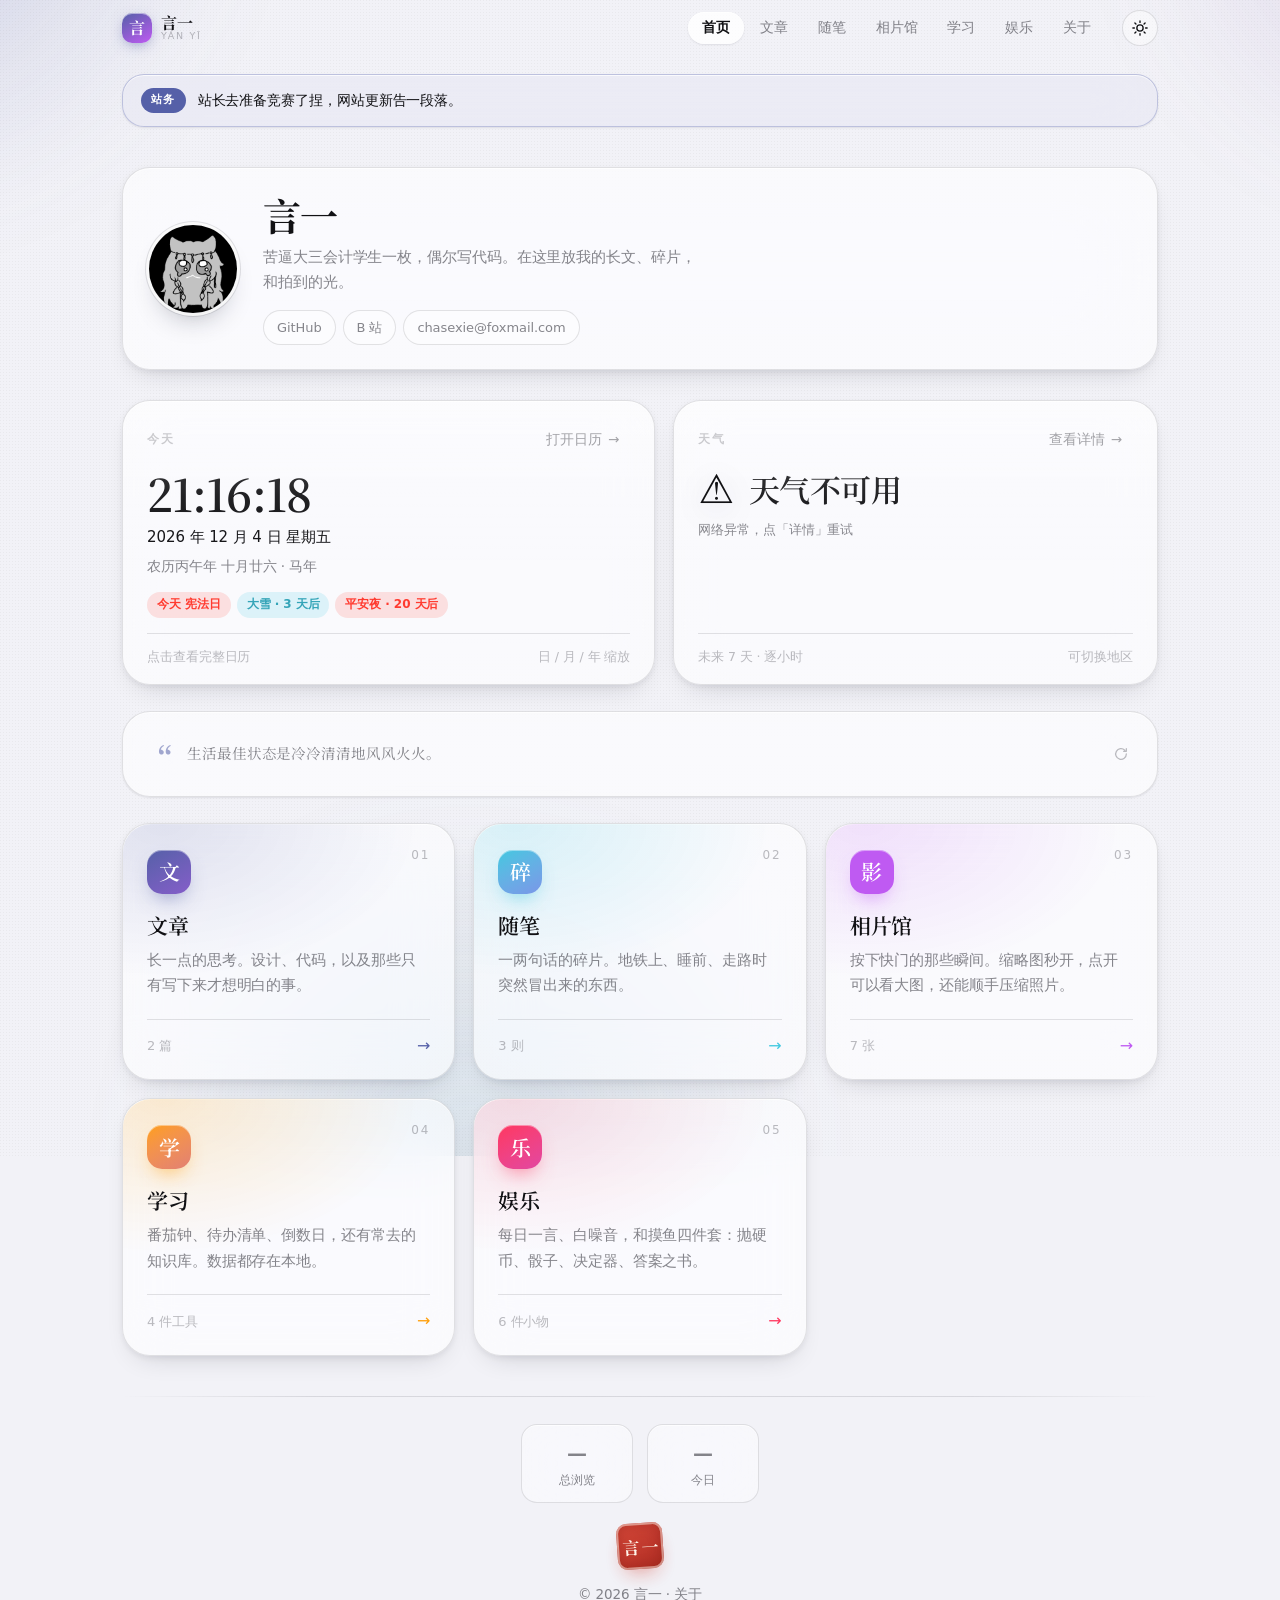
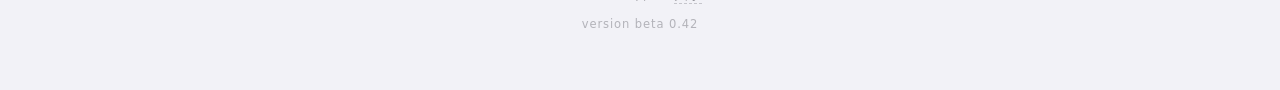
<file: index.html>
<!DOCTYPE html>
<html lang="zh-CN" data-theme="light">
<head>
<meta charset="UTF-8">
<meta name="viewport" content="width=device-width,initial-scale=1,viewport-fit=cover">
<meta name="theme-color" content="#F2F2F7" media="(prefers-color-scheme: light)">
<meta name="theme-color" content="#000000" media="(prefers-color-scheme: dark)">
<title>言一</title>
<meta name="description" content="言一的个人网站：文章、随笔、相片馆，还有日历、天气、学习与娱乐小工具。">
<meta property="og:type" content="website">
<meta property="og:site_name" content="言一">
<meta property="og:title" content="言一">
<meta property="og:description" content="文章、随笔、相片馆，还有日历、天气、学习与娱乐小工具。">
<meta property="og:url" content="https://esahc-shen.github.io/FIRSTWEB/">
<meta property="og:image" content="https://esahc-shen.github.io/FIRSTWEB/photos/gallery-01-view.webp">
<meta name="twitter:card" content="summary_large_image">

<script>
(function(){
  document.documentElement.classList.add('js');
  try{
    var t = localStorage.getItem('theme');
    if(!t && window.matchMedia('(prefers-color-scheme: dark)').matches) t = 'dark';
    if(t) document.documentElement.dataset.theme = t;
  }catch(e){}
})();
</script>

<link rel="preconnect" href="https://fonts.googleapis.com">
<link rel="preconnect" href="https://fonts.gstatic.com" crossorigin>
<link href="https://fonts.googleapis.com/css2?family=Noto+Serif+SC:wght@400;600;700&display=swap" rel="stylesheet">
<link rel="stylesheet" href="assets/base.css">

<style>
/* =========================================================
   首页
   ========================================================= */
.hero{
  max-width:var(--maxw);
  margin:0 auto;
  padding:40px var(--gutter) 30px;
}
.profile{
  display:flex;
  gap:26px;
  align-items:center;
  padding:24px 26px;
  border-radius:var(--r-xl);
  background:var(--glass);
  -webkit-backdrop-filter:var(--blur-strong);
  backdrop-filter:var(--blur-strong);
  border:1px solid var(--line);
  box-shadow:var(--sh-2), inset 0 1px 0 var(--sheen);
}
.avatar{
  width:88px;height:88px;
  border-radius:50%;
  object-fit:cover;
  flex-shrink:0;
  background:var(--fill);
  box-shadow:0 0 0 3px var(--glass-strong), 0 0 0 4px var(--line), 0 16px 30px -16px rgba(15,23,42,.45);
  transition:transform .5s var(--spring);
}
@media (hover:hover){.profile:hover .avatar{transform:scale(1.035) rotate(-1.5deg)}}

.profile-info h1{
  font-family:var(--serif);
  font-size:clamp(28px,5.4vw,38px);
  font-weight:700;
  letter-spacing:-.02em;
  margin:0 0 7px;
  line-height:1.2;
}
.bio{
  margin:0 0 14px;
  color:var(--text-2);
  font-size:15px;
  max-width:46ch;
  line-height:1.7;
}
.socials{display:flex;gap:7px;flex-wrap:wrap;align-items:center}
.socials a,
.socials .social-text{
  display:inline-flex;
  align-items:center;
  gap:5px;
  font-size:13px;
  font-weight:500;
  color:var(--text-2);
  text-decoration:none;
  padding:6px 13px;
  border-radius:var(--r-full);
  border:1px solid var(--line);
  background:var(--glass-thin);
  transition:color var(--t-fast),border-color var(--t-fast),transform var(--t-fast) var(--spring),background var(--t-fast);
}
@media (hover:hover){
  .socials a:hover{color:var(--accent);border-color:color-mix(in srgb,var(--accent) 40%,transparent);transform:translateY(-1.5px)}
}
.socials .social-text{cursor:pointer;font-variant-numeric:tabular-nums}
@media (hover:hover){.socials .social-text:hover{color:var(--accent);border-color:color-mix(in srgb,var(--accent) 40%,transparent)}}

/* ---------- 站务公告条 ---------- */
.notice{
  max-width:var(--maxw);
  margin:0 auto;
  padding:18px var(--gutter) 0;
}
.notice-in{
  display:flex;
  align-items:center;
  gap:12px;
  padding:13px 18px;
  border-radius:var(--r-l);
  background:color-mix(in srgb, var(--accent) 9%, var(--glass));
  -webkit-backdrop-filter:var(--blur);
  backdrop-filter:var(--blur);
  border:1px solid color-mix(in srgb, var(--accent) 30%, transparent);
  box-shadow:var(--sh-1), inset 0 1px 0 var(--sheen);
}
.notice-tag{
  flex:0 0 auto;
  font-size:11px;
  font-weight:700;
  letter-spacing:.12em;
  color:var(--on-accent);
  background:var(--accent);
  border-radius:var(--r-full);
  padding:3px 10px 4px;
}
.notice-text{
  flex:1 1 auto;
  min-width:0;
  margin:0;
  font-size:14px;
  line-height:1.7;
  color:var(--text);
}

/* ---------- 今天 / 天气 ---------- */
.modules{
  max-width:var(--maxw);
  margin:0 auto;
  padding:0 var(--gutter) 26px;
  display:grid;
  grid-template-columns:minmax(0,1.1fr) minmax(0,1fr);
  gap:18px;
  align-items:stretch;
}
.mod{
  display:flex;
  flex-direction:column;
  padding:22px 24px 16px;
  border-radius:var(--r-xl);
  cursor:pointer;
}
.mod-head{display:flex;align-items:center;gap:10px;margin-bottom:14px}
.mod-label{
  font-size:11.5px;
  font-weight:600;
  letter-spacing:.14em;
  text-transform:uppercase;
  color:var(--text-3);
}
.mod-clock{
  font-family:var(--serif);
  font-size:clamp(32px,6.4vw,45px);
  font-weight:600;
  line-height:1.05;
  letter-spacing:-.02em;
  font-variant-numeric:tabular-nums;
  margin:0 0 9px;
}
.mod-date{margin:0 0 5px;font-size:15px;font-weight:500}
.mod-lunar{margin:0 0 15px;font-size:13.5px;color:var(--text-2)}
.mod-tags{display:flex;gap:6px;flex-wrap:wrap;margin-bottom:15px;min-height:24px}
.mod-foot{
  display:flex;align-items:center;justify-content:space-between;gap:10px;
  margin-top:auto;
  padding-top:13px;
  border-top:1px solid var(--line);
  font-size:12.5px;color:var(--text-3);
}

.w-now{display:flex;align-items:center;gap:15px;margin-bottom:11px}
.w-icon{
  font-size:40px;
  line-height:1;
  flex-shrink:0;
  filter:drop-shadow(0 6px 14px rgba(15,23,42,.18));
}
.w-main{
  font-family:var(--serif);
  font-size:clamp(25px,5.2vw,31px);
  font-weight:600;
  line-height:1.12;
  letter-spacing:-.02em;
  margin:0;
}
.w-sub{margin:0 0 15px;font-size:13px;color:var(--text-2);line-height:1.6}
.w-strip{display:grid;grid-template-columns:repeat(3,1fr);gap:8px;margin-bottom:15px}
.w-day{
  display:flex;flex-direction:column;align-items:center;gap:4px;
  padding:10px 4px;
  border-radius:var(--r-m);
  background:var(--fill);
  transition:transform var(--t) var(--spring-soft),background var(--t-fast);
  animation:popIn .5s var(--spring-soft) backwards;
}
@media (hover:hover){.w-day:hover{transform:translateY(-2px);background:var(--fill-2)}}
.w-day-l{font-size:11.5px;color:var(--text-3)}
.w-day-i{font-size:18px;line-height:1}
.w-day-t{font-size:12.5px;color:var(--text-2);font-variant-numeric:tabular-nums}
.w-day-t b{color:var(--text);font-weight:600}

/* ---------- 三个专栏 ---------- */
.columns{
  max-width:var(--maxw);
  margin:0 auto;
  padding:0 var(--gutter) 40px;
  display:grid;
  grid-template-columns:repeat(auto-fit,minmax(min(100%,272px),1fr));
  gap:18px;
  align-items:stretch;
}
.col{
  position:relative;
  display:flex;
  flex-direction:column;
  min-height:236px;
  padding:26px 24px 20px;
  border-radius:var(--r-xl);
  background:var(--glass);
  -webkit-backdrop-filter:var(--blur);
  backdrop-filter:var(--blur);
  border:1px solid var(--line);
  box-shadow:var(--sh-2), inset 0 1px 0 var(--sheen);
  text-decoration:none;
  color:inherit;
  overflow:hidden;
  transition:transform .52s var(--spring-soft), box-shadow .52s var(--spring-soft), border-color var(--t);
}
.col::before{
  content:"";
  position:absolute;
  inset:0;
  border-radius:inherit;
  pointer-events:none;
  background:radial-gradient(118% 92% at 12% 0%, var(--tint-soft), transparent 66%);
  opacity:.9;
}
@media (hover:hover){
  .col:hover{transform:translateY(-6px) scale(1.006);box-shadow:var(--sh-3), inset 0 1px 0 var(--sheen)}
}
.col:active{transform:translateY(-1px) scale(.988)}
.col--article{--tint:var(--accent);--tint-soft:color-mix(in srgb,var(--accent) 18%,transparent)}
.col--note{--tint:var(--teal);--tint-soft:color-mix(in srgb,var(--teal) 20%,transparent)}
.col--photo{--tint:var(--purple);--tint-soft:color-mix(in srgb,var(--purple) 18%,transparent)}
.col--study{--tint:var(--orange);--tint-soft:color-mix(in srgb,var(--orange) 20%,transparent)}
.col--play{--tint:var(--pink);--tint-soft:color-mix(in srgb,var(--pink) 16%,transparent)}

/* ---------- 一言条 ---------- */
.daily-quote{
  max-width:var(--maxw);
  margin:0 auto;
  padding:0 var(--gutter) 26px;
}
.dq{
  display:flex;
  align-items:center;
  gap:14px;
  padding:15px 20px;
  border-radius:var(--r-xl);
  background:var(--glass);
  -webkit-backdrop-filter:var(--blur);
  backdrop-filter:var(--blur);
  border:1px solid var(--line);
  box-shadow:var(--sh-1), inset 0 1px 0 var(--sheen);
}
.dq-mark{
  flex:0 0 auto;
  font-family:var(--serif);
  font-size:30px;
  font-weight:700;
  line-height:.6;
  color:color-mix(in srgb, var(--accent) 55%, transparent);
  transform:translateY(4px);
}
.dq-text{
  flex:1 1 auto;
  min-width:0;
  font-family:var(--serif);
  font-size:14.5px;
  line-height:1.7;
  color:var(--text-2);
  white-space:nowrap;
  overflow:hidden;
  text-overflow:ellipsis;
  transition:opacity .26s var(--ease);
}
.dq.is-switching .dq-text{opacity:0}
.dq-refresh{
  flex:0 0 auto;
  width:32px;height:32px;
  border:0;border-radius:50%;
  background:none;
  color:var(--text-3);
  cursor:pointer;
  display:grid;place-items:center;
  transition:color var(--t-fast),background var(--t-fast),transform .5s var(--ease);
  -webkit-tap-highlight-color:transparent;
}
@media (hover:hover){.dq-refresh:hover{color:var(--accent);background:var(--fill)}}
.dq-refresh:active{transform:rotate(180deg)}
.dq-refresh svg{width:16px;height:16px}
.dq-refresh.is-busy svg{animation:spin .8s linear infinite}

/* 打字机签名 */
.typer::after{
  content:"";
  display:inline-block;
  width:2px;height:1em;
  margin-left:2px;
  background:var(--accent);
  vertical-align:-.12em;
  animation:caret 1.05s steps(1) infinite;
}
@keyframes caret{0%,55%{opacity:1}56%,100%{opacity:0}}
@media (prefers-reduced-motion:reduce){.typer::after{animation:none}}

.col-num{
  position:absolute;top:22px;right:24px;
  font-size:12px;letter-spacing:.16em;
  color:var(--text-3);
  font-variant-numeric:tabular-nums;
}
.col-glyph{
  position:relative;
  display:grid;place-items:center;
  width:44px;height:44px;
  border-radius:15px;
  font-family:var(--serif);
  font-size:21px;font-weight:600;line-height:1;
  color:#fff;
  background:linear-gradient(150deg,var(--tint),color-mix(in srgb,var(--tint) 55%,var(--purple)));
  box-shadow:0 10px 22px -10px color-mix(in srgb,var(--tint) 85%,transparent), inset 0 1px 0 rgba(255,255,255,.42);
  margin-bottom:17px;
  transition:transform .5s var(--spring);
}
@media (hover:hover){.col:hover .col-glyph{transform:scale(1.07) rotate(-3deg)}}
.col-title{
  position:relative;
  font-family:var(--serif);
  font-size:21px;font-weight:600;line-height:1.4;
  margin:0 0 8px;
}
.col-desc{
  position:relative;
  margin:0 0 20px;
  font-size:14.5px;line-height:1.75;
  color:var(--text-2);
  flex:1 1 auto;
}
.col-foot{
  position:relative;
  display:flex;align-items:center;justify-content:space-between;gap:10px;
  padding-top:13px;
  border-top:1px solid var(--line);
  font-size:13px;color:var(--text-3);
}
.col-arrow{color:var(--tint);font-size:16px;transition:transform .34s var(--spring)}
@media (hover:hover){.col:hover .col-arrow{transform:translateX(5px)}}

@media (max-width:860px){
  .modules{grid-template-columns:1fr}
}
@media (max-width:720px){
  .notice{padding:14px var(--gutter) 0}
  .hero{padding:24px var(--gutter) 20px}
  .profile{gap:16px;padding:18px;align-items:flex-start;border-radius:26px}
  .avatar{width:66px;height:66px}
  .modules{padding:0 var(--gutter) 20px;gap:14px}
  .mod{padding:18px 18px 14px;border-radius:26px}
  .daily-quote{padding:0 var(--gutter) 20px}
  .dq{padding:13px 16px;border-radius:24px}
  .columns{padding:0 var(--gutter) 30px;gap:14px}
  .col{min-height:0;padding:22px 20px 17px;border-radius:26px}
  .col-glyph{width:40px;height:40px;font-size:19px;border-radius:14px;margin-bottom:14px}
}
</style>
</head>

<body>

<div class="aura" aria-hidden="true"><i></i><i></i><i></i></div>

<!-- ============ 导航栏 ============ -->
<header class="topnav" id="topnav">
  <div class="topnav-inner">
    <a class="brand" href="index.html">
      <span class="brand-mark">言</span>
      <span class="brand-text"><b>言一</b><i>Yán Yī</i></span>
    </a>
    <nav class="nav-links">
      <span class="nav-pill" aria-hidden="true"></span>
      <a href="index.html" data-match="index.html calendar.html weather.html">首页</a>
      <a href="articles.html" data-match="articles.html article-whitespace.html article-why-blog.html">文章</a>
      <a href="notes.html" data-match="notes.html">随笔</a>
      <a href="gallery.html" data-match="gallery.html">相片馆</a>
      <a href="study.html" data-match="study.html">学习</a>
      <a href="play.html" data-match="play.html">娱乐</a>
      <a href="about.html" data-match="about.html">关于</a>
    </nav>
    <div class="nav-actions">
      <button class="icon-btn theme-toggle" id="themeToggle" aria-label="切换深浅色主题">
        <svg class="icon-sun" viewBox="0 0 24 24" fill="none" stroke="currentColor" stroke-width="1.8" stroke-linecap="round">
          <circle cx="12" cy="12" r="4.2"/>
          <path d="M12 2.5v2M12 19.5v2M2.5 12h2M19.5 12h2M5.2 5.2l1.4 1.4M17.4 17.4l1.4 1.4M18.8 5.2l-1.4 1.4M6.6 17.4l-1.4 1.4"/>
        </svg>
        <svg class="icon-moon" viewBox="0 0 24 24" fill="none" stroke="currentColor" stroke-width="1.8" stroke-linecap="round" stroke-linejoin="round">
          <path d="M20.5 14.2A8.5 8.5 0 1 1 9.8 3.5a6.8 6.8 0 0 0 10.7 10.7z"/>
        </svg>
      </button>
    </div>
  </div>
  <div class="nav-progress" aria-hidden="true"></div>
</header>

<div class="page">

  <aside class="notice" role="note">
    <div class="notice-in">
      <span class="notice-tag">站务</span>
      <p class="notice-text">站长去准备竞赛了捏，网站更新告一段落。</p>
    </div>
  </aside>

  <header class="hero">
    <div class="profile spot">
      <img class="avatar" src="avatar.png" alt="言一的头像" width="88" height="88">
      <div class="profile-info">
        <h1>言一</h1>
        <p class="bio">苦逼大三会计学生一枚，偶尔写代码。在这里放我的长文、碎片，和拍到的光。</p>
        <nav class="socials">
          <a href="https://github.com/ESAHC-SHEN" target="_blank" rel="noopener noreferrer">GitHub</a>
          <a href="https://space.bilibili.com/349922207?spm_id_from=333.1007.0.0" target="_blank" rel="noopener noreferrer">B 站</a>
          <span class="social-text" data-copy="chasexie@foxmail.com" title="点击复制邮箱">chasexie@foxmail.com</span>
        </nav>
      </div>
    </div>
  </header>

  <section class="modules">

    <article class="card mod lift spot" id="modToday" tabindex="0" role="link" aria-label="打开日历">
      <div class="mod-head">
        <span class="mod-label">今天</span>
        <a class="ghost-btn push-right" href="calendar.html">打开日历 <span class="arw">→</span></a>
      </div>
      <p class="mod-clock" id="modClock">--:--:--</p>
      <p class="mod-date" id="modDate">加载中…</p>
      <p class="mod-lunar" id="modLunar"></p>
      <div class="mod-tags" id="modTags"></div>
      <div class="mod-foot">
        <span>点击查看完整日历</span>
        <span>日 / 月 / 年 缩放</span>
      </div>
    </article>

    <article class="card mod lift spot" id="modWeather" tabindex="0" role="link" aria-label="查看天气详情">
      <div class="mod-head">
        <span class="mod-label">天气</span>
        <a class="ghost-btn push-right" href="weather.html">查看详情 <span class="arw">→</span></a>
      </div>
      <div class="w-now">
        <span class="w-icon" id="wIcon">⏳</span>
        <p class="w-main" id="wMain">--°C</p>
      </div>
      <p class="w-sub" id="wSub">正在获取天气…</p>
      <div class="w-strip" id="wStrip"></div>
      <div class="mod-foot">
        <span>未来 7 天 · 逐小时</span>
        <span>可切换地区</span>
      </div>
    </article>

  </section>

  <!-- 每日一言条 -->
  <section class="daily-quote">
    <div class="dq" id="dq">
      <span class="dq-mark" aria-hidden="true">“</span>
      <p class="dq-text" id="dqText">正在为你挑一句话…</p>
      <button class="dq-refresh" id="dqRefresh" type="button" aria-label="换一句">
        <svg viewBox="0 0 24 24" fill="none" stroke="currentColor" stroke-width="1.9" stroke-linecap="round" stroke-linejoin="round"><path d="M20 12a8 8 0 1 1-2.34-5.66M20 4v4h-4"/></svg>
      </button>
    </div>
  </section>

  <main class="columns">
    <a class="col col--article spot" href="articles.html">
      <span class="col-num">01</span>
      <span class="col-glyph">文</span>
      <h2 class="col-title">文章</h2>
      <p class="col-desc">长一点的思考。设计、代码，以及那些只有写下来才想明白的事。</p>
      <span class="col-foot">
        <span>2 篇</span>
        <span class="col-arrow" aria-hidden="true">→</span>
      </span>
    </a>

    <a class="col col--note spot" href="notes.html">
      <span class="col-num">02</span>
      <span class="col-glyph">碎</span>
      <h2 class="col-title">随笔</h2>
      <p class="col-desc">一两句话的碎片。地铁上、睡前、走路时突然冒出来的东西。</p>
      <span class="col-foot">
        <span>3 则</span>
        <span class="col-arrow" aria-hidden="true">→</span>
      </span>
    </a>

    <a class="col col--photo spot" href="gallery.html">
      <span class="col-num">03</span>
      <span class="col-glyph">影</span>
      <h2 class="col-title">相片馆</h2>
      <p class="col-desc">按下快门的那些瞬间。缩略图秒开，点开可以看大图，还能顺手压缩照片。</p>
      <span class="col-foot">
        <span>7 张</span>
        <span class="col-arrow" aria-hidden="true">→</span>
      </span>
    </a>

    <a class="col col--study spot" href="study.html">
      <span class="col-num">04</span>
      <span class="col-glyph">学</span>
      <h2 class="col-title">学习</h2>
      <p class="col-desc">番茄钟、待办清单、倒数日，还有常去的知识库。数据都存在本地。</p>
      <span class="col-foot">
        <span>4 件工具</span>
        <span class="col-arrow" aria-hidden="true">→</span>
      </span>
    </a>

    <a class="col col--play spot" href="play.html">
      <span class="col-num">05</span>
      <span class="col-glyph">乐</span>
      <h2 class="col-title">娱乐</h2>
      <p class="col-desc">每日一言、白噪音，和摸鱼四件套：抛硬币、骰子、决定器、答案之书。</p>
      <span class="col-foot">
        <span>6 件小物</span>
        <span class="col-arrow" aria-hidden="true">→</span>
      </span>
    </a>
  </main>

  <footer class="site-footer">
    <div class="foot-stats">
      <span class="stat"><b id="pvTotal">—</b><i>总浏览</i></span>
      <span class="stat"><b id="pvToday">—</b><i>今日</i></span>
    </div>
    <span class="seal" aria-hidden="true">言一</span>
    <p class="foot-line">© 2026 言一 · <a class="foot-link" href="about.html">关于</a></p>
    <p class="foot-ver">version <span id="siteVersion">beta 0.42</span></p>
  </footer>

</div>

<nav class="tabbar" aria-label="主导航">
  <div class="tabbar-inner">
    <a class="tab" href="index.html" data-match="index.html calendar.html weather.html">
      <svg viewBox="0 0 24 24" fill="none" stroke="currentColor" stroke-width="1.7" stroke-linecap="round" stroke-linejoin="round"><path d="M4 10.6 12 4l8 6.6V19a1.6 1.6 0 0 1-1.6 1.6h-3.6v-5.4H9.2v5.4H5.6A1.6 1.6 0 0 1 4 19z"/></svg>
      <span>首页</span>
    </a>
    <a class="tab" href="articles.html" data-match="articles.html">
      <svg viewBox="0 0 24 24" fill="none" stroke="currentColor" stroke-width="1.7" stroke-linecap="round" stroke-linejoin="round"><path d="M7 3.6h6.6L18 8v12a1.4 1.4 0 0 1-1.4 1.4H7A1.4 1.4 0 0 1 5.6 20V5A1.4 1.4 0 0 1 7 3.6z"/><path d="M13.2 3.6V8H18M8.6 12.4h6.8M8.6 15.8h4.4"/></svg>
      <span>文章</span>
    </a>
    <a class="tab" href="notes.html" data-match="notes.html">
      <svg viewBox="0 0 24 24" fill="none" stroke="currentColor" stroke-width="1.7" stroke-linecap="round" stroke-linejoin="round"><path d="M20.2 3.8c-6.2.2-10.7 4.3-12.4 10L6 20l6.2-1.8c5.7-1.7 9.8-6.2 10-12.4z"/><path d="M14.6 9.4 6 20"/></svg>
      <span>随笔</span>
    </a>
    <a class="tab" href="gallery.html" data-match="gallery.html">
      <svg viewBox="0 0 24 24" fill="none" stroke="currentColor" stroke-width="1.7" stroke-linecap="round" stroke-linejoin="round"><rect x="3.6" y="4.8" width="16.8" height="14.4" rx="3.2"/><circle cx="9" cy="10" r="1.5"/><path d="m4.4 16.8 4.9-4.4 3.9 3.5 3-2.5 3.4 3"/></svg>
      <span>相片馆</span>
    </a>
    <a class="tab" href="study.html" data-match="study.html">
      <svg viewBox="0 0 24 24" fill="none" stroke="currentColor" stroke-width="1.7" stroke-linecap="round" stroke-linejoin="round"><path d="M2.6 4.6h5.8a3.6 3.6 0 0 1 3.6 3.6v12.2a3 3 0 0 0-3-3H2.6z"/><path d="M21.4 4.6h-5.8a3.6 3.6 0 0 0-3.6 3.6v12.2a3 3 0 0 1 3-3h6.4z"/></svg>
      <span>学习</span>
    </a>
    <a class="tab" href="play.html" data-match="play.html">
      <svg viewBox="0 0 24 24" fill="none" stroke="currentColor" stroke-width="1.7" stroke-linecap="round" stroke-linejoin="round"><rect x="3.6" y="3.6" width="16.8" height="16.8" rx="4.2"/><circle cx="8.6" cy="8.6" r="1.15" fill="currentColor" stroke="none"/><circle cx="15.4" cy="15.4" r="1.15" fill="currentColor" stroke="none"/><circle cx="15.4" cy="8.6" r="1.15" fill="currentColor" stroke="none"/><circle cx="8.6" cy="15.4" r="1.15" fill="currentColor" stroke="none"/></svg>
      <span>娱乐</span>
    </a>
  </div>
</nav>

<script src="assets/app.js" defer></script>
<script src="assets/calendar.js" defer></script>
<script src="assets/weather.js" defer></script>

<script>
document.addEventListener('DOMContentLoaded', function () {
  // 卡片空白处也能跳转（按钮 / 链接除外），键盘 Enter 同样可用
  function linkify(id, href) {
    var el = document.getElementById(id);
    if (!el) return;
    el.addEventListener('click', function (e) {
      if (e.target.closest('a, button')) return;
      location.href = href;
    });
    el.addEventListener('keydown', function (e) {
      if (e.key === 'Enter' || e.key === ' ') {
        e.preventDefault();
        location.href = href;
      }
    });
  }
  linkify('modToday', 'calendar.html');
  linkify('modWeather', 'weather.html');

  YY.animate('.notice .notice-in', 60);
  YY.animate('.modules .mod', 90);
  YY.animate('.daily-quote .dq', 120);
  YY.animate('.columns .col', 80);

  /* ---------- 打字机签名 ---------- */
  (function () {
    var el = document.getElementById('typer');
    if (!el || YY.reduceMotion.matches) return;
    var lines = [
      '苦逼大三会计学生一枚，偶尔写代码。',
      '在这里放我的长文、碎片，和拍到的光。',
      '也在备考的路上，慢慢来。',
      '今天也要好好过。'
    ];
    var li = 0, ci = lines[0].length, deleting = false;
    function step() {
      var line = lines[li];
      if (!deleting) {
        ci++;
        if (ci >= line.length + 14) { deleting = true; ci = line.length; }
      } else {
        ci--;
        if (ci <= 0) { deleting = false; li = (li + 1) % lines.length; }
      }
      el.textContent = lines[li].slice(0, Math.max(0, Math.min(ci, lines[li].length)));
      setTimeout(step, deleting ? 34 : (ci >= lines[li].length ? 90 : 82));
    }
    setTimeout(step, 2600);
  })();

  /* ---------- 每日一言条 ---------- */
  (function () {
    var box = document.getElementById('dq');
    var text = document.getElementById('dqText');
    var btn = document.getElementById('dqRefresh');
    if (!box || !text || !btn) return;
    var FALLBACK = [
      '凡是过往，皆为序章。',
      '总之岁月漫长，然而值得等待。',
      '且视他人之疑目如盏盏鬼火，大胆地去走你的夜路。',
      '凌晨四点醒来，发现海棠花未眠。',
      '生活最佳状态是冷冷清清地风风火火。'
    ];
    function set(t) {
      box.classList.add('is-switching');
      setTimeout(function () {
        text.textContent = t;
        box.classList.remove('is-switching');
      }, 240);
    }
    function load() {
      btn.classList.add('is-busy');
      var ctrl = new AbortController();
      var timer = setTimeout(function () { ctrl.abort(); }, 3200);
      fetch('https://v1.hitokoto.cn/?c=d&c=i&c=k', { signal: ctrl.signal, cache: 'no-store' })
        .then(function (r) { if (!r.ok) throw new Error('x'); return r.json(); })
        .then(function (j) { set(j.hitokoto + (j.from ? ' —— 《' + j.from + '》' : '')); })
        .catch(function () { set(FALLBACK[Math.floor(Math.random() * FALLBACK.length)]); })
        .finally(function () { clearTimeout(timer); btn.classList.remove('is-busy'); });
    }
    btn.addEventListener('click', load);
    load();
  })();

  /* ---------- 最近的倒数日：显示在「今天」模块的标签区 ---------- */
  (function () {
    var tags = document.getElementById('modTags');
    if (!tags) return;
    setTimeout(function () {
      var items = null;
      try { items = JSON.parse(localStorage.getItem('yy-countdowns') || 'null'); } catch (e) {}
      if (!Array.isArray(items) || !items.length) return;
      var today = new Date(); today.setHours(0, 0, 0, 0);
      var best = null, bestD = Infinity;
      items.forEach(function (it) {
        var d = Math.round((new Date(it.date + 'T00:00:00') - today) / 86400000);
        if (d >= 0 && d < bestD) { bestD = d; best = it; }
      });
      if (!best) return;
      var tag = document.createElement('a');
      tag.className = 'tag tag--3';
      tag.href = 'study.html';
      tag.textContent = best.name + ' · ' + (bestD === 0 ? '就是今天' : '还有 ' + bestD + ' 天');
      tags.appendChild(tag);
    }, 600);
  })();
});
</script>

</body>
</html>
</file>
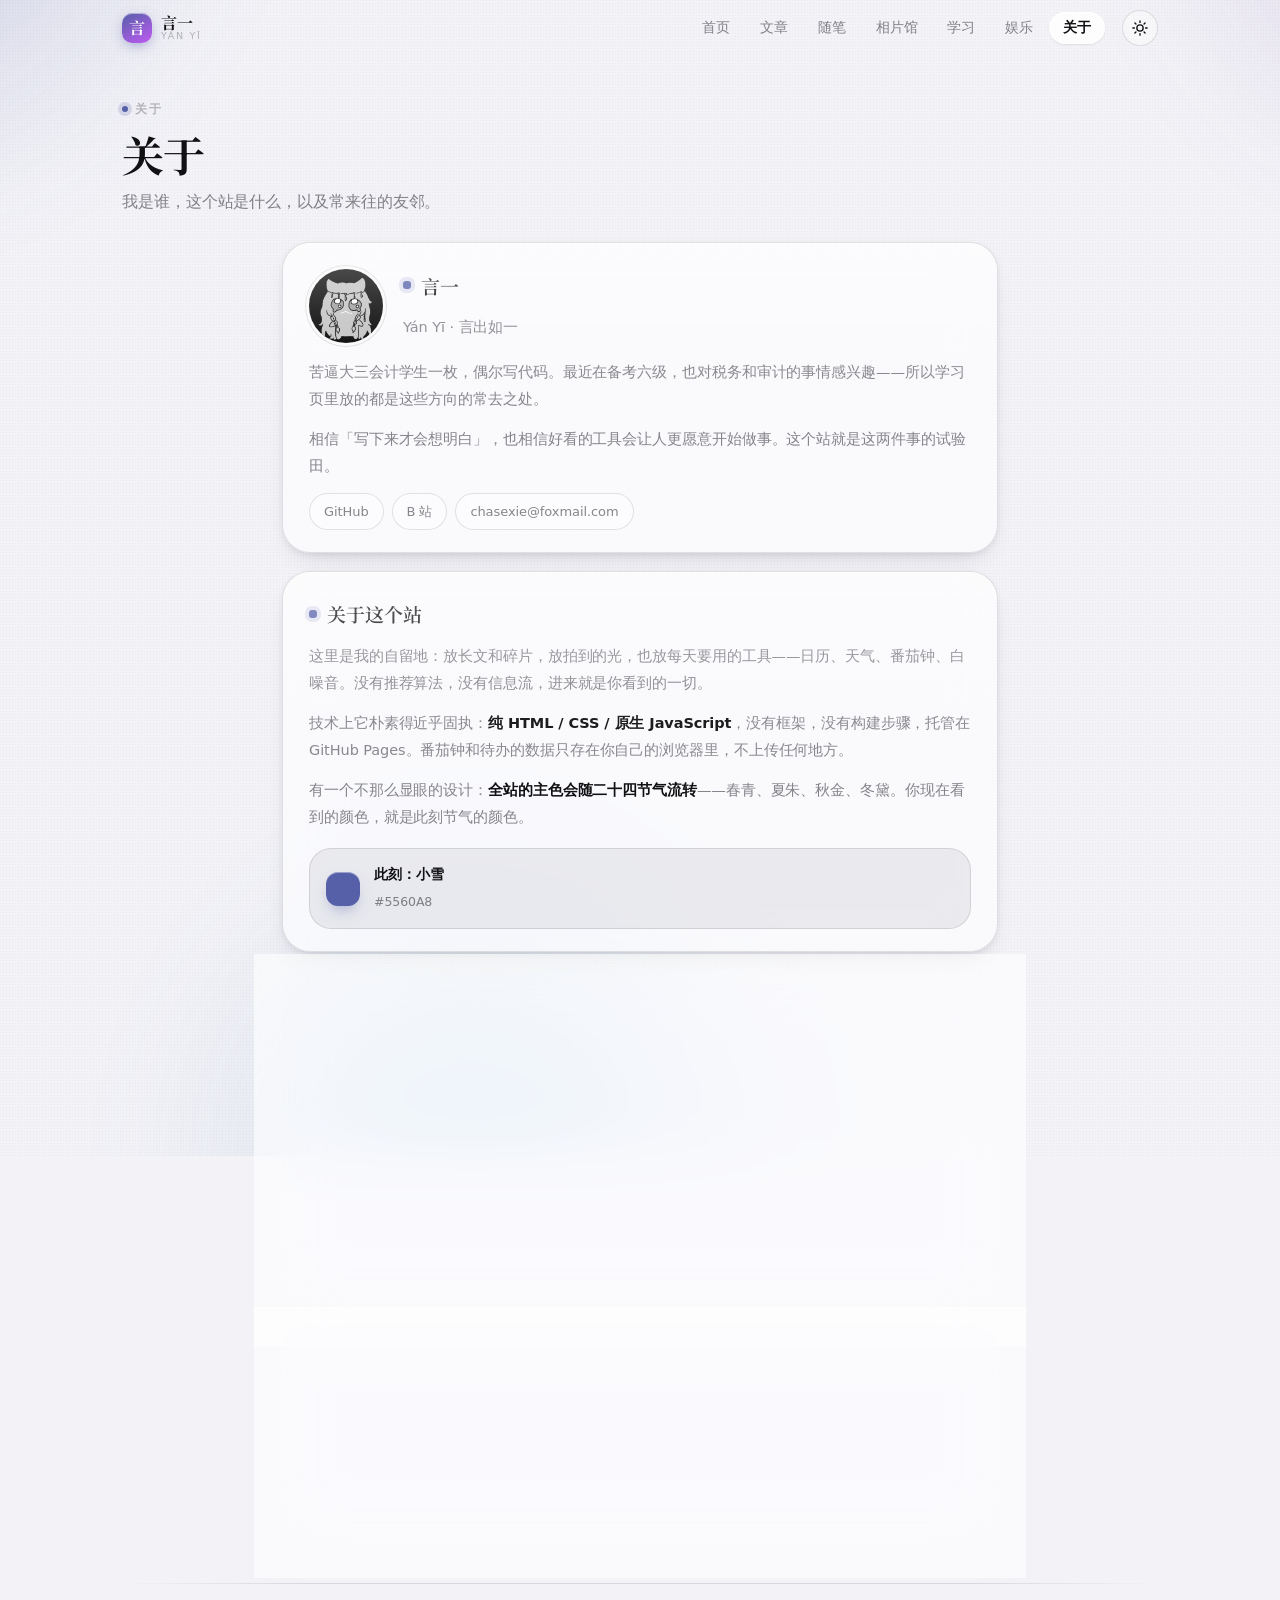
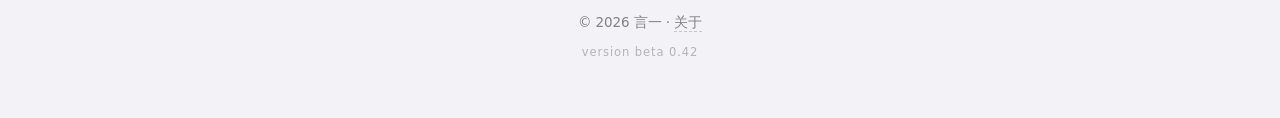
<file: about.html>
<!DOCTYPE html>
<html lang="zh-CN" data-theme="light">
<head>
<meta charset="UTF-8">
<meta name="viewport" content="width=device-width,initial-scale=1,viewport-fit=cover">
<meta name="theme-color" content="#F2F2F7" media="(prefers-color-scheme: light)">
<meta name="theme-color" content="#000000" media="(prefers-color-scheme: dark)">
<title>关于 · 言一</title>
<meta name="description" content="关于言一，关于这个站，以及常来往的友邻。">
<meta property="og:type" content="website">
<meta property="og:site_name" content="言一">
<meta property="og:title" content="关于 · 言一">
<meta property="og:description" content="关于言一，关于这个站，以及常来往的友邻。">
<meta property="og:url" content="https://esahc-shen.github.io/FIRSTWEB/about.html">
<meta property="og:image" content="https://esahc-shen.github.io/FIRSTWEB/photos/gallery-01-view.webp">
<meta name="twitter:card" content="summary_large_image">

<script>
(function(){
  document.documentElement.classList.add('js');
  try{
    var t = localStorage.getItem('theme');
    if(!t && window.matchMedia('(prefers-color-scheme: dark)').matches) t = 'dark';
    if(t) document.documentElement.dataset.theme = t;
  }catch(e){}
})();
</script>

<link rel="preconnect" href="https://fonts.googleapis.com">
<link rel="preconnect" href="https://fonts.gstatic.com" crossorigin>
<link href="https://fonts.googleapis.com/css2?family=Noto+Serif+SC:wght@400;600;700&display=swap" rel="stylesheet">
<link rel="stylesheet" href="assets/base.css">

<style>
.about{
  max-width:var(--narrow);
  margin:0 auto;
  padding:0 var(--gutter) 46px;
  display:flex;
  flex-direction:column;
  gap:18px;
}
.ab-card{
  padding:26px 26px 22px;
  border-radius:var(--r-xl);
}
.ab-card h2{
  font-family:var(--serif);
  font-size:19px;
  font-weight:600;
  margin:0 0 13px;
  display:flex;
  align-items:center;
  gap:10px;
}
.ab-card h2::before{
  content:"";
  width:8px;height:8px;
  border-radius:3px;
  background:var(--accent);
  box-shadow:0 0 0 4px color-mix(in srgb,var(--accent) 16%,transparent);
}
.ab-card p{
  margin:0 0 12px;
  font-size:14.5px;
  line-height:1.9;
  color:var(--text-2);
}
.ab-card p:last-child{margin-bottom:0}
.ab-card p b{color:var(--text);font-weight:600}

/* 关于我：头像行 */
.ab-me{display:flex;gap:20px;align-items:center;margin-bottom:16px}
.ab-avatar{
  width:74px;height:74px;
  border-radius:50%;
  object-fit:cover;
  flex-shrink:0;
  background:var(--fill);
  box-shadow:0 0 0 3px var(--glass-strong), 0 0 0 4px var(--line);
}
.ab-me-name{
  font-family:var(--serif);
  font-size:26px;font-weight:700;
  margin:0 0 5px;
  letter-spacing:-.01em;
}
.ab-me-tag{margin:0;font-size:13.5px;color:var(--text-2)}

/* 节气色小卡 */
.ab-tone{
  display:flex;
  align-items:center;
  gap:14px;
  margin-top:16px;
  padding:14px 16px;
  border-radius:var(--r-l);
  background:var(--fill);
  border:1px solid var(--line);
}
.ab-tone-dot{
  width:34px;height:34px;
  border-radius:12px;
  flex-shrink:0;
  background:var(--accent);
  box-shadow:0 8px 18px -8px color-mix(in srgb,var(--accent) 80%,transparent), inset 0 1px 0 rgba(255,255,255,.4);
}
.ab-tone b{display:block;font-size:14px;font-weight:600;margin-bottom:2px}
.ab-tone span{font-size:12.5px;color:var(--text-2);font-variant-numeric:tabular-nums}

/* 编年史 */
.ab-line{list-style:none;margin:0;padding:0}
.ab-line li{
  position:relative;
  padding:0 0 18px 26px;
  border-left:1px solid var(--line-strong);
}
.ab-line li:last-child{padding-bottom:2px}
.ab-line li::before{
  content:"";
  position:absolute;
  left:-5px;top:6px;
  width:9px;height:9px;
  border-radius:50%;
  background:var(--surface);
  border:2px solid var(--accent);
}
.ab-line .v{
  font-size:12px;
  font-weight:600;
  letter-spacing:.1em;
  color:var(--accent);
  font-variant-numeric:tabular-nums;
}
.ab-line .t{font-size:14px;line-height:1.75;color:var(--text-2);margin-top:2px}
.ab-line .t b{color:var(--text);font-weight:600}

/* 友邻 */
.ab-friends{display:grid;gap:12px}
.friend{
  display:flex;
  align-items:center;
  gap:15px;
  padding:15px 17px;
  border-radius:var(--r-l);
  background:var(--glass-thin);
  border:1px solid var(--line);
  text-decoration:none;
  color:inherit;
  transition:transform .4s var(--spring-soft), border-color var(--t-fast), background var(--t-fast);
}
@media (hover:hover){
  .friend:hover{transform:translateY(-2px);border-color:color-mix(in srgb,var(--accent) 35%,transparent);background:var(--glass)}
}
.friend-glyph{
  width:44px;height:44px;
  border-radius:14px;
  display:grid;place-items:center;
  flex-shrink:0;
  font-family:var(--serif);
  font-size:19px;font-weight:700;
  color:#fff;
  background:linear-gradient(150deg,var(--fc,#BF5AF2),color-mix(in srgb,var(--fc,#BF5AF2) 55%,#000));
  box-shadow:0 10px 20px -10px color-mix(in srgb,var(--fc,#BF5AF2) 85%,transparent), inset 0 1px 0 rgba(255,255,255,.4);
}
.friend-info{flex:1 1 auto;min-width:0}
.friend-info b{display:block;font-size:15px;font-weight:600;margin-bottom:2px}
.friend-info span{
  display:block;
  font-size:12.5px;color:var(--text-2);
  white-space:nowrap;overflow:hidden;text-overflow:ellipsis;
}
.friend-arrow{color:var(--text-3);font-size:15px;flex-shrink:0;transition:transform .3s var(--spring),color var(--t-fast)}
@media (hover:hover){.friend:hover .friend-arrow{transform:translate(2px,-2px);color:var(--accent)}}

/* 联系 */
.ab-socials{display:flex;gap:8px;flex-wrap:wrap}
.ab-socials a,.ab-socials .ab-mail{
  display:inline-flex;align-items:center;gap:5px;
  font-size:13px;font-weight:500;
  color:var(--text-2);
  text-decoration:none;
  padding:7px 14px;
  border-radius:var(--r-full);
  border:1px solid var(--line);
  background:var(--glass-thin);
  cursor:pointer;
  transition:color var(--t-fast),border-color var(--t-fast),transform var(--t-fast) var(--spring);
}
@media (hover:hover){
  .ab-socials a:hover,.ab-socials .ab-mail:hover{color:var(--accent);border-color:color-mix(in srgb,var(--accent) 40%,transparent);transform:translateY(-1.5px)}
}

@media (max-width:720px){
  .ab-card{padding:20px 19px 18px;border-radius:26px}
}
</style>
</head>

<body>

<div class="aura" aria-hidden="true"><i></i><i></i><i></i></div>

<header class="topnav" id="topnav">
  <div class="topnav-inner">
    <a class="brand" href="index.html">
      <span class="brand-mark">言</span>
      <span class="brand-text"><b>言一</b><i>Yán Yī</i></span>
    </a>
    <nav class="nav-links">
      <span class="nav-pill" aria-hidden="true"></span>
      <a href="index.html" data-match="index.html calendar.html weather.html">首页</a>
      <a href="articles.html" data-match="articles.html article-whitespace.html article-why-blog.html">文章</a>
      <a href="notes.html" data-match="notes.html">随笔</a>
      <a href="gallery.html" data-match="gallery.html">相片馆</a>
      <a href="study.html" data-match="study.html">学习</a>
      <a href="play.html" data-match="play.html">娱乐</a>
      <a href="about.html" data-match="about.html">关于</a>
    </nav>
    <div class="nav-actions">
      <button class="icon-btn theme-toggle" id="themeToggle" aria-label="切换深浅色主题">
        <svg class="icon-sun" viewBox="0 0 24 24" fill="none" stroke="currentColor" stroke-width="1.8" stroke-linecap="round">
          <circle cx="12" cy="12" r="4.2"/>
          <path d="M12 2.5v2M12 19.5v2M2.5 12h2M19.5 12h2M5.2 5.2l1.4 1.4M17.4 17.4l1.4 1.4M18.8 5.2l-1.4 1.4M6.6 17.4l-1.4 1.4"/>
        </svg>
        <svg class="icon-moon" viewBox="0 0 24 24" fill="none" stroke="currentColor" stroke-width="1.8" stroke-linecap="round" stroke-linejoin="round">
          <path d="M20.5 14.2A8.5 8.5 0 1 1 9.8 3.5a6.8 6.8 0 0 0 10.7 10.7z"/>
        </svg>
      </button>
    </div>
  </div>
  <div class="nav-progress" aria-hidden="true"></div>
</header>

<div class="page">

  <header class="site-header">
    <p class="eyebrow">关于</p>
    <h1 class="page-title">关于</h1>
    <p class="page-sub">我是谁，这个站是什么，以及常来往的友邻。</p>
  </header>

  <main class="about">

    <!-- 关于我 -->
    <section class="ab-card card spot">
      <div class="ab-me">
        <img class="ab-avatar" src="avatar.png" alt="言一的头像" width="74" height="74">
        <div>
          <h2 class="ab-me-name" style="font-family:var(--serif)">言一</h2>
          <p class="ab-me-tag">Yán Yī · 言出如一</p>
        </div>
      </div>
      <p>苦逼大三会计学生一枚，偶尔写代码。最近在备考六级，也对税务和审计的事情感兴趣——所以学习页里放的都是这些方向的常去之处。</p>
      <p>相信「写下来才会想明白」，也相信好看的工具会让人更愿意开始做事。这个站就是这两件事的试验田。</p>
      <div class="ab-socials">
        <a href="https://github.com/ESAHC-SHEN" target="_blank" rel="noopener noreferrer">GitHub</a>
        <a href="https://space.bilibili.com/349922207?spm_id_from=333.1007.0.0" target="_blank" rel="noopener noreferrer">B 站</a>
        <span class="ab-mail" data-copy="chasexie@foxmail.com" title="点击复制邮箱">chasexie@foxmail.com</span>
      </div>
    </section>

    <!-- 关于这个站 -->
    <section class="ab-card card spot">
      <h2>关于这个站</h2>
      <p>这里是我的自留地：放长文和碎片，放拍到的光，也放每天要用的工具——日历、天气、番茄钟、白噪音。没有推荐算法，没有信息流，进来就是你看到的一切。</p>
      <p>技术上它朴素得近乎固执：<b>纯 HTML / CSS / 原生 JavaScript</b>，没有框架，没有构建步骤，托管在 GitHub Pages。番茄钟和待办的数据只存在你自己的浏览器里，不上传任何地方。</p>
      <p>有一个不那么显眼的设计：<b>全站的主色会随二十四节气流转</b>——春青、夏朱、秋金、冬黛。你现在看到的颜色，就是此刻节气的颜色。</p>
      <div class="ab-tone" id="abTone" hidden>
        <span class="ab-tone-dot" id="abToneDot"></span>
        <div>
          <b id="abToneName">—</b>
          <span id="abToneHex">—</span>
        </div>
      </div>
    </section>

    <!-- 站点编年史 -->
    <section class="ab-card card spot">
      <h2>站点编年史</h2>
      <ol class="ab-line">
        <li>
          <div class="v">BETA 0.4 · 2026 年秋</div>
          <div class="t"><b>节气主题色</b>上线，全站色调开始随节气流转；新增关于页与友邻板块，补上了自定义 404。</div>
        </li>
        <li>
          <div class="v">BETA 0.3 · 2026 年 9 月</div>
          <div class="t">新增<b>学习</b>与<b>娱乐</b>两个板块；文章系统落成，页脚印上朱砂印章，埋下两枚彩蛋。</div>
        </li>
        <li>
          <div class="v">BETA 0.2 · 2026 年 9 月</div>
          <div class="t"><b>日历</b>（农历 / 节气 / 节日）、<b>天气</b>与<b>相片馆</b>上线，Liquid Glass 设计系统定型。</div>
        </li>
        <li>
          <div class="v">BETA 0.1 · 2026 年夏末</div>
          <div class="t">第一块砖：首页和文章列表。那时还没有印章，也没有节气色。</div>
        </li>
      </ol>
    </section>

    <!-- 友邻 -->
    <section class="ab-card card spot">
      <h2>友邻</h2>
      <p>常来往的朋友们。如果你的站也想挂在这里，发邮件告诉我。</p>
      <div class="ab-friends">
        <a class="friend" style="--fc:#BF5AF2" href="https://lhzrg.github.io/" target="_blank" rel="noopener noreferrer">
          <span class="friend-glyph">梦</span>
          <span class="friend-info">
            <b>梦溪村猪咪</b>
            <span>lhzrg.github.io · 一位好友的站</span>
          </span>
          <span class="friend-arrow">↗</span>
        </a>
      </div>
    </section>

  </main>

  <footer class="site-footer">
    <p class="foot-line">© 2026 言一 · <a class="foot-link" href="about.html">关于</a></p>
    <p class="foot-ver">version <span id="siteVersion">beta 0.42</span></p>
  </footer>

</div>

<script src="assets/app.js" defer></script>
<script>
document.addEventListener('DOMContentLoaded', function () {
  YY.animate('.about .ab-card', 90);

  // 当前节气色小卡
  if (YY.season) {
    var box = document.getElementById('abTone');
    document.getElementById('abToneName').textContent =
      '此刻：' + YY.season.term + (YY.season.isTermDay ? '（今天交节）' : '');
    document.getElementById('abToneHex').textContent = YY.season.color;
    document.getElementById('abToneDot').style.background = YY.season.color;
    box.hidden = false;
  }
});
</script>

</body>
</html>
</file>
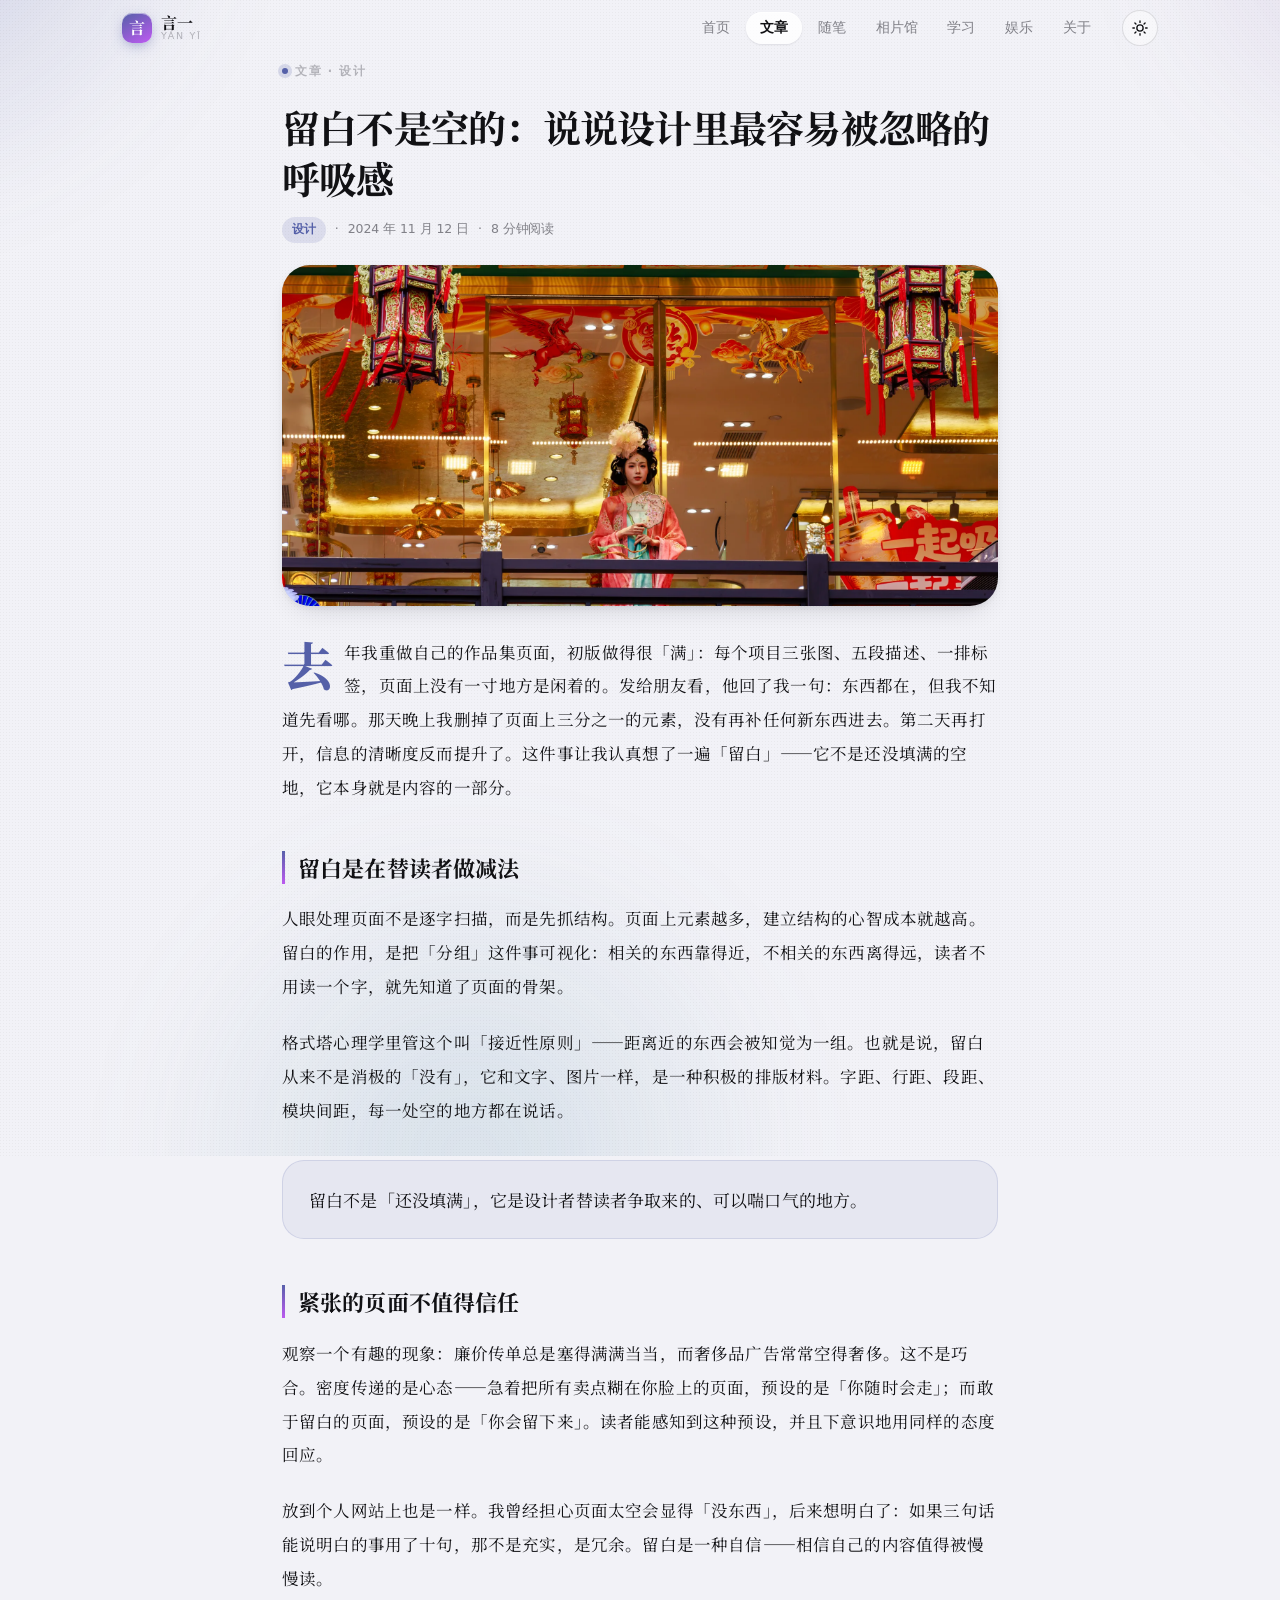
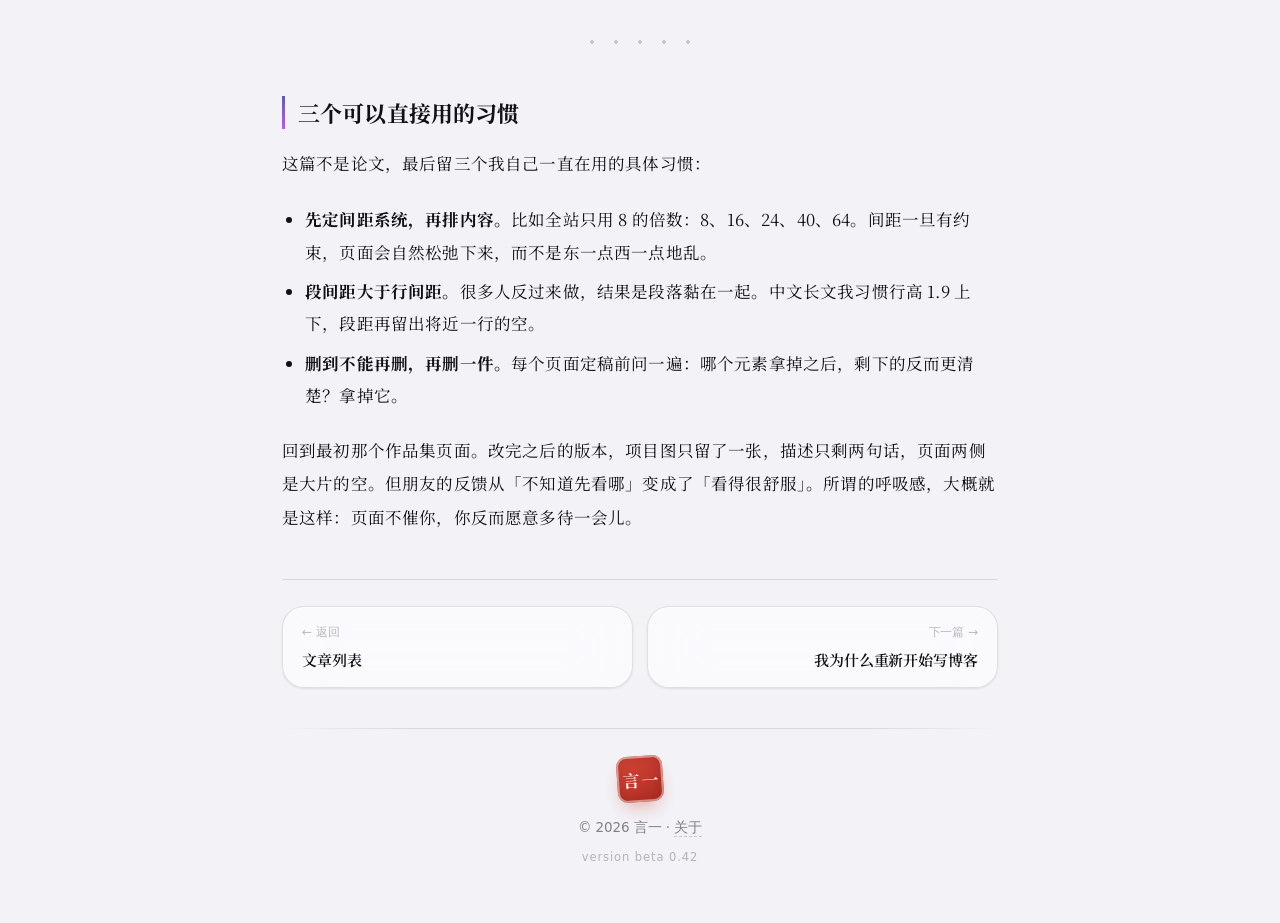
<file: article-whitespace.html>
<!DOCTYPE html>
<html lang="zh-CN" data-theme="light">
<head>
<meta charset="UTF-8">
<meta name="viewport" content="width=device-width,initial-scale=1,viewport-fit=cover">
<meta name="theme-color" content="#F2F2F7" media="(prefers-color-scheme: light)">
<meta name="theme-color" content="#000000" media="(prefers-color-scheme: dark)">
<title>留白不是空的 · 言一</title>
<meta name="description" content="说说设计里最容易被忽略的呼吸感。">
<meta property="og:type" content="article">
<meta property="og:site_name" content="言一">
<meta property="og:title" content="留白不是空的 · 言一">
<meta property="og:description" content="说说设计里最容易被忽略的呼吸感。">
<meta property="og:url" content="https://esahc-shen.github.io/FIRSTWEB/article-whitespace.html">
<meta property="og:image" content="https://esahc-shen.github.io/FIRSTWEB/photos/gallery-01-view.webp">
<meta name="twitter:card" content="summary_large_image">

<script>
(function(){
  document.documentElement.classList.add('js');
  try{
    var t = localStorage.getItem('theme');
    if(!t && window.matchMedia('(prefers-color-scheme: dark)').matches) t = 'dark';
    if(t) document.documentElement.dataset.theme = t;
  }catch(e){}
})();
</script>

<link rel="preconnect" href="https://fonts.googleapis.com">
<link rel="preconnect" href="https://fonts.gstatic.com" crossorigin>
<link href="https://fonts.googleapis.com/css2?family=Noto+Serif+SC:wght@400;600;700&display=swap" rel="stylesheet">
<link rel="stylesheet" href="assets/base.css">
</head>

<body>

<div class="aura" aria-hidden="true"><i></i><i></i><i></i></div>

<header class="topnav" id="topnav">
  <div class="topnav-inner">
    <a class="brand" href="index.html">
      <span class="brand-mark">言</span>
      <span class="brand-text"><b>言一</b><i>Yán Yī</i></span>
    </a>
    <nav class="nav-links">
      <span class="nav-pill" aria-hidden="true"></span>
      <a href="index.html" data-match="index.html calendar.html weather.html">首页</a>
      <a href="articles.html" data-match="articles.html article-whitespace.html article-why-blog.html">文章</a>
      <a href="notes.html" data-match="notes.html">随笔</a>
      <a href="gallery.html" data-match="gallery.html">相片馆</a>
      <a href="study.html" data-match="study.html">学习</a>
      <a href="play.html" data-match="play.html">娱乐</a>
      <a href="about.html" data-match="about.html">关于</a>
    </nav>
    <div class="nav-actions">
      <button class="icon-btn theme-toggle" id="themeToggle" aria-label="切换深浅色主题">
        <svg class="icon-sun" viewBox="0 0 24 24" fill="none" stroke="currentColor" stroke-width="1.8" stroke-linecap="round">
          <circle cx="12" cy="12" r="4.2"/>
          <path d="M12 2.5v2M12 19.5v2M2.5 12h2M19.5 12h2M5.2 5.2l1.4 1.4M17.4 17.4l1.4 1.4M18.8 5.2l-1.4 1.4M6.6 17.4l-1.4 1.4"/>
        </svg>
        <svg class="icon-moon" viewBox="0 0 24 24" fill="none" stroke="currentColor" stroke-width="1.8" stroke-linecap="round" stroke-linejoin="round">
          <path d="M20.5 14.2A8.5 8.5 0 1 1 9.8 3.5a6.8 6.8 0 0 0 10.7 10.7z"/>
        </svg>
      </button>
    </div>
  </div>
  <div class="nav-progress" aria-hidden="true"></div>
</header>

<div class="page">

  <article class="article-wrap">

    <header class="article-head">
      <p class="eyebrow">文章 · 设计</p>
      <h1 class="article-title">留白不是空的：说说设计里最容易被忽略的呼吸感</h1>
      <div class="meta" style="display:flex;align-items:center;gap:9px;flex-wrap:wrap;font-size:12.5px;color:var(--text-2)">
        <span class="tag">设计</span>
        <span>·</span>
        <time datetime="2024-11-12">2024 年 11 月 12 日</time>
        <span>·</span>
        <span>8 分钟阅读</span>
      </div>
    </header>

    <figure class="article-cover">
      <img src="photos/gallery-01-view.webp" alt="灯下游园" decoding="async" fetchpriority="high">
    </figure>

    <div class="article-body">

      <p class="lede">去年我重做自己的作品集页面，初版做得很「满」：每个项目三张图、五段描述、一排标签，页面上没有一寸地方是闲着的。发给朋友看，他回了我一句：东西都在，但我不知道先看哪。那天晚上我删掉了页面上三分之一的元素，没有再补任何新东西进去。第二天再打开，信息的清晰度反而提升了。这件事让我认真想了一遍「留白」——它不是还没填满的空地，它本身就是内容的一部分。</p>

      <h2>留白是在替读者做减法</h2>
      <p>人眼处理页面不是逐字扫描，而是先抓结构。页面上元素越多，建立结构的心智成本就越高。留白的作用，是把「分组」这件事可视化：相关的东西靠得近，不相关的东西离得远，读者不用读一个字，就先知道了页面的骨架。</p>
      <p>格式塔心理学里管这个叫「接近性原则」——距离近的东西会被知觉为一组。也就是说，留白从来不是消极的「没有」，它和文字、图片一样，是一种积极的排版材料。字距、行距、段距、模块间距，每一处空的地方都在说话。</p>

      <blockquote>
        <p>留白不是「还没填满」，它是设计者替读者争取来的、可以喘口气的地方。</p>
      </blockquote>

      <h2>紧张的页面不值得信任</h2>
      <p>观察一个有趣的现象：廉价传单总是塞得满满当当，而奢侈品广告常常空得奢侈。这不是巧合。密度传递的是心态——急着把所有卖点糊在你脸上的页面，预设的是「你随时会走」；而敢于留白的页面，预设的是「你会留下来」。读者能感知到这种预设，并且下意识地用同样的态度回应。</p>
      <p>放到个人网站上也是一样。我曾经担心页面太空会显得「没东西」，后来想明白了：如果三句话能说明白的事用了十句，那不是充实，是冗余。留白是一种自信——相信自己的内容值得被慢慢读。</p>

      <hr>

      <h2>三个可以直接用的习惯</h2>
      <p>这篇不是论文，最后留三个我自己一直在用的具体习惯：</p>
      <ul>
        <li><strong>先定间距系统，再排内容。</strong>比如全站只用 8 的倍数：8、16、24、40、64。间距一旦有约束，页面会自然松弛下来，而不是东一点西一点地乱。</li>
        <li><strong>段间距大于行间距。</strong>很多人反过来做，结果是段落黏在一起。中文长文我习惯行高 1.9 上下，段距再留出将近一行的空。</li>
        <li><strong>删到不能再删，再删一件。</strong>每个页面定稿前问一遍：哪个元素拿掉之后，剩下的反而更清楚？拿掉它。</li>
      </ul>

      <p>回到最初那个作品集页面。改完之后的版本，项目图只留了一张，描述只剩两句话，页面两侧是大片的空。但朋友的反馈从「不知道先看哪」变成了「看得很舒服」。所谓的呼吸感，大概就是这样：页面不催你，你反而愿意多待一会儿。</p>

    </div>

    <nav class="article-nav" aria-label="文章导航">
      <a class="anav" href="articles.html">
        <span>← 返回</span>
        <b>文章列表</b>
      </a>
      <a class="anav anav--next" href="article-why-blog.html">
        <span>下一篇 →</span>
        <b>我为什么重新开始写博客</b>
      </a>
    </nav>

  </article>

  <footer class="site-footer" style="max-width:var(--narrow)">
    <span class="seal" aria-hidden="true">言一</span>
    <p class="foot-line">© 2026 言一 · <a class="foot-link" href="about.html">关于</a></p>
    <p class="foot-ver">version <span id="siteVersion">beta 0.42</span></p>
  </footer>

</div>

<nav class="tabbar" aria-label="主导航">
  <div class="tabbar-inner">
    <a class="tab" href="index.html" data-match="index.html calendar.html weather.html">
      <svg viewBox="0 0 24 24" fill="none" stroke="currentColor" stroke-width="1.7" stroke-linecap="round" stroke-linejoin="round"><path d="M4 10.6 12 4l8 6.6V19a1.6 1.6 0 0 1-1.6 1.6h-3.6v-5.4H9.2v5.4H5.6A1.6 1.6 0 0 1 4 19z"/></svg>
      <span>首页</span>
    </a>
    <a class="tab" href="articles.html" data-match="articles.html article-whitespace.html article-why-blog.html">
      <svg viewBox="0 0 24 24" fill="none" stroke="currentColor" stroke-width="1.7" stroke-linecap="round" stroke-linejoin="round"><path d="M7 3.6h6.6L18 8v12a1.4 1.4 0 0 1-1.4 1.4H7A1.4 1.4 0 0 1 5.6 20V5A1.4 1.4 0 0 1 7 3.6z"/><path d="M13.2 3.6V8H18M8.6 12.4h6.8M8.6 15.8h4.4"/></svg>
      <span>文章</span>
    </a>
    <a class="tab" href="notes.html" data-match="notes.html">
      <svg viewBox="0 0 24 24" fill="none" stroke="currentColor" stroke-width="1.7" stroke-linecap="round" stroke-linejoin="round"><path d="M20.2 3.8c-6.2.2-10.7 4.3-12.4 10L6 20l6.2-1.8c5.7-1.7 9.8-6.2 10-12.4z"/><path d="M14.6 9.4 6 20"/></svg>
      <span>随笔</span>
    </a>
    <a class="tab" href="gallery.html" data-match="gallery.html">
      <svg viewBox="0 0 24 24" fill="none" stroke="currentColor" stroke-width="1.7" stroke-linecap="round" stroke-linejoin="round"><rect x="3.6" y="4.8" width="16.8" height="14.4" rx="3.2"/><circle cx="9" cy="10" r="1.5"/><path d="m4.4 16.8 4.9-4.4 3.9 3.5 3-2.5 3.4 3"/></svg>
      <span>相片馆</span>
    </a>
    <a class="tab" href="study.html" data-match="study.html">
      <svg viewBox="0 0 24 24" fill="none" stroke="currentColor" stroke-width="1.7" stroke-linecap="round" stroke-linejoin="round"><path d="M2.6 4.6h5.8a3.6 3.6 0 0 1 3.6 3.6v12.2a3 3 0 0 0-3-3H2.6z"/><path d="M21.4 4.6h-5.8a3.6 3.6 0 0 0-3.6 3.6v12.2a3 3 0 0 1 3-3h6.4z"/></svg>
      <span>学习</span>
    </a>
    <a class="tab" href="play.html" data-match="play.html">
      <svg viewBox="0 0 24 24" fill="none" stroke="currentColor" stroke-width="1.7" stroke-linecap="round" stroke-linejoin="round"><rect x="3.6" y="3.6" width="16.8" height="16.8" rx="4.2"/><circle cx="8.6" cy="8.6" r="1.15" fill="currentColor" stroke="none"/><circle cx="15.4" cy="15.4" r="1.15" fill="currentColor" stroke="none"/><circle cx="15.4" cy="8.6" r="1.15" fill="currentColor" stroke="none"/><circle cx="8.6" cy="15.4" r="1.15" fill="currentColor" stroke="none"/></svg>
      <span>娱乐</span>
    </a>
  </div>
</nav>

<script src="assets/app.js" defer></script>

</body>
</html>
</file>
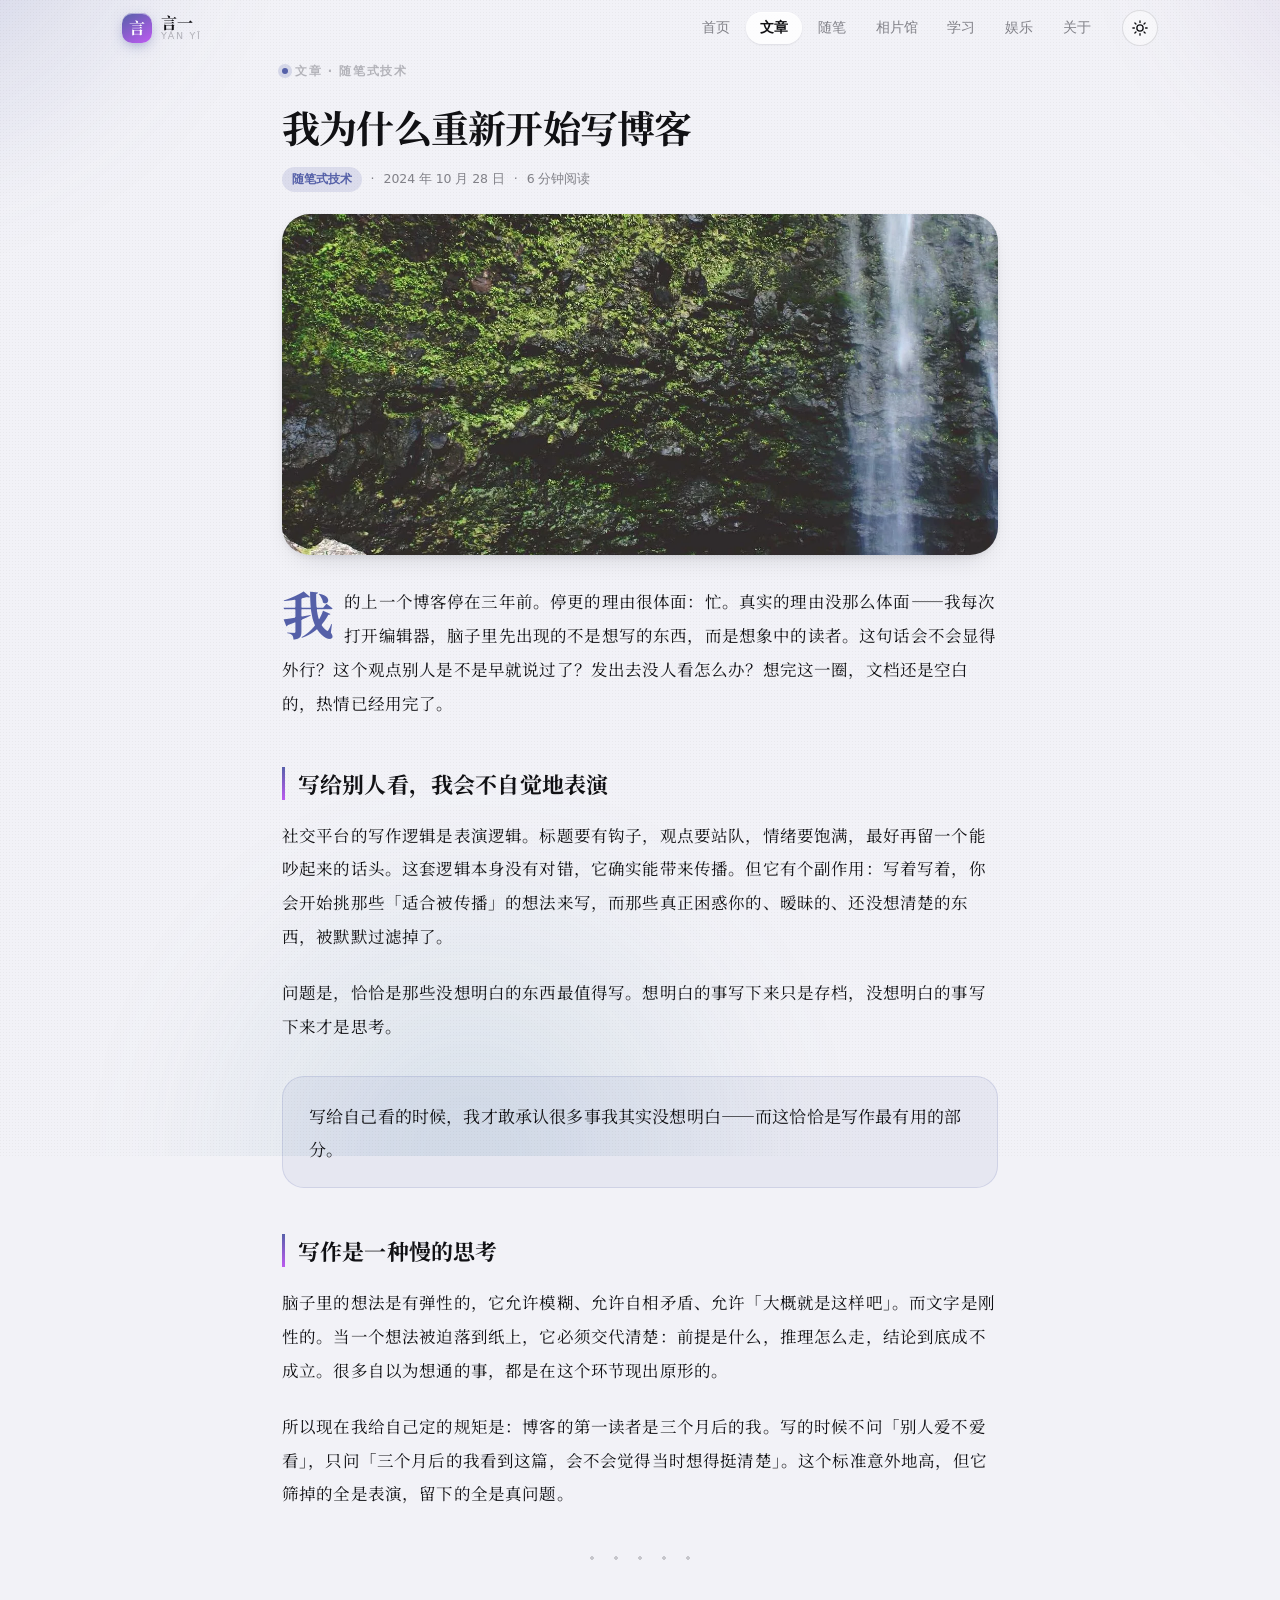
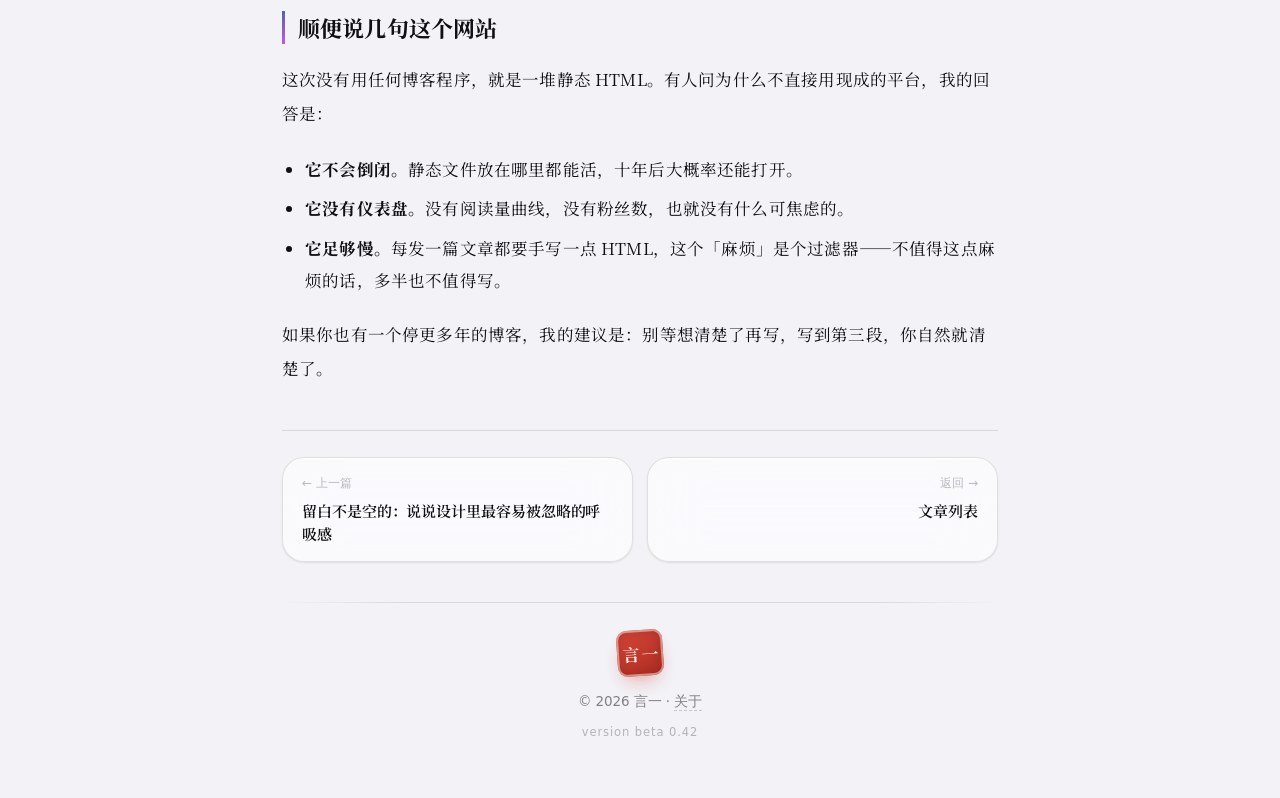
<file: article-why-blog.html>
<!DOCTYPE html>
<html lang="zh-CN" data-theme="light">
<head>
<meta charset="UTF-8">
<meta name="viewport" content="width=device-width,initial-scale=1,viewport-fit=cover">
<meta name="theme-color" content="#F2F2F7" media="(prefers-color-scheme: light)">
<meta name="theme-color" content="#000000" media="(prefers-color-scheme: dark)">
<title>我为什么重新开始写博客 · 言一</title>
<meta name="description" content="写给自己看的时候，我才敢承认很多事我其实没想明白。">
<meta property="og:type" content="article">
<meta property="og:site_name" content="言一">
<meta property="og:title" content="我为什么重新开始写博客 · 言一">
<meta property="og:description" content="写给自己看的时候，我才敢承认很多事我其实没想明白。">
<meta property="og:url" content="https://esahc-shen.github.io/FIRSTWEB/article-why-blog.html">
<meta property="og:image" content="https://esahc-shen.github.io/FIRSTWEB/photos/gallery-05-view.webp">
<meta name="twitter:card" content="summary_large_image">

<script>
(function(){
  document.documentElement.classList.add('js');
  try{
    var t = localStorage.getItem('theme');
    if(!t && window.matchMedia('(prefers-color-scheme: dark)').matches) t = 'dark';
    if(t) document.documentElement.dataset.theme = t;
  }catch(e){}
})();
</script>

<link rel="preconnect" href="https://fonts.googleapis.com">
<link rel="preconnect" href="https://fonts.gstatic.com" crossorigin>
<link href="https://fonts.googleapis.com/css2?family=Noto+Serif+SC:wght@400;600;700&display=swap" rel="stylesheet">
<link rel="stylesheet" href="assets/base.css">
</head>

<body>

<div class="aura" aria-hidden="true"><i></i><i></i><i></i></div>

<header class="topnav" id="topnav">
  <div class="topnav-inner">
    <a class="brand" href="index.html">
      <span class="brand-mark">言</span>
      <span class="brand-text"><b>言一</b><i>Yán Yī</i></span>
    </a>
    <nav class="nav-links">
      <span class="nav-pill" aria-hidden="true"></span>
      <a href="index.html" data-match="index.html calendar.html weather.html">首页</a>
      <a href="articles.html" data-match="articles.html article-whitespace.html article-why-blog.html">文章</a>
      <a href="notes.html" data-match="notes.html">随笔</a>
      <a href="gallery.html" data-match="gallery.html">相片馆</a>
      <a href="study.html" data-match="study.html">学习</a>
      <a href="play.html" data-match="play.html">娱乐</a>
      <a href="about.html" data-match="about.html">关于</a>
    </nav>
    <div class="nav-actions">
      <button class="icon-btn theme-toggle" id="themeToggle" aria-label="切换深浅色主题">
        <svg class="icon-sun" viewBox="0 0 24 24" fill="none" stroke="currentColor" stroke-width="1.8" stroke-linecap="round">
          <circle cx="12" cy="12" r="4.2"/>
          <path d="M12 2.5v2M12 19.5v2M2.5 12h2M19.5 12h2M5.2 5.2l1.4 1.4M17.4 17.4l1.4 1.4M18.8 5.2l-1.4 1.4M6.6 17.4l-1.4 1.4"/>
        </svg>
        <svg class="icon-moon" viewBox="0 0 24 24" fill="none" stroke="currentColor" stroke-width="1.8" stroke-linecap="round" stroke-linejoin="round">
          <path d="M20.5 14.2A8.5 8.5 0 1 1 9.8 3.5a6.8 6.8 0 0 0 10.7 10.7z"/>
        </svg>
      </button>
    </div>
  </div>
  <div class="nav-progress" aria-hidden="true"></div>
</header>

<div class="page">

  <article class="article-wrap">

    <header class="article-head">
      <p class="eyebrow">文章 · 随笔式技术</p>
      <h1 class="article-title">我为什么重新开始写博客</h1>
      <div class="meta" style="display:flex;align-items:center;gap:9px;flex-wrap:wrap;font-size:12.5px;color:var(--text-2)">
        <span class="tag">随笔式技术</span>
        <span>·</span>
        <time datetime="2024-10-28">2024 年 10 月 28 日</time>
        <span>·</span>
        <span>6 分钟阅读</span>
      </div>
    </header>

    <figure class="article-cover">
      <img src="photos/gallery-05-view.webp" alt="海边的黄昏" decoding="async" fetchpriority="high">
    </figure>

    <div class="article-body">

      <p class="lede">我的上一个博客停在三年前。停更的理由很体面：忙。真实的理由没那么体面——我每次打开编辑器，脑子里先出现的不是想写的东西，而是想象中的读者。这句话会不会显得外行？这个观点别人是不是早就说过了？发出去没人看怎么办？想完这一圈，文档还是空白的，热情已经用完了。</p>

      <h2>写给别人看，我会不自觉地表演</h2>
      <p>社交平台的写作逻辑是表演逻辑。标题要有钩子，观点要站队，情绪要饱满，最好再留一个能吵起来的话头。这套逻辑本身没有对错，它确实能带来传播。但它有个副作用：写着写着，你会开始挑那些「适合被传播」的想法来写，而那些真正困惑你的、暧昧的、还没想清楚的东西，被默默过滤掉了。</p>
      <p>问题是，恰恰是那些没想明白的东西最值得写。想明白的事写下来只是存档，没想明白的事写下来才是思考。</p>

      <blockquote>
        <p>写给自己看的时候，我才敢承认很多事我其实没想明白——而这恰恰是写作最有用的部分。</p>
      </blockquote>

      <h2>写作是一种慢的思考</h2>
      <p>脑子里的想法是有弹性的，它允许模糊、允许自相矛盾、允许「大概就是这样吧」。而文字是刚性的。当一个想法被迫落到纸上，它必须交代清楚：前提是什么，推理怎么走，结论到底成不成立。很多自以为想通的事，都是在这个环节现出原形的。</p>
      <p>所以现在我给自己定的规矩是：博客的第一读者是三个月后的我。写的时候不问「别人爱不爱看」，只问「三个月后的我看到这篇，会不会觉得当时想得挺清楚」。这个标准意外地高，但它筛掉的全是表演，留下的全是真问题。</p>

      <hr>

      <h2>顺便说几句这个网站</h2>
      <p>这次没有用任何博客程序，就是一堆静态 HTML。有人问为什么不直接用现成的平台，我的回答是：</p>
      <ul>
        <li><strong>它不会倒闭。</strong>静态文件放在哪里都能活，十年后大概率还能打开。</li>
        <li><strong>它没有仪表盘。</strong>没有阅读量曲线，没有粉丝数，也就没有什么可焦虑的。</li>
        <li><strong>它足够慢。</strong>每发一篇文章都要手写一点 HTML，这个「麻烦」是个过滤器——不值得这点麻烦的话，多半也不值得写。</li>
      </ul>

      <p>如果你也有一个停更多年的博客，我的建议是：别等想清楚了再写，写到第三段，你自然就清楚了。</p>

    </div>

    <nav class="article-nav" aria-label="文章导航">
      <a class="anav" href="article-whitespace.html">
        <span>← 上一篇</span>
        <b>留白不是空的：说说设计里最容易被忽略的呼吸感</b>
      </a>
      <a class="anav anav--next" href="articles.html">
        <span>返回 →</span>
        <b>文章列表</b>
      </a>
    </nav>

  </article>

  <footer class="site-footer" style="max-width:var(--narrow)">
    <span class="seal" aria-hidden="true">言一</span>
    <p class="foot-line">© 2026 言一 · <a class="foot-link" href="about.html">关于</a></p>
    <p class="foot-ver">version <span id="siteVersion">beta 0.42</span></p>
  </footer>

</div>

<nav class="tabbar" aria-label="主导航">
  <div class="tabbar-inner">
    <a class="tab" href="index.html" data-match="index.html calendar.html weather.html">
      <svg viewBox="0 0 24 24" fill="none" stroke="currentColor" stroke-width="1.7" stroke-linecap="round" stroke-linejoin="round"><path d="M4 10.6 12 4l8 6.6V19a1.6 1.6 0 0 1-1.6 1.6h-3.6v-5.4H9.2v5.4H5.6A1.6 1.6 0 0 1 4 19z"/></svg>
      <span>首页</span>
    </a>
    <a class="tab" href="articles.html" data-match="articles.html article-whitespace.html article-why-blog.html">
      <svg viewBox="0 0 24 24" fill="none" stroke="currentColor" stroke-width="1.7" stroke-linecap="round" stroke-linejoin="round"><path d="M7 3.6h6.6L18 8v12a1.4 1.4 0 0 1-1.4 1.4H7A1.4 1.4 0 0 1 5.6 20V5A1.4 1.4 0 0 1 7 3.6z"/><path d="M13.2 3.6V8H18M8.6 12.4h6.8M8.6 15.8h4.4"/></svg>
      <span>文章</span>
    </a>
    <a class="tab" href="notes.html" data-match="notes.html">
      <svg viewBox="0 0 24 24" fill="none" stroke="currentColor" stroke-width="1.7" stroke-linecap="round" stroke-linejoin="round"><path d="M20.2 3.8c-6.2.2-10.7 4.3-12.4 10L6 20l6.2-1.8c5.7-1.7 9.8-6.2 10-12.4z"/><path d="M14.6 9.4 6 20"/></svg>
      <span>随笔</span>
    </a>
    <a class="tab" href="gallery.html" data-match="gallery.html">
      <svg viewBox="0 0 24 24" fill="none" stroke="currentColor" stroke-width="1.7" stroke-linecap="round" stroke-linejoin="round"><rect x="3.6" y="4.8" width="16.8" height="14.4" rx="3.2"/><circle cx="9" cy="10" r="1.5"/><path d="m4.4 16.8 4.9-4.4 3.9 3.5 3-2.5 3.4 3"/></svg>
      <span>相片馆</span>
    </a>
    <a class="tab" href="study.html" data-match="study.html">
      <svg viewBox="0 0 24 24" fill="none" stroke="currentColor" stroke-width="1.7" stroke-linecap="round" stroke-linejoin="round"><path d="M2.6 4.6h5.8a3.6 3.6 0 0 1 3.6 3.6v12.2a3 3 0 0 0-3-3H2.6z"/><path d="M21.4 4.6h-5.8a3.6 3.6 0 0 0-3.6 3.6v12.2a3 3 0 0 1 3-3h6.4z"/></svg>
      <span>学习</span>
    </a>
    <a class="tab" href="play.html" data-match="play.html">
      <svg viewBox="0 0 24 24" fill="none" stroke="currentColor" stroke-width="1.7" stroke-linecap="round" stroke-linejoin="round"><rect x="3.6" y="3.6" width="16.8" height="16.8" rx="4.2"/><circle cx="8.6" cy="8.6" r="1.15" fill="currentColor" stroke="none"/><circle cx="15.4" cy="15.4" r="1.15" fill="currentColor" stroke="none"/><circle cx="15.4" cy="8.6" r="1.15" fill="currentColor" stroke="none"/><circle cx="8.6" cy="15.4" r="1.15" fill="currentColor" stroke="none"/></svg>
      <span>娱乐</span>
    </a>
  </div>
</nav>

<script src="assets/app.js" defer></script>

</body>
</html>
</file>
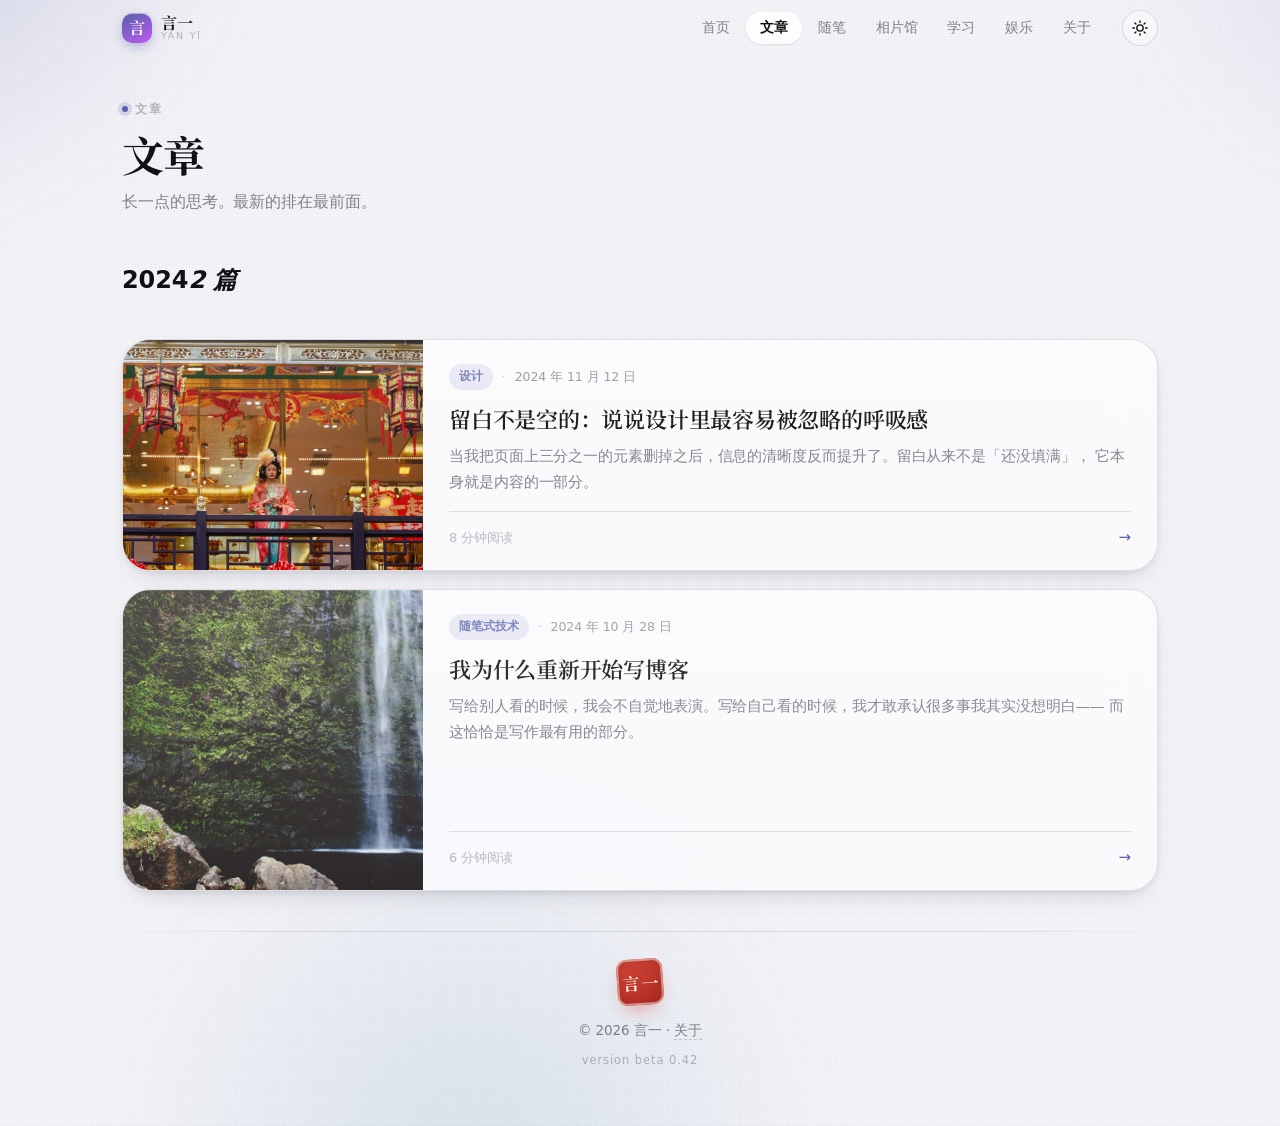
<file: articles.html>
<!DOCTYPE html>
<html lang="zh-CN" data-theme="light">
<head>
<meta charset="UTF-8">
<meta name="viewport" content="width=device-width,initial-scale=1,viewport-fit=cover">
<meta name="theme-color" content="#F2F2F7" media="(prefers-color-scheme: light)">
<meta name="theme-color" content="#000000" media="(prefers-color-scheme: dark)">
<title>文章 · 言一</title>
<meta name="description" content="言一的长文：设计、代码，以及那些只有写下来才想明白的事。">
<meta property="og:type" content="website">
<meta property="og:site_name" content="言一">
<meta property="og:title" content="文章 · 言一">
<meta property="og:description" content="言一的长文：设计、代码，以及那些只有写下来才想明白的事。">
<meta property="og:url" content="https://esahc-shen.github.io/FIRSTWEB/articles.html">
<meta property="og:image" content="https://esahc-shen.github.io/FIRSTWEB/photos/gallery-01-view.webp">
<meta name="twitter:card" content="summary_large_image">

<script>
(function(){
  document.documentElement.classList.add('js');
  try{
    var t = localStorage.getItem('theme');
    if(!t && window.matchMedia('(prefers-color-scheme: dark)').matches) t = 'dark';
    if(t) document.documentElement.dataset.theme = t;
  }catch(e){}
})();
</script>

<link rel="preconnect" href="https://fonts.googleapis.com">
<link rel="preconnect" href="https://fonts.gstatic.com" crossorigin>
<link href="https://fonts.googleapis.com/css2?family=Noto+Serif+SC:wght@400;600;700&display=swap" rel="stylesheet">
<link rel="stylesheet" href="assets/base.css">

<style>
.posts{
  max-width:var(--maxw);
  margin:0 auto;
  padding:0 var(--gutter) 40px;
  display:flex;
  flex-direction:column;
  gap:18px;
}
.post{
  position:relative;
  display:grid;
  grid-template-columns:300px 1fr;
  overflow:hidden;
  border-radius:var(--r-xl);
  background:var(--glass);
  -webkit-backdrop-filter:var(--blur);
  backdrop-filter:var(--blur);
  border:1px solid var(--line);
  box-shadow:var(--sh-2), inset 0 1px 0 var(--sheen);
  text-decoration:none;
  color:inherit;
  transition:transform .52s var(--spring-soft), box-shadow .52s var(--spring-soft);
}
@media (hover:hover){
  .post:hover{transform:translateY(-4px) scale(1.004);box-shadow:var(--sh-3)}
}
.post:active{transform:translateY(-1px) scale(.99)}
@media (hover:hover){
  .post:hover .post-cover img{transform:scale(1.05)}
  .post:hover .post-foot .arrow{transform:translateX(5px)}
}
.post-cover{
  position:relative;
  display:block;
  min-height:210px;
  background:linear-gradient(120deg,var(--fill),var(--fill-2));
  overflow:hidden;
}
.post-cover::after{
  content:"";
  position:absolute;
  inset:0;
  background:linear-gradient(180deg,rgba(255,255,255,.16),rgba(0,0,0,.06));
  pointer-events:none;
}
.post-cover img{
  width:100%;height:100%;
  object-fit:cover;
  transition:transform .8s var(--spring-soft), opacity .6s var(--ease);
  opacity:0;
}
.post-cover.is-loaded img{opacity:1}

.post-body{display:flex;flex-direction:column;padding:24px 26px 20px}
.meta{
  display:flex;align-items:center;gap:9px;flex-wrap:wrap;
  font-size:12.5px;color:var(--text-2);
}
.meta .dot{opacity:.45}
.post-title{
  font-family:var(--serif);
  font-size:22px;font-weight:600;line-height:1.5;
  letter-spacing:-.01em;
  margin:12px 0 9px;
}
.post-excerpt{
  margin:0 0 16px;
  font-size:14.5px;line-height:1.78;
  color:var(--text-2);
  flex:1 1 auto;
}
.post-foot{
  display:flex;align-items:center;justify-content:space-between;
  padding-top:13px;
  border-top:1px solid var(--line);
  font-size:13px;color:var(--text-3);
}
.post-foot .arrow{
  font-size:15px;
  color:var(--accent);
  transition:transform .34s var(--spring);
}

@media (max-width:720px){
  .posts{padding:0 var(--gutter) 30px;gap:14px}
  .post{grid-template-columns:1fr;border-radius:26px}
  .post-cover{min-height:0;aspect-ratio:16/9}
  .post-body{padding:19px 19px 16px}
  .post-title{font-size:20px}
}
</style>
</head>

<body>

<div class="aura" aria-hidden="true"><i></i><i></i><i></i></div>

<header class="topnav" id="topnav">
  <div class="topnav-inner">
    <a class="brand" href="index.html">
      <span class="brand-mark">言</span>
      <span class="brand-text"><b>言一</b><i>Yán Yī</i></span>
    </a>
    <nav class="nav-links">
      <span class="nav-pill" aria-hidden="true"></span>
      <a href="index.html" data-match="index.html calendar.html weather.html">首页</a>
      <a href="articles.html" data-match="articles.html article-whitespace.html article-why-blog.html">文章</a>
      <a href="notes.html" data-match="notes.html">随笔</a>
      <a href="gallery.html" data-match="gallery.html">相片馆</a>
      <a href="study.html" data-match="study.html">学习</a>
      <a href="play.html" data-match="play.html">娱乐</a>
      <a href="about.html" data-match="about.html">关于</a>
    </nav>
    <div class="nav-actions">
      <button class="icon-btn theme-toggle" id="themeToggle" aria-label="切换深浅色主题">
        <svg class="icon-sun" viewBox="0 0 24 24" fill="none" stroke="currentColor" stroke-width="1.8" stroke-linecap="round">
          <circle cx="12" cy="12" r="4.2"/>
          <path d="M12 2.5v2M12 19.5v2M2.5 12h2M19.5 12h2M5.2 5.2l1.4 1.4M17.4 17.4l1.4 1.4M18.8 5.2l-1.4 1.4M6.6 17.4l-1.4 1.4"/>
        </svg>
        <svg class="icon-moon" viewBox="0 0 24 24" fill="none" stroke="currentColor" stroke-width="1.8" stroke-linecap="round" stroke-linejoin="round">
          <path d="M20.5 14.2A8.5 8.5 0 1 1 9.8 3.5a6.8 6.8 0 0 0 10.7 10.7z"/>
        </svg>
      </button>
    </div>
  </div>
  <div class="nav-progress" aria-hidden="true"></div>
</header>

<div class="page">

  <header class="site-header">
    <p class="eyebrow">文章</p>
    <h1 class="page-title">文章</h1>
    <p class="page-sub">长一点的思考。最新的排在最前面。</p>
  </header>

  <!-- 归档：按年份分组。加新文章：复制一个 <a class="post"> 整块，放到对应年份标题下（没有就新建一行 arch-year） -->
  <main class="posts">

    <h2 class="arch-year"><span>2024</span><i>2 篇</i></h2>

    <a class="post card spot" href="article-whitespace.html">
      <span class="post-cover">
        <img src="photos/gallery-01-view.webp" alt="灯下游园" loading="lazy" decoding="async">
      </span>
      <span class="post-body">
        <span class="meta">
          <span class="tag">设计</span>
          <span class="dot">·</span>
          <time datetime="2024-11-12">2024 年 11 月 12 日</time>
        </span>
        <h2 class="post-title">留白不是空的：说说设计里最容易被忽略的呼吸感</h2>
        <p class="post-excerpt">
          当我把页面上三分之一的元素删掉之后，信息的清晰度反而提升了。留白从来不是「还没填满」，
          它本身就是内容的一部分。
        </p>
        <span class="post-foot">
          <span>8 分钟阅读</span>
          <span class="arrow" aria-hidden="true">→</span>
        </span>
      </span>
    </a>

    <a class="post card spot" href="article-why-blog.html">
      <span class="post-cover">
        <img src="photos/gallery-05-view.webp" alt="海边的黄昏" loading="lazy" decoding="async">
      </span>
      <span class="post-body">
        <span class="meta">
          <span class="tag">随笔式技术</span>
          <span class="dot">·</span>
          <time datetime="2024-10-28">2024 年 10 月 28 日</time>
        </span>
        <h2 class="post-title">我为什么重新开始写博客</h2>
        <p class="post-excerpt">
          写给别人看的时候，我会不自觉地表演。写给自己看的时候，我才敢承认很多事我其实没想明白——
          而这恰恰是写作最有用的部分。
        </p>
        <span class="post-foot">
          <span>6 分钟阅读</span>
          <span class="arrow" aria-hidden="true">→</span>
        </span>
      </span>
    </a>

  </main>

  <footer class="site-footer">
    <span class="seal" aria-hidden="true">言一</span>
    <p class="foot-line">© 2026 言一 · <a class="foot-link" href="about.html">关于</a></p>
    <p class="foot-ver">version <span id="siteVersion">beta 0.42</span></p>
  </footer>

</div>

<nav class="tabbar" aria-label="主导航">
  <div class="tabbar-inner">
    <a class="tab" href="index.html" data-match="index.html calendar.html weather.html">
      <svg viewBox="0 0 24 24" fill="none" stroke="currentColor" stroke-width="1.7" stroke-linecap="round" stroke-linejoin="round"><path d="M4 10.6 12 4l8 6.6V19a1.6 1.6 0 0 1-1.6 1.6h-3.6v-5.4H9.2v5.4H5.6A1.6 1.6 0 0 1 4 19z"/></svg>
      <span>首页</span>
    </a>
    <a class="tab" href="articles.html" data-match="articles.html">
      <svg viewBox="0 0 24 24" fill="none" stroke="currentColor" stroke-width="1.7" stroke-linecap="round" stroke-linejoin="round"><path d="M7 3.6h6.6L18 8v12a1.4 1.4 0 0 1-1.4 1.4H7A1.4 1.4 0 0 1 5.6 20V5A1.4 1.4 0 0 1 7 3.6z"/><path d="M13.2 3.6V8H18M8.6 12.4h6.8M8.6 15.8h4.4"/></svg>
      <span>文章</span>
    </a>
    <a class="tab" href="notes.html" data-match="notes.html">
      <svg viewBox="0 0 24 24" fill="none" stroke="currentColor" stroke-width="1.7" stroke-linecap="round" stroke-linejoin="round"><path d="M20.2 3.8c-6.2.2-10.7 4.3-12.4 10L6 20l6.2-1.8c5.7-1.7 9.8-6.2 10-12.4z"/><path d="M14.6 9.4 6 20"/></svg>
      <span>随笔</span>
    </a>
    <a class="tab" href="gallery.html" data-match="gallery.html">
      <svg viewBox="0 0 24 24" fill="none" stroke="currentColor" stroke-width="1.7" stroke-linecap="round" stroke-linejoin="round"><rect x="3.6" y="4.8" width="16.8" height="14.4" rx="3.2"/><circle cx="9" cy="10" r="1.5"/><path d="m4.4 16.8 4.9-4.4 3.9 3.5 3-2.5 3.4 3"/></svg>
      <span>相片馆</span>
    </a>
  </div>
</nav>

<script src="assets/app.js" defer></script>
<script>
document.addEventListener('DOMContentLoaded', function () {
  YY.animate('.post', 70);

  // 封面：解码完成后再淡入，避免半张图闪一下
  YY.$$('.post-cover img').forEach(function (img) {
    var cover = img.parentElement;
    var mark = function () { cover.classList.add('is-loaded'); };
    if (img.complete && img.naturalWidth) mark();
    else img.addEventListener('load', mark, { once: true });
    img.addEventListener('error', function () { cover.style.display = 'none'; }, { once: true });
  });
});
</script>

</body>
</html>
</file>
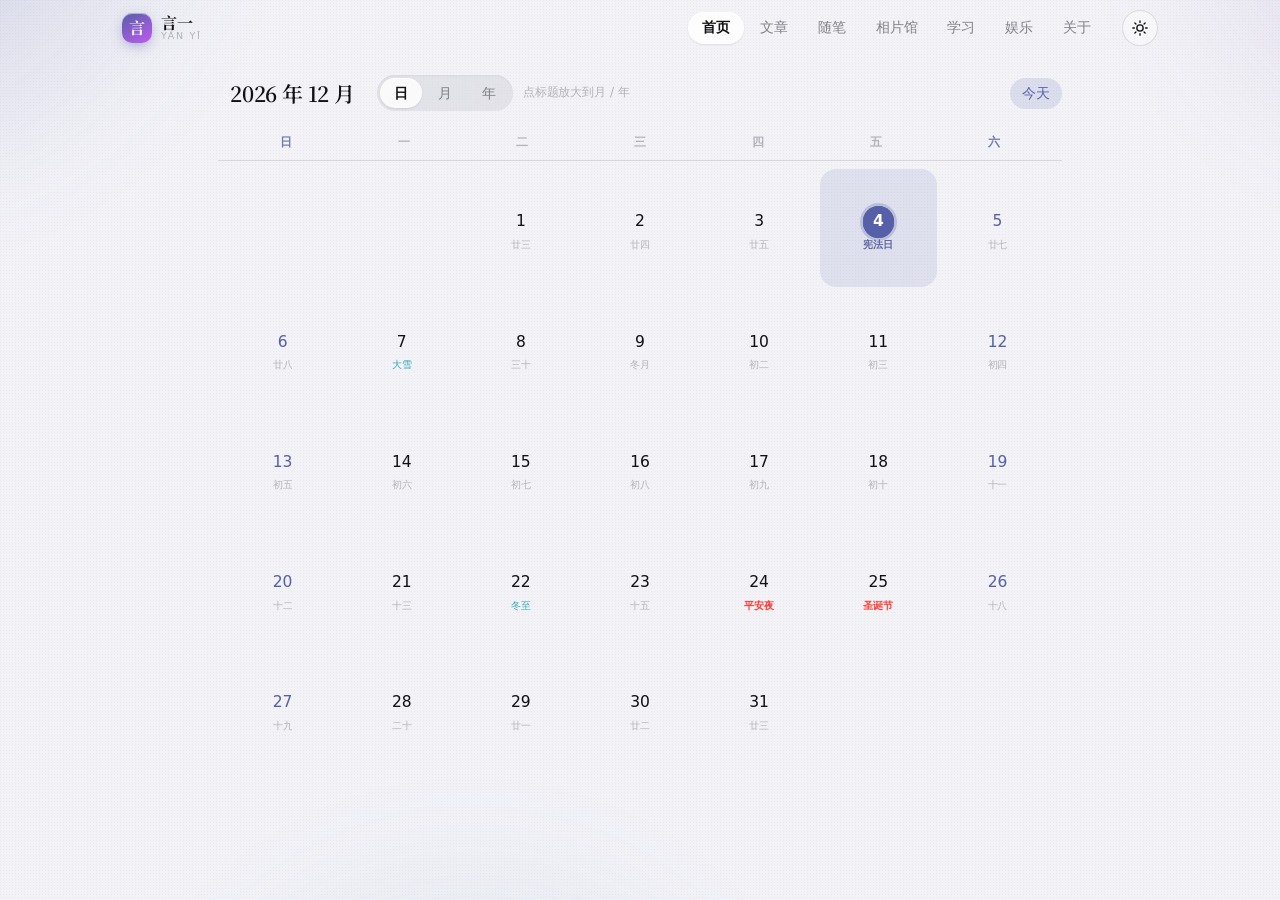
<file: calendar.html>
<!DOCTYPE html>
<html lang="zh-CN" data-theme="light">
<head>
<meta charset="UTF-8">
<meta name="viewport" content="width=device-width,initial-scale=1,viewport-fit=cover">
<meta name="theme-color" content="#F2F2F7" media="(prefers-color-scheme: light)">
<meta name="theme-color" content="#000000" media="(prefers-color-scheme: dark)">
<title>日历 · 言一</title>
<meta name="description" content="日、月、年三级视图的日历，含农历、节气与节日。">
<meta property="og:type" content="website">
<meta property="og:site_name" content="言一">
<meta property="og:title" content="日历 · 言一">
<meta property="og:description" content="日、月、年三级视图的日历，含农历、节气与节日。">
<meta property="og:url" content="https://esahc-shen.github.io/FIRSTWEB/calendar.html">
<meta property="og:image" content="https://esahc-shen.github.io/FIRSTWEB/photos/gallery-01-view.webp">
<meta name="twitter:card" content="summary_large_image">

<script>
(function(){
  document.documentElement.classList.add('js');
  try{
    var t = localStorage.getItem('theme');
    if(!t && window.matchMedia('(prefers-color-scheme: dark)').matches) t = 'dark';
    if(t) document.documentElement.dataset.theme = t;
  }catch(e){}
})();
</script>

<link rel="preconnect" href="https://fonts.googleapis.com">
<link rel="preconnect" href="https://fonts.gstatic.com" crossorigin>
<link href="https://fonts.googleapis.com/css2?family=Noto+Serif+SC:wght@400;600;700&display=swap" rel="stylesheet">
<link rel="stylesheet" href="assets/base.css">

<style>
/* =========================================================
   日历页
   三级视图（日 / 月 / 年）+ 虚拟化月历 + 日期详情浮层
   ========================================================= */
.cal-page{
  position:relative;
  max-width:880px;
  margin:0 auto;
  padding:0 14px;
  height:calc(100dvh - var(--nav-h) - var(--tabbar-h));
  display:flex;
  flex-direction:column;
  overflow:hidden;
}
@supports not (height:100dvh){
  .cal-page{height:calc(100vh - var(--nav-h) - var(--tabbar-h))}
}

/* ---------- 顶部工具条 ---------- */
.cal-bar{
  flex:0 0 auto;
  display:flex;
  align-items:center;
  gap:10px;
  padding:14px 4px 10px;
}
.cal-title{
  font-family:var(--serif);
  font-size:clamp(17px,3.4vw,21px);
  font-weight:600;
  letter-spacing:-.01em;
  padding:6px 12px;
  border:0;
  border-radius:var(--r-full);
  background:none;
  color:var(--text);
  cursor:pointer;
  white-space:nowrap;
  -webkit-tap-highlight-color:transparent;
  transition:background var(--t-fast) var(--ease),color var(--t-fast) var(--ease),transform var(--t-fast) var(--spring);
}
@media (hover:hover){.cal-title:hover{background:color-mix(in srgb, var(--accent) 13%, transparent);color:var(--accent)}}
.cal-title:active{transform:scale(.96)}

.cal-hint{
  font-size:12px;
  color:var(--text-3);
  white-space:nowrap;
}

/* ---------- 视图容器 ---------- */
.cal-views{
  flex:1 1 auto;
  min-height:0;
  display:flex;
  flex-direction:column;
}
.cal-level{
  flex:1 1 auto;
  min-height:0;
  display:flex;
  flex-direction:column;
}
/* 关键修正：hidden 必须真的隐藏，否则三级视图会同时堆在页面上 */
.cal-level[hidden]{display:none !important}
.cal-level.anim-in{animation:levelIn .46s var(--ease) both}
@keyframes levelIn{
  from{opacity:0;transform:translate3d(0,10px,0) scale(.985)}
  to{opacity:1;transform:none}
}

/* ---------- 星期表头 ---------- */
.cal-weekdays{
  flex:0 0 auto;
  display:grid;
  grid-template-columns:repeat(7,1fr);
  gap:2px;
  padding:6px 10px 8px;
  margin:0 4px;
  border-bottom:1px solid var(--line);
}
.cal-weekdays span{
  text-align:center;
  font-size:11.5px;
  font-weight:600;
  letter-spacing:.06em;
  color:var(--text-3);
}
.cal-weekdays span:first-child,
.cal-weekdays span:last-child{color:color-mix(in srgb, var(--accent) 70%, var(--text-3))}

/* ---------- 日视图 ---------- */
.cal-scroller{
  flex:1 1 auto;
  min-height:0;
  overflow-y:auto;
  overflow-x:hidden;
  scroll-snap-type:y mandatory;
  overscroll-behavior:contain;
  cursor:grab;
  outline:none;
  -webkit-overflow-scrolling:touch;
}
.cal-scroller.is-dragging{cursor:grabbing}
.cal-scroller.is-dragging .cal-cell{pointer-events:none}

.cal-panel{
  height:100%;
  scroll-snap-align:start;
  scroll-snap-stop:always;
  display:grid;
  grid-template-columns:repeat(7,1fr);
  grid-template-rows:repeat(6,minmax(0,1fr));
  gap:2px;
  padding:8px 10px 12px;
}

.cal-cell{
  display:flex;
  flex-direction:column;
  align-items:center;
  justify-content:center;
  gap:1px;
  min-width:0;
  min-height:0;
  overflow:hidden;
  border-radius:16px;
  cursor:pointer;
  -webkit-tap-highlight-color:transparent;
  transition:background var(--t-fast) var(--ease), transform var(--t-fast) var(--spring);
}
.cal-cell b{
  display:grid;
  place-items:center;
  flex:0 0 auto;
  width:clamp(26px,3.5vh,36px);
  height:clamp(26px,3.5vh,36px);
  border-radius:50%;
  font-size:clamp(13.5px,1.75vh,15.5px);
  font-weight:500;
  line-height:1;
  font-variant-numeric:tabular-nums;
  color:var(--text);
  transition:background var(--t) var(--ease), color var(--t) var(--ease),
             box-shadow var(--t) var(--ease), transform var(--t-fast) var(--spring);
}
.cal-cell i{
  font-size:10px;
  font-style:normal;
  line-height:1.1;
  color:var(--text-3);
  max-width:100%;
  white-space:nowrap;
  overflow:hidden;
  text-overflow:ellipsis;
}
.cal-cell.is-out{opacity:0;pointer-events:none}
.cal-cell.is-weekend b{color:var(--accent)}
.cal-cell.is-term i{color:color-mix(in srgb, var(--accent-2) 85%, #000)}
[data-theme="dark"] .cal-cell.is-term i{color:var(--accent-2)}
.cal-cell.is-fest i{color:var(--festival);font-weight:600}
.cal-cell.is-work i{color:var(--orange);font-weight:600}
@media (hover:hover){
  .cal-cell:not(.is-out):hover{background:var(--fill)}
  .cal-cell:not(.is-out):hover b{transform:scale(1.06)}
}
.cal-cell.is-today b{
  background:var(--accent);
  color:#fff;
  font-weight:600;
  box-shadow:0 6px 16px -6px color-mix(in srgb, var(--accent) 80%, transparent);
}
.cal-cell.is-today i{color:color-mix(in srgb, var(--accent) 80%, var(--text-2))}
.cal-cell.is-selected{background:color-mix(in srgb, var(--accent) 12%, transparent)}
.cal-cell.is-selected b{box-shadow:inset 0 0 0 2px var(--accent)}
.cal-cell.is-selected.is-today b{box-shadow:inset 0 0 0 2px var(--accent), 0 0 0 3px color-mix(in srgb, var(--accent) 26%, transparent)}
.cal-cell.pop b{animation:popIn .46s var(--spring-soft) backwards}

/* ---------- 月视图 ---------- */
.cal-months{
  flex:1 1 auto;
  min-height:0;
  overflow-y:auto;
  overscroll-behavior:contain;
  padding:14px 10px 30px;
  display:grid;
  grid-template-columns:repeat(auto-fill,minmax(184px,1fr));
  gap:12px;
  align-content:start;
}
.month-cell{
  display:flex;
  flex-direction:column;
  gap:9px;
  padding:13px 13px 15px;
  border:1px solid var(--line);
  border-radius:var(--r-l);
  background:var(--glass-thin);
  -webkit-backdrop-filter:var(--blur);
  backdrop-filter:var(--blur);
  box-shadow:inset 0 1px 0 var(--sheen);
  font-family:inherit;
  color:var(--text);
  cursor:pointer;
  text-align:left;
  -webkit-tap-highlight-color:transparent;
  transition:transform var(--t) var(--spring-soft), border-color var(--t-fast), background var(--t-fast), box-shadow var(--t);
  animation:popIn .44s var(--spring-soft) backwards;
  animation-delay:calc(var(--i,0) * 24ms);
}
@media (hover:hover){
  .month-cell:hover{transform:translateY(-3px) scale(1.012);border-color:color-mix(in srgb, var(--accent) 40%, transparent);box-shadow:var(--sh-2), inset 0 1px 0 var(--sheen)}
}
.month-cell:active{transform:scale(.975)}
.month-cell.is-on{
  border-color:var(--accent);
  background:color-mix(in srgb, var(--accent) 11%, var(--glass-thin));
  box-shadow:0 0 0 1px var(--accent), var(--sh-1), inset 0 1px 0 var(--sheen);
}
.month-cell-t{font-size:13.5px;font-weight:600;letter-spacing:-.01em}

.mini-grid{display:grid;grid-template-columns:repeat(7,1fr);gap:1px}
.mini-d{
  font-size:9.5px;
  text-align:center;
  line-height:1.65;
  border-radius:5px;
  color:var(--text-3);
  font-variant-numeric:tabular-nums;
}
.mini-d.is-out{opacity:0}
.mini-d.is-fest{color:var(--festival);font-weight:600}
.mini-d.is-term{color:color-mix(in srgb, var(--accent-2) 85%, #000)}
[data-theme="dark"] .mini-d.is-term{color:var(--accent-2)}
.mini-d.is-today{background:var(--accent);color:#fff;font-weight:600}
.mini-d.is-selected{box-shadow:inset 0 0 0 1.5px var(--accent);color:var(--accent);font-weight:600}

/* ---------- 年视图 ---------- */
.cal-years{
  flex:1 1 auto;
  min-height:0;
  overflow-y:auto;
  overscroll-behavior:contain;
  padding:14px 10px 30px;
  display:grid;
  grid-template-columns:repeat(auto-fill,minmax(78px,1fr));
  gap:9px;
  align-content:start;
}
.year-cell{
  padding:12px 4px;
  border:1px solid var(--line);
  border-radius:var(--r-m);
  background:var(--glass-thin);
  -webkit-backdrop-filter:var(--blur);
  backdrop-filter:var(--blur);
  box-shadow:inset 0 1px 0 var(--sheen);
  font-family:inherit;
  font-size:14px;
  color:var(--text);
  cursor:pointer;
  font-variant-numeric:tabular-nums;
  -webkit-tap-highlight-color:transparent;
  transition:transform var(--t) var(--spring-soft), border-color var(--t-fast), background var(--t-fast), color var(--t-fast);
}
@media (hover:hover){
  .year-cell:hover{transform:translateY(-2px);border-color:color-mix(in srgb, var(--accent) 45%, transparent);color:var(--accent)}
}
.year-cell:active{transform:scale(.95)}
.year-cell.is-on{
  background:var(--accent);
  border-color:transparent;
  color:#fff;
  font-weight:600;
  box-shadow:0 8px 20px -8px color-mix(in srgb, var(--accent) 75%, transparent), inset 0 1px 0 rgba(255,255,255,.4);
}

/* ---------- 选中日期详情（浮层，不挤压日历高度） ---------- */
.cal-detail{
  position:absolute;
  left:18px;right:18px;bottom:16px;
  z-index:30;
  padding:15px 18px 16px;
  border-radius:var(--r-xl);
  background:var(--glass-strong);
  -webkit-backdrop-filter:var(--blur-strong);
  backdrop-filter:var(--blur-strong);
  border:1px solid var(--line);
  box-shadow:var(--sh-3), inset 0 1px 0 var(--sheen);
  opacity:0;
  transform:translate3d(0,calc(100% + 26px),0) scale(.97);
  transition:transform .54s var(--spring), opacity .26s var(--ease);
  pointer-events:none;
  will-change:transform;
}
.cal-detail.is-open{opacity:1;transform:none;pointer-events:auto}

.cd-top{display:flex;align-items:center;gap:13px}
.cd-daynum{
  flex:0 0 auto;
  display:grid;place-items:center;
  width:52px;height:52px;
  border-radius:17px;
  background:linear-gradient(150deg,var(--accent),var(--purple));
  color:#fff;
  font-size:23px;
  font-weight:600;
  font-variant-numeric:tabular-nums;
  box-shadow:0 10px 24px -10px color-mix(in srgb, var(--accent) 80%, transparent), inset 0 1px 0 rgba(255,255,255,.45);
}
.cd-titles{min-width:0;flex:1 1 auto}
.cd-titles strong{display:block;font-size:15.5px;font-weight:600;letter-spacing:-.01em;line-height:1.35}
.cd-titles span{display:block;font-size:12.5px;color:var(--text-2);margin-top:2px}
.cd-actions{display:flex;align-items:center;gap:6px;flex:0 0 auto}
.cd-actions .icon-btn{width:32px;height:32px;background:var(--fill)}
.cd-actions .icon-btn svg{width:16px;height:16px}

.cd-chips{display:flex;flex-wrap:wrap;gap:6px;margin:13px 0 0;min-height:24px}
.cd-facts{
  display:grid;
  grid-template-columns:repeat(4,1fr);
  gap:7px;
  margin-top:13px;
  padding-top:13px;
  border-top:1px solid var(--line);
}
.cd-fact{
  display:flex;
  flex-direction:column;
  gap:2px;
  min-width:0;
}
.cd-fact b{
  font-size:13.5px;
  font-weight:600;
  letter-spacing:-.01em;
  white-space:nowrap;
  overflow:hidden;
  text-overflow:ellipsis;
}
.cd-fact span{font-size:11px;color:var(--text-3)}

/* ---------- 响应式 ---------- */
@media (max-width:720px){
  .cal-page{padding:0 8px}
  .cal-bar{padding:10px 2px 8px;gap:7px}
  .cal-hint{display:none}
  .cal-weekdays{padding:4px 6px 6px;margin:0 2px}
  .cal-panel{padding:6px 6px 10px;gap:1px}
  .cal-cell{border-radius:13px}
  .cal-cell i{font-size:9px}
  .cal-months{padding:12px 6px 26px;grid-template-columns:1fr 1fr;gap:9px}
  .month-cell{padding:11px 10px 12px;gap:7px}
  .cal-years{grid-template-columns:repeat(auto-fill,minmax(66px,1fr));gap:7px;padding:12px 6px 26px}
  .cal-detail{left:10px;right:10px;bottom:10px;padding:13px 14px 14px;border-radius:24px}
  .cd-facts{grid-template-columns:repeat(2,1fr);gap:9px}
  .cd-daynum{width:46px;height:46px;font-size:20px;border-radius:15px}
}
@media (max-height:560px){
  .cal-cell i{display:none}
}
/* 窄屏：工具条不能挤到换行，控件一起收一点 */
@media (max-width:540px){
  .cal-bar{gap:5px;padding:9px 0 7px}
  .cal-title{font-size:16px;padding:5px 8px}
  .seg-item{padding:0 10px;font-size:13px;height:28px}
  .segmented{padding:2px}
  .seg-thumb{top:2px;bottom:2px}
  .cal-page{padding:0 6px}
}
</style>
</head>

<body>

<div class="aura" aria-hidden="true"><i></i><i></i><i></i></div>

<header class="topnav" id="topnav">
  <div class="topnav-inner">
    <a class="brand" href="index.html">
      <span class="brand-mark">言</span>
      <span class="brand-text"><b>言一</b><i>Yán Yī</i></span>
    </a>
    <nav class="nav-links">
      <span class="nav-pill" aria-hidden="true"></span>
      <a href="index.html" data-match="index.html calendar.html weather.html">首页</a>
      <a href="articles.html" data-match="articles.html article-whitespace.html article-why-blog.html">文章</a>
      <a href="notes.html" data-match="notes.html">随笔</a>
      <a href="gallery.html" data-match="gallery.html">相片馆</a>
      <a href="study.html" data-match="study.html">学习</a>
      <a href="play.html" data-match="play.html">娱乐</a>
      <a href="about.html" data-match="about.html">关于</a>
    </nav>
    <div class="nav-actions">
      <button class="icon-btn theme-toggle" id="themeToggle" aria-label="切换深浅色主题">
        <svg class="icon-sun" viewBox="0 0 24 24" fill="none" stroke="currentColor" stroke-width="1.8" stroke-linecap="round">
          <circle cx="12" cy="12" r="4.2"/>
          <path d="M12 2.5v2M12 19.5v2M2.5 12h2M19.5 12h2M5.2 5.2l1.4 1.4M17.4 17.4l1.4 1.4M18.8 5.2l-1.4 1.4M6.6 17.4l-1.4 1.4"/>
        </svg>
        <svg class="icon-moon" viewBox="0 0 24 24" fill="none" stroke="currentColor" stroke-width="1.8" stroke-linecap="round" stroke-linejoin="round">
          <path d="M20.5 14.2A8.5 8.5 0 1 1 9.8 3.5a6.8 6.8 0 0 0 10.7 10.7z"/>
        </svg>
      </button>
    </div>
  </div>
  <div class="nav-progress" aria-hidden="true"></div>
</header>

<div class="cal-page" id="calPage">

  <div class="cal-bar">
    <button class="cal-title" id="calTitle" type="button">加载中…</button>
    <div class="segmented" id="calSeg" role="tablist" aria-label="日历视图">
      <span class="seg-thumb" aria-hidden="true"></span>
      <button class="seg-item is-on" type="button" role="tab" data-level="day" aria-selected="true">日</button>
      <button class="seg-item" type="button" role="tab" data-level="month" aria-selected="false">月</button>
      <button class="seg-item" type="button" role="tab" data-level="year" aria-selected="false">年</button>
    </div>
    <span class="cal-hint">点标题放大到月 / 年</span>
    <button class="btn btn--tint btn--sm push-right" id="calToday" type="button">今天</button>
  </div>

  <div class="cal-views">

    <!-- 日视图 -->
    <div class="cal-level" id="calLevelDay">
      <div class="cal-weekdays" aria-hidden="true">
        <span>日</span><span>一</span><span>二</span><span>三</span>
        <span>四</span><span>五</span><span>六</span>
      </div>
      <div class="cal-scroller" id="calScroller" role="grid" aria-label="月历" tabindex="0"></div>
    </div>

    <!-- 月视图 -->
    <div class="cal-level" id="calLevelMonth" hidden>
      <div class="cal-months" id="calMonths"></div>
    </div>

    <!-- 年视图 -->
    <div class="cal-level" id="calLevelYear" hidden>
      <div class="cal-years" id="calYears"></div>
    </div>

  </div>

  <!-- 选中日期详情 -->
  <div class="cal-detail" id="calDetail" role="dialog" aria-label="日期详情" aria-hidden="true">
    <div class="cd-top">
      <div class="cd-daynum" id="cdDay">1</div>
      <div class="cd-titles">
        <strong id="cdFull">—</strong>
        <span id="cdLunar">—</span>
      </div>
      <div class="cd-actions">
        <button class="icon-btn" id="cdPrev" type="button" aria-label="前一天">
          <svg viewBox="0 0 24 24" fill="none" stroke="currentColor" stroke-width="2" stroke-linecap="round" stroke-linejoin="round"><path d="M14.5 5.5 8 12l6.5 6.5"/></svg>
        </button>
        <button class="icon-btn" id="cdNext" type="button" aria-label="后一天">
          <svg viewBox="0 0 24 24" fill="none" stroke="currentColor" stroke-width="2" stroke-linecap="round" stroke-linejoin="round"><path d="M9.5 5.5 16 12l-6.5 6.5"/></svg>
        </button>
        <button class="icon-btn" id="cdClose" type="button" aria-label="关闭">
          <svg viewBox="0 0 24 24" fill="none" stroke="currentColor" stroke-width="2" stroke-linecap="round"><path d="M6.5 6.5l11 11M17.5 6.5l-11 11"/></svg>
        </button>
      </div>
    </div>
    <div class="cd-chips" id="cdChips"></div>
    <div class="cd-facts" id="cdFacts"></div>
  </div>

</div>

<nav class="tabbar" aria-label="主导航">
  <div class="tabbar-inner">
    <a class="tab" href="index.html" data-match="index.html calendar.html weather.html">
      <svg viewBox="0 0 24 24" fill="none" stroke="currentColor" stroke-width="1.7" stroke-linecap="round" stroke-linejoin="round"><path d="M4 10.6 12 4l8 6.6V19a1.6 1.6 0 0 1-1.6 1.6h-3.6v-5.4H9.2v5.4H5.6A1.6 1.6 0 0 1 4 19z"/></svg>
      <span>首页</span>
    </a>
    <a class="tab" href="articles.html" data-match="articles.html">
      <svg viewBox="0 0 24 24" fill="none" stroke="currentColor" stroke-width="1.7" stroke-linecap="round" stroke-linejoin="round"><path d="M7 3.6h6.6L18 8v12a1.4 1.4 0 0 1-1.4 1.4H7A1.4 1.4 0 0 1 5.6 20V5A1.4 1.4 0 0 1 7 3.6z"/><path d="M13.2 3.6V8H18M8.6 12.4h6.8M8.6 15.8h4.4"/></svg>
      <span>文章</span>
    </a>
    <a class="tab" href="notes.html" data-match="notes.html">
      <svg viewBox="0 0 24 24" fill="none" stroke="currentColor" stroke-width="1.7" stroke-linecap="round" stroke-linejoin="round"><path d="M20.2 3.8c-6.2.2-10.7 4.3-12.4 10L6 20l6.2-1.8c5.7-1.7 9.8-6.2 10-12.4z"/><path d="M14.6 9.4 6 20"/></svg>
      <span>随笔</span>
    </a>
    <a class="tab" href="gallery.html" data-match="gallery.html">
      <svg viewBox="0 0 24 24" fill="none" stroke="currentColor" stroke-width="1.7" stroke-linecap="round" stroke-linejoin="round"><rect x="3.6" y="4.8" width="16.8" height="14.4" rx="3.2"/><circle cx="9" cy="10" r="1.5"/><path d="m4.4 16.8 4.9-4.4 3.9 3.5 3-2.5 3.4 3"/></svg>
      <span>相片馆</span>
    </a>
    <a class="tab" href="study.html" data-match="study.html">
      <svg viewBox="0 0 24 24" fill="none" stroke="currentColor" stroke-width="1.7" stroke-linecap="round" stroke-linejoin="round"><path d="M2.6 4.6h5.8a3.6 3.6 0 0 1 3.6 3.6v12.2a3 3 0 0 0-3-3H2.6z"/><path d="M21.4 4.6h-5.8a3.6 3.6 0 0 0-3.6 3.6v12.2a3 3 0 0 1 3-3h6.4z"/></svg>
      <span>学习</span>
    </a>
    <a class="tab" href="play.html" data-match="play.html">
      <svg viewBox="0 0 24 24" fill="none" stroke="currentColor" stroke-width="1.7" stroke-linecap="round" stroke-linejoin="round"><rect x="3.6" y="3.6" width="16.8" height="16.8" rx="4.2"/><circle cx="8.6" cy="8.6" r="1.15" fill="currentColor" stroke="none"/><circle cx="15.4" cy="15.4" r="1.15" fill="currentColor" stroke="none"/><circle cx="15.4" cy="8.6" r="1.15" fill="currentColor" stroke="none"/><circle cx="8.6" cy="15.4" r="1.15" fill="currentColor" stroke="none"/></svg>
      <span>娱乐</span>
    </a>
  </div>
</nav>

<script src="assets/app.js" defer></script>
<script src="assets/calendar.js" defer></script>

</body>
</html>
</file>
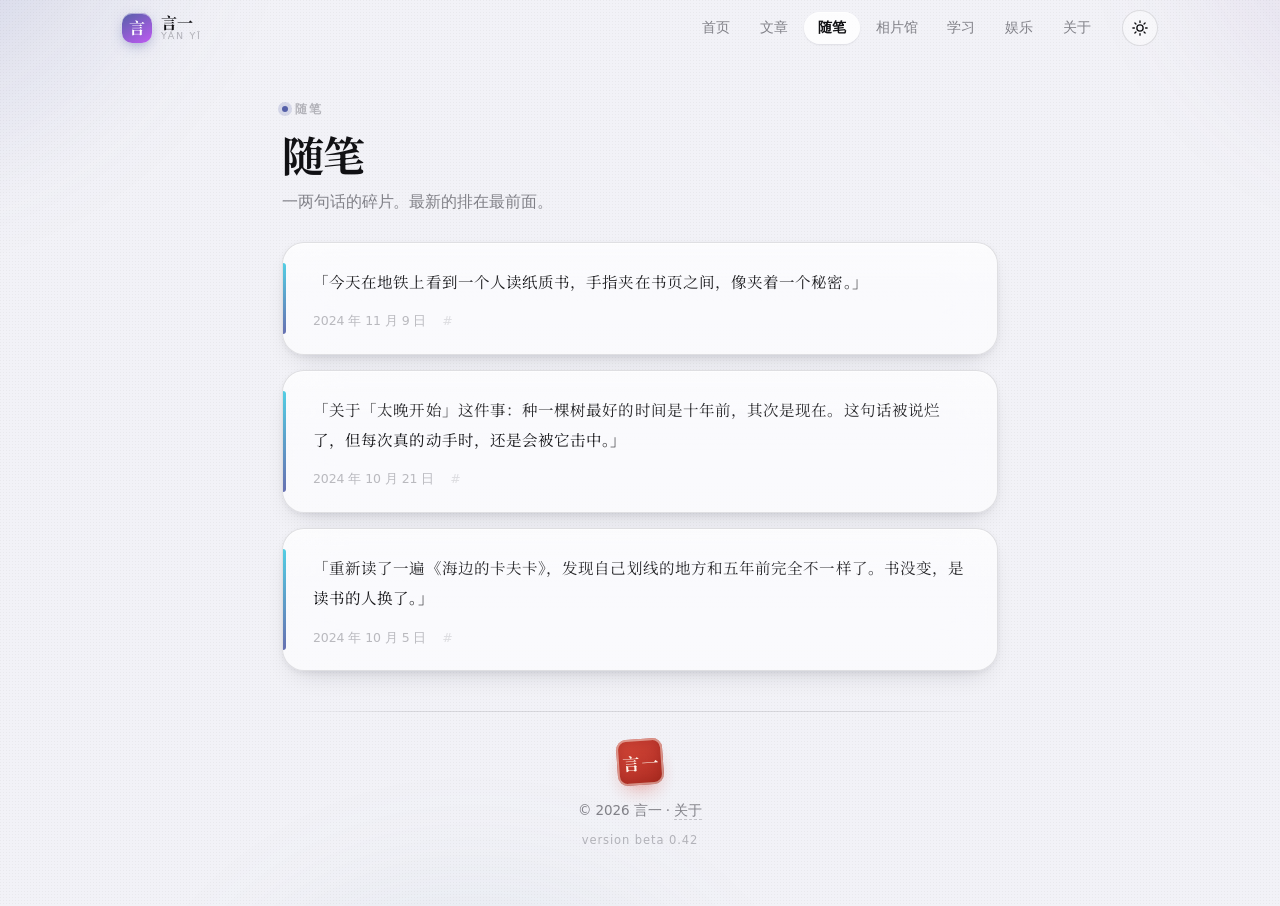
<file: notes.html>
<!DOCTYPE html>
<html lang="zh-CN" data-theme="light">
<head>
<meta charset="UTF-8">
<meta name="viewport" content="width=device-width,initial-scale=1,viewport-fit=cover">
<meta name="theme-color" content="#F2F2F7" media="(prefers-color-scheme: light)">
<meta name="theme-color" content="#000000" media="(prefers-color-scheme: dark)">
<title>随笔 · 言一</title>
<meta name="description" content="一两句话的碎片。地铁上、睡前、走路时突然冒出来的东西。">
<meta property="og:type" content="website">
<meta property="og:site_name" content="言一">
<meta property="og:title" content="随笔 · 言一">
<meta property="og:description" content="一两句话的碎片。地铁上、睡前、走路时突然冒出来的东西。">
<meta property="og:url" content="https://esahc-shen.github.io/FIRSTWEB/notes.html">
<meta property="og:image" content="https://esahc-shen.github.io/FIRSTWEB/photos/gallery-01-view.webp">
<meta name="twitter:card" content="summary_large_image">

<script>
(function(){
  document.documentElement.classList.add('js');
  try{
    var t = localStorage.getItem('theme');
    if(!t && window.matchMedia('(prefers-color-scheme: dark)').matches) t = 'dark';
    if(t) document.documentElement.dataset.theme = t;
  }catch(e){}
})();
</script>

<link rel="preconnect" href="https://fonts.googleapis.com">
<link rel="preconnect" href="https://fonts.gstatic.com" crossorigin>
<link href="https://fonts.googleapis.com/css2?family=Noto+Serif+SC:wght@400;600;700&display=swap" rel="stylesheet">
<link rel="stylesheet" href="assets/base.css">

<style>
.notes{
  max-width:var(--narrow);
  margin:0 auto;
  padding:0 var(--gutter) 40px;
  display:flex;
  flex-direction:column;
  gap:15px;
}
.note{
  position:relative;
  padding:24px 26px 20px 30px;
  border-radius:var(--r-l);
}
.note::after{
  content:"";
  position:absolute;
  left:0;top:20px;bottom:20px;
  width:3px;
  border-radius:0 4px 4px 0;
  background:linear-gradient(180deg,var(--teal),var(--accent));
  opacity:.9;
}
.note-text{
  font-family:var(--serif);
  font-size:15.5px;
  line-height:1.92;
  letter-spacing:.005em;
  margin:0 0 13px;
  color:var(--text);
}
.note-text::before{content:"「"}
.note-text::after{content:"」"}

.note-meta{
  display:flex;align-items:center;gap:10px;
  font-size:12.5px;color:var(--text-3);
}
.note-anchor{
  color:inherit;text-decoration:none;opacity:.45;
  padding:2px 6px;
  border-radius:8px;
  transition:opacity var(--t-fast),color var(--t-fast),background var(--t-fast);
}
@media (hover:hover){.note-anchor:hover{opacity:1;color:var(--accent);background:var(--fill)}}

@media (max-width:720px){
  .notes{padding:0 var(--gutter) 30px}
  .note{padding:21px 19px 17px 23px;border-radius:21px}
  .note-text{font-size:15px;line-height:1.88}
  .note::after{top:17px;bottom:17px}
}
</style>
</head>

<body>

<div class="aura" aria-hidden="true"><i></i><i></i><i></i></div>

<header class="topnav" id="topnav">
  <div class="topnav-inner">
    <a class="brand" href="index.html">
      <span class="brand-mark">言</span>
      <span class="brand-text"><b>言一</b><i>Yán Yī</i></span>
    </a>
    <nav class="nav-links">
      <span class="nav-pill" aria-hidden="true"></span>
      <a href="index.html" data-match="index.html calendar.html weather.html">首页</a>
      <a href="articles.html" data-match="articles.html article-whitespace.html article-why-blog.html">文章</a>
      <a href="notes.html" data-match="notes.html">随笔</a>
      <a href="gallery.html" data-match="gallery.html">相片馆</a>
      <a href="study.html" data-match="study.html">学习</a>
      <a href="play.html" data-match="play.html">娱乐</a>
      <a href="about.html" data-match="about.html">关于</a>
    </nav>
    <div class="nav-actions">
      <button class="icon-btn theme-toggle" id="themeToggle" aria-label="切换深浅色主题">
        <svg class="icon-sun" viewBox="0 0 24 24" fill="none" stroke="currentColor" stroke-width="1.8" stroke-linecap="round">
          <circle cx="12" cy="12" r="4.2"/>
          <path d="M12 2.5v2M12 19.5v2M2.5 12h2M19.5 12h2M5.2 5.2l1.4 1.4M17.4 17.4l1.4 1.4M18.8 5.2l-1.4 1.4M6.6 17.4l-1.4 1.4"/>
        </svg>
        <svg class="icon-moon" viewBox="0 0 24 24" fill="none" stroke="currentColor" stroke-width="1.8" stroke-linecap="round" stroke-linejoin="round">
          <path d="M20.5 14.2A8.5 8.5 0 1 1 9.8 3.5a6.8 6.8 0 0 0 10.7 10.7z"/>
        </svg>
      </button>
    </div>
  </div>
  <div class="nav-progress" aria-hidden="true"></div>
</header>

<div class="page">

  <header class="site-header" style="max-width:var(--narrow)">
    <p class="eyebrow">随笔</p>
    <h1 class="page-title">随笔</h1>
    <p class="page-sub">一两句话的碎片。最新的排在最前面。</p>
  </header>

  <!-- 加新随笔：复制一个 <article class="note"> 整块 -->
  <main class="notes">

    <article class="note card spot" id="note-2024-11-09">
      <p class="note-text">今天在地铁上看到一个人读纸质书，手指夹在书页之间，像夹着一个秘密。</p>
      <div class="note-meta">
        <time datetime="2024-11-09">2024 年 11 月 9 日</time>
        <a class="note-anchor" href="#note-2024-11-09" aria-label="这则随笔的链接">#</a>
      </div>
    </article>

    <article class="note card spot" id="note-2024-10-21">
      <p class="note-text">关于「太晚开始」这件事：种一棵树最好的时间是十年前，其次是现在。这句话被说烂了，但每次真的动手时，还是会被它击中。</p>
      <div class="note-meta">
        <time datetime="2024-10-21">2024 年 10 月 21 日</time>
        <a class="note-anchor" href="#note-2024-10-21" aria-label="这则随笔的链接">#</a>
      </div>
    </article>

    <article class="note card spot" id="note-2024-10-05">
      <p class="note-text">重新读了一遍《海边的卡夫卡》，发现自己划线的地方和五年前完全不一样了。书没变，是读书的人换了。</p>
      <div class="note-meta">
        <time datetime="2024-10-05">2024 年 10 月 5 日</time>
        <a class="note-anchor" href="#note-2024-10-05" aria-label="这则随笔的链接">#</a>
      </div>
    </article>

  </main>

  <footer class="site-footer" style="max-width:var(--narrow)">
    <span class="seal" aria-hidden="true">言一</span>
    <p class="foot-line">© 2026 言一 · <a class="foot-link" href="about.html">关于</a></p>
    <p class="foot-ver">version <span id="siteVersion">beta 0.42</span></p>
  </footer>

</div>

<nav class="tabbar" aria-label="主导航">
  <div class="tabbar-inner">
    <a class="tab" href="index.html" data-match="index.html calendar.html weather.html">
      <svg viewBox="0 0 24 24" fill="none" stroke="currentColor" stroke-width="1.7" stroke-linecap="round" stroke-linejoin="round"><path d="M4 10.6 12 4l8 6.6V19a1.6 1.6 0 0 1-1.6 1.6h-3.6v-5.4H9.2v5.4H5.6A1.6 1.6 0 0 1 4 19z"/></svg>
      <span>首页</span>
    </a>
    <a class="tab" href="articles.html" data-match="articles.html">
      <svg viewBox="0 0 24 24" fill="none" stroke="currentColor" stroke-width="1.7" stroke-linecap="round" stroke-linejoin="round"><path d="M7 3.6h6.6L18 8v12a1.4 1.4 0 0 1-1.4 1.4H7A1.4 1.4 0 0 1 5.6 20V5A1.4 1.4 0 0 1 7 3.6z"/><path d="M13.2 3.6V8H18M8.6 12.4h6.8M8.6 15.8h4.4"/></svg>
      <span>文章</span>
    </a>
    <a class="tab" href="notes.html" data-match="notes.html">
      <svg viewBox="0 0 24 24" fill="none" stroke="currentColor" stroke-width="1.7" stroke-linecap="round" stroke-linejoin="round"><path d="M20.2 3.8c-6.2.2-10.7 4.3-12.4 10L6 20l6.2-1.8c5.7-1.7 9.8-6.2 10-12.4z"/><path d="M14.6 9.4 6 20"/></svg>
      <span>随笔</span>
    </a>
    <a class="tab" href="gallery.html" data-match="gallery.html">
      <svg viewBox="0 0 24 24" fill="none" stroke="currentColor" stroke-width="1.7" stroke-linecap="round" stroke-linejoin="round"><rect x="3.6" y="4.8" width="16.8" height="14.4" rx="3.2"/><circle cx="9" cy="10" r="1.5"/><path d="m4.4 16.8 4.9-4.4 3.9 3.5 3-2.5 3.4 3"/></svg>
      <span>相片馆</span>
    </a>
    <a class="tab" href="study.html" data-match="study.html">
      <svg viewBox="0 0 24 24" fill="none" stroke="currentColor" stroke-width="1.7" stroke-linecap="round" stroke-linejoin="round"><path d="M2.6 4.6h5.8a3.6 3.6 0 0 1 3.6 3.6v12.2a3 3 0 0 0-3-3H2.6z"/><path d="M21.4 4.6h-5.8a3.6 3.6 0 0 0-3.6 3.6v12.2a3 3 0 0 1 3-3h6.4z"/></svg>
      <span>学习</span>
    </a>
    <a class="tab" href="play.html" data-match="play.html">
      <svg viewBox="0 0 24 24" fill="none" stroke="currentColor" stroke-width="1.7" stroke-linecap="round" stroke-linejoin="round"><rect x="3.6" y="3.6" width="16.8" height="16.8" rx="4.2"/><circle cx="8.6" cy="8.6" r="1.15" fill="currentColor" stroke="none"/><circle cx="15.4" cy="15.4" r="1.15" fill="currentColor" stroke="none"/><circle cx="15.4" cy="8.6" r="1.15" fill="currentColor" stroke="none"/><circle cx="8.6" cy="15.4" r="1.15" fill="currentColor" stroke="none"/></svg>
      <span>娱乐</span>
    </a>
  </div>
</nav>

<script src="assets/app.js" defer></script>
<script>
document.addEventListener('DOMContentLoaded', function () {
  YY.animate('.note', 80);
});
</script>

</body>
</html>
</file>
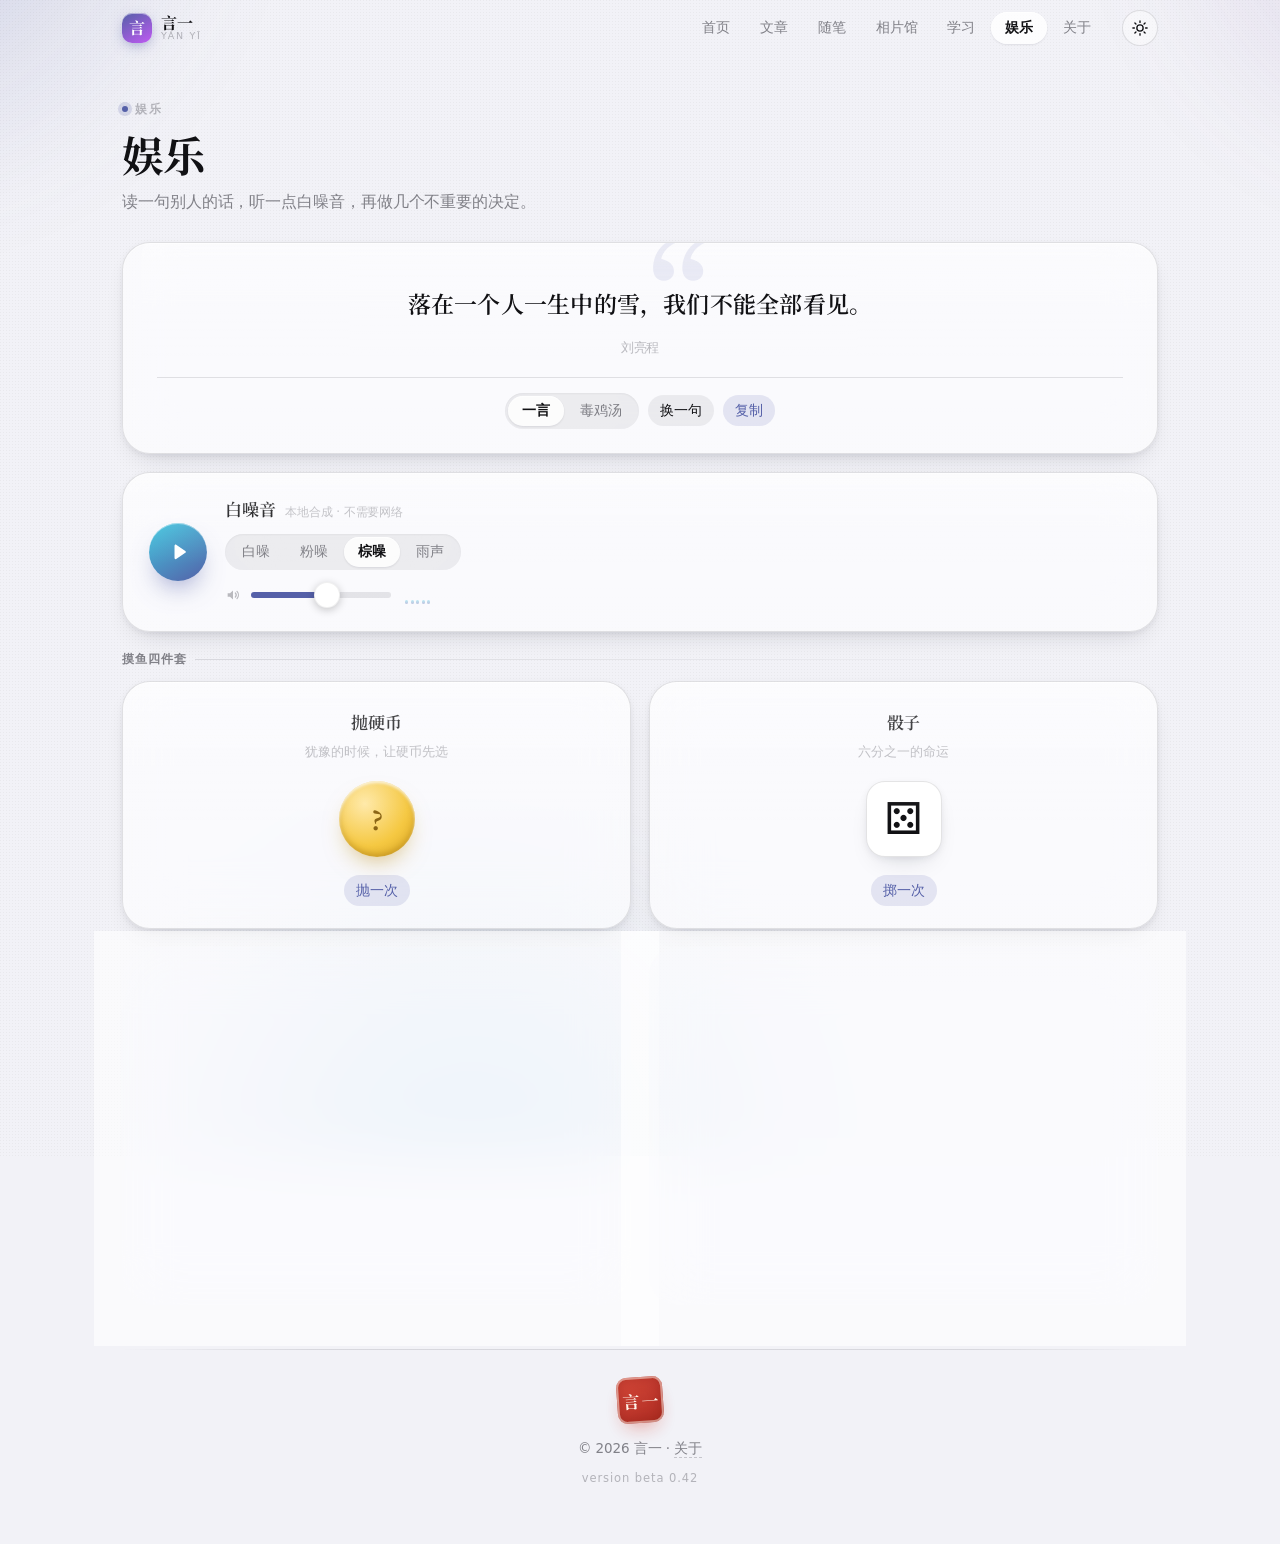
<file: play.html>
<!DOCTYPE html>
<html lang="zh-CN" data-theme="light">
<head>
<meta charset="UTF-8">
<meta name="viewport" content="width=device-width,initial-scale=1,viewport-fit=cover">
<meta name="theme-color" content="#F2F2F7" media="(prefers-color-scheme: light)">
<meta name="theme-color" content="#000000" media="(prefers-color-scheme: dark)">
<title>娱乐 · 言一</title>
<meta name="description" content="每日一言、白噪音，和几个不占时间的摸鱼小工具。">
<meta property="og:type" content="website">
<meta property="og:site_name" content="言一">
<meta property="og:title" content="娱乐 · 言一">
<meta property="og:description" content="每日一言、白噪音，和几个不占时间的摸鱼小工具。">
<meta property="og:url" content="https://esahc-shen.github.io/FIRSTWEB/play.html">
<meta property="og:image" content="https://esahc-shen.github.io/FIRSTWEB/photos/gallery-01-view.webp">
<meta name="twitter:card" content="summary_large_image">

<script>
(function(){
  document.documentElement.classList.add('js');
  try{
    var t = localStorage.getItem('theme');
    if(!t && window.matchMedia('(prefers-color-scheme: dark)').matches) t = 'dark';
    if(t) document.documentElement.dataset.theme = t;
  }catch(e){}
})();
</script>

<link rel="preconnect" href="https://fonts.googleapis.com">
<link rel="preconnect" href="https://fonts.gstatic.com" crossorigin>
<link href="https://fonts.googleapis.com/css2?family=Noto+Serif+SC:wght@400;600;700&display=swap" rel="stylesheet">
<link rel="stylesheet" href="assets/base.css">

<style>
/* =========================================================
   娱乐页
   一言 / 白噪音 / 摸鱼四件套
   ========================================================= */
.play{
  max-width:var(--maxw);
  margin:0 auto;
  padding:0 var(--gutter) 44px;
  display:flex;
  flex-direction:column;
  gap:18px;
}

/* ---------- 一言 ---------- */
.quote{
  position:relative;
  padding:34px 34px 24px;
  border-radius:var(--r-xl);
  overflow:hidden;
  text-align:center;
}
.quote::before{
  content:"“";
  position:absolute;
  top:-12px;left:18px;
  font-family:var(--serif);
  font-size:130px;
  font-weight:700;
  color:color-mix(in srgb, var(--accent) 13%, transparent);
  pointer-events:none;
  line-height:1;
}
.quote-text{
  position:relative;
  font-family:var(--serif);
  font-size:clamp(18px,3.4vw,23px);
  font-weight:600;
  line-height:1.85;
  letter-spacing:.01em;
  margin:6px auto 12px;
  max-width:34em;
  transition:opacity .26s var(--ease), transform .26s var(--ease);
}
.quote-from{
  position:relative;
  font-size:13px;
  color:var(--text-3);
  margin:0 0 18px;
  transition:opacity .26s var(--ease);
}
.quote.is-switching .quote-text{opacity:0;transform:translateY(8px)}
.quote.is-switching .quote-from{opacity:0}
.quote-actions{
  position:relative;
  display:flex;
  align-items:center;
  justify-content:center;
  gap:9px;
  flex-wrap:wrap;
  padding-top:15px;
  border-top:1px solid var(--line);
}

/* ---------- 白噪音 ---------- */
.noise{
  display:flex;
  align-items:center;
  gap:18px;
  padding:22px 26px;
  border-radius:var(--r-xl);
}
.noise-btn{
  flex:0 0 auto;
  width:58px;height:58px;
  border:0;
  border-radius:50%;
  display:grid;place-items:center;
  background:linear-gradient(150deg,var(--teal),var(--accent));
  color:#fff;
  cursor:pointer;
  box-shadow:0 14px 28px -12px color-mix(in srgb, var(--accent) 80%, transparent), inset 0 1px 0 rgba(255,255,255,.45);
  transition:transform var(--t) var(--spring), box-shadow var(--t);
  -webkit-tap-highlight-color:transparent;
}
@media (hover:hover){.noise-btn:hover{transform:scale(1.06)}}
.noise-btn:active{transform:scale(.93)}
.noise-btn svg{width:22px;height:22px}
.noise-btn .icon-pause{display:none}
.noise.is-on .noise-btn .icon-play{display:none}
.noise.is-on .noise-btn .icon-pause{display:block}
.noise.is-on .noise-btn{animation:breathe 2.6s var(--ease-in-out) infinite}
@keyframes breathe{0%,100%{box-shadow:0 14px 28px -12px color-mix(in srgb,var(--accent) 80%,transparent),0 0 0 0 color-mix(in srgb,var(--accent) 32%,transparent)}50%{box-shadow:0 14px 28px -12px color-mix(in srgb,var(--accent) 80%,transparent),0 0 0 11px transparent}}
.noise-body{flex:1 1 auto;min-width:0;display:flex;flex-direction:column;gap:11px}
.noise-title{display:flex;align-items:baseline;gap:9px}
.noise-title b{font-family:var(--serif);font-size:17px;font-weight:600}
.noise-title span{font-size:12px;color:var(--text-3)}
.noise-row{display:flex;align-items:center;gap:12px}
.noise-vol{display:flex;align-items:center;gap:8px;flex:0 0 168px}
.noise-vol svg{width:16px;height:16px;color:var(--text-3);flex:0 0 auto}
.noise-vol .slider{height:24px}
.noise-eq{
  flex:0 0 auto;
  display:flex;align-items:flex-end;gap:2.5px;
  height:18px;
}
.noise-eq i{
  width:3px;border-radius:2px;
  background:linear-gradient(180deg,var(--teal),var(--accent));
  height:4px;
  opacity:.35;
  transition:opacity var(--t);
}
.noise.is-on .noise-eq i{opacity:.9;animation:eq 1s ease-in-out infinite}
.noise.is-on .noise-eq i:nth-child(2){animation-delay:.18s}
.noise.is-on .noise-eq i:nth-child(3){animation-delay:.36s}
.noise.is-on .noise-eq i:nth-child(4){animation-delay:.09s}
.noise.is-on .noise-eq i:nth-child(5){animation-delay:.27s}
@keyframes eq{0%,100%{height:4px}50%{height:16px}}

/* ---------- 摸鱼四件套 ---------- */
.toys{
  display:grid;
  grid-template-columns:1fr 1fr;
  gap:18px;
}
.toy{
  display:flex;
  flex-direction:column;
  align-items:center;
  gap:13px;
  padding:26px 22px 22px;
  border-radius:var(--r-xl);
  text-align:center;
}
.toy-title{
  font-family:var(--serif);
  font-size:17px;font-weight:600;
  margin:0;
}
.toy-hint{font-size:12.5px;color:var(--text-3);margin:-7px 0 0}
.toy-stage{
  min-height:86px;
  display:grid;
  place-items:center;
  width:100%;
}
.toy-result{
  font-family:var(--serif);
  font-size:clamp(20px,3.6vw,26px);
  font-weight:600;
  line-height:1.6;
  letter-spacing:.01em;
}
.toy-result.small{font-size:16.5px;font-weight:400;font-family:var(--font);color:var(--text-2)}

/* 硬币 */
.coin{
  width:76px;height:76px;
  border-radius:50%;
  display:grid;place-items:center;
  font-family:var(--serif);
  font-size:26px;font-weight:700;
  color:#8a6414;
  background:radial-gradient(circle at 34% 30%,#ffe9a8,#f5c842 58%,#d9a41f);
  box-shadow:0 12px 24px -10px rgba(190,140,20,.6), inset 0 2px 3px rgba(255,255,255,.75), inset 0 -3px 6px rgba(140,95,5,.35);
  user-select:none;
}
.coin.is-flip{animation:flip .9s var(--ease)}
@keyframes flip{
  0%{transform:rotateY(0) translateY(0)}
  35%{transform:rotateY(540deg) translateY(-26px) scale(1.06)}
  100%{transform:rotateY(1080deg) translateY(0)}
}
[data-theme="dark"] .coin{color:#5e430c}

/* 骰子 */
.die{
  width:76px;height:76px;
  border-radius:19px;
  display:grid;place-items:center;
  font-size:44px;
  line-height:1;
  background:var(--surface);
  border:1px solid var(--line);
  box-shadow:var(--sh-2), inset 0 1px 0 var(--sheen);
  user-select:none;
}
.die.is-roll{animation:tumble .7s var(--ease)}
@keyframes tumble{
  0%{transform:rotate(0) scale(1)}
  40%{transform:rotate(235deg) scale(1.14) translateY(-16px)}
  100%{transform:rotate(360deg) scale(1)}
}

/* 决定器 */
.toy-textarea{
  width:100%;
  min-height:74px;
  resize:vertical;
  padding:11px 14px;
  border:1px solid var(--line);
  border-radius:var(--r-m);
  background:var(--glass-thin);
  font-size:13.5px;
  line-height:1.7;
  outline:none;
  transition:border-color var(--t-fast), box-shadow var(--t-fast);
}
.toy-textarea:focus{
  border-color:color-mix(in srgb, var(--accent) 60%, transparent);
  box-shadow:0 0 0 3.5px color-mix(in srgb, var(--accent) 15%, transparent);
}
.toy-slot{transition:transform .1s}
.toy-slot.is-spin{transform:scale(1.04)}

@media (max-width:860px){
  .toys{grid-template-columns:1fr}
}
@media (max-width:720px){
  .play{padding:0 var(--gutter) 32px;gap:14px}
  .quote{padding:26px 20px 19px;border-radius:26px}
  .noise{flex-wrap:wrap;padding:18px;border-radius:26px}
  .noise-row{flex-wrap:wrap}
  .noise-vol{flex:1 1 100%}
  .toy{padding:22px 18px 18px;border-radius:26px}
}
</style>
</head>

<body>

<div class="aura" aria-hidden="true"><i></i><i></i><i></i></div>

<header class="topnav" id="topnav">
  <div class="topnav-inner">
    <a class="brand" href="index.html">
      <span class="brand-mark">言</span>
      <span class="brand-text"><b>言一</b><i>Yán Yī</i></span>
    </a>
    <nav class="nav-links">
      <span class="nav-pill" aria-hidden="true"></span>
      <a href="index.html" data-match="index.html calendar.html weather.html">首页</a>
      <a href="articles.html" data-match="articles.html article-whitespace.html article-why-blog.html">文章</a>
      <a href="notes.html" data-match="notes.html">随笔</a>
      <a href="gallery.html" data-match="gallery.html">相片馆</a>
      <a href="study.html" data-match="study.html">学习</a>
      <a href="play.html" data-match="play.html">娱乐</a>
      <a href="about.html" data-match="about.html">关于</a>
    </nav>
    <div class="nav-actions">
      <button class="icon-btn theme-toggle" id="themeToggle" aria-label="切换深浅色主题">
        <svg class="icon-sun" viewBox="0 0 24 24" fill="none" stroke="currentColor" stroke-width="1.8" stroke-linecap="round">
          <circle cx="12" cy="12" r="4.2"/>
          <path d="M12 2.5v2M12 19.5v2M2.5 12h2M19.5 12h2M5.2 5.2l1.4 1.4M17.4 17.4l1.4 1.4M18.8 5.2l-1.4 1.4M6.6 17.4l-1.4 1.4"/>
        </svg>
        <svg class="icon-moon" viewBox="0 0 24 24" fill="none" stroke="currentColor" stroke-width="1.8" stroke-linecap="round" stroke-linejoin="round">
          <path d="M20.5 14.2A8.5 8.5 0 1 1 9.8 3.5a6.8 6.8 0 0 0 10.7 10.7z"/>
        </svg>
      </button>
    </div>
  </div>
  <div class="nav-progress" aria-hidden="true"></div>
</header>

<div class="page">

  <header class="site-header">
    <p class="eyebrow">娱乐</p>
    <h1 class="page-title">娱乐</h1>
    <p class="page-sub">读一句别人的话，听一点白噪音，再做几个不重要的决定。</p>
  </header>

  <main class="play">

    <!-- ============ 一言 ============ -->
    <section class="quote card spot" id="quoteCard" aria-label="每日一言">
      <p class="quote-text" id="quoteText">正在为你挑一句话…</p>
      <p class="quote-from" id="quoteFrom"></p>
      <div class="quote-actions">
        <div class="segmented" id="quoteSeg" role="tablist" aria-label="句子类型">
          <span class="seg-thumb" aria-hidden="true"></span>
          <button class="seg-item is-on" type="button" role="tab" data-kind="hitokoto" aria-selected="true">一言</button>
          <button class="seg-item" type="button" role="tab" data-kind="soup" aria-selected="false">毒鸡汤</button>
        </div>
        <button class="btn btn--sm" id="quoteNext" type="button">换一句</button>
        <button class="btn btn--sm btn--tint" id="quoteCopy" type="button">复制</button>
      </div>
    </section>

    <!-- ============ 白噪音 ============ -->
    <section class="noise card spot" id="noiseCard" aria-label="白噪音">
      <button class="noise-btn" id="noiseBtn" type="button" aria-label="播放或暂停白噪音">
        <svg class="icon-play" viewBox="0 0 24 24" fill="currentColor"><path d="M8.2 5.4v13.2c0 .9 1 1.5 1.8 1L20 12.8c.8-.5.8-1.6 0-2L10 4c-.8-.5-1.8.1-1.8 1.4z"/></svg>
        <svg class="icon-pause" viewBox="0 0 24 24" fill="currentColor"><rect x="6.4" y="4.8" width="4" height="14.4" rx="1.4"/><rect x="13.6" y="4.8" width="4" height="14.4" rx="1.4"/></svg>
      </button>
      <div class="noise-body">
        <div class="noise-title">
          <b>白噪音</b>
          <span id="noiseState">本地合成 · 不需要网络</span>
        </div>
        <div class="segmented" id="noiseSeg" role="tablist" aria-label="噪音类型" style="align-self:flex-start">
          <span class="seg-thumb" aria-hidden="true"></span>
          <button class="seg-item" type="button" role="tab" data-noise="white" aria-selected="false">白噪</button>
          <button class="seg-item" type="button" role="tab" data-noise="pink" aria-selected="false">粉噪</button>
          <button class="seg-item is-on" type="button" role="tab" data-noise="brown" aria-selected="true">棕噪</button>
          <button class="seg-item" type="button" role="tab" data-noise="rain" aria-selected="false">雨声</button>
        </div>
        <div class="noise-row">
          <span class="noise-vol">
            <svg viewBox="0 0 24 24" fill="none" stroke="currentColor" stroke-width="1.8" stroke-linecap="round" stroke-linejoin="round"><path d="M4 9.5v5h3.5L12 18.6V5.4L7.5 9.5z" fill="currentColor" stroke="none"/><path d="M15.5 9a4.3 4.3 0 0 1 0 6M18 6.6a8 8 0 0 1 0 10.8"/></svg>
            <input class="slider" id="noiseVol" type="range" min="0" max="100" step="1" value="55" aria-label="音量">
          </span>
          <span class="noise-eq" aria-hidden="true"><i></i><i></i><i></i><i></i><i></i></span>
        </div>
      </div>
    </section>

    <!-- ============ 摸鱼四件套 ============ -->
    <section aria-label="摸鱼小工具">
      <p class="section-label">摸鱼四件套</p>
      <div class="toys">

        <div class="toy card spot">
          <h2 class="toy-title">抛硬币</h2>
          <p class="toy-hint">犹豫的时候，让硬币先选</p>
          <div class="toy-stage">
            <div class="coin" id="coin">?</div>
          </div>
          <button class="btn btn--tint btn--sm" id="coinBtn" type="button">抛一次</button>
        </div>

        <div class="toy card spot">
          <h2 class="toy-title">骰子</h2>
          <p class="toy-hint">六分之一的命运</p>
          <div class="toy-stage">
            <div class="die" id="die">⚄</div>
          </div>
          <button class="btn btn--tint btn--sm" id="dieBtn" type="button">掷一次</button>
        </div>

        <div class="toy card spot">
          <h2 class="toy-title">决定器</h2>
          <p class="toy-hint">一行一个选项，交给运气</p>
          <div class="toy-stage" style="align-content:start;gap:10px">
            <textarea class="toy-textarea" id="pickOpts" rows="3" aria-label="候选选项，一行一个">食堂
外卖
自己煮
不吃了减肥</textarea>
            <p class="toy-result toy-slot" id="pickResult" style="min-height:1.6em"></p>
          </div>
          <button class="btn btn--tint btn--sm" id="pickBtn" type="button">帮我选</button>
        </div>

        <div class="toy card spot">
          <h2 class="toy-title">答案之书</h2>
          <p class="toy-hint">心里默念一个问题，再翻开</p>
          <div class="toy-stage">
            <p class="toy-result small" id="bookResult">「问题的答案，早就准备好了。」</p>
          </div>
          <button class="btn btn--tint btn--sm" id="bookBtn" type="button">翻开一页</button>
        </div>

      </div>
    </section>

  </main>

  <footer class="site-footer">
    <span class="seal" aria-hidden="true">言一</span>
    <p class="foot-line">© 2026 言一 · <a class="foot-link" href="about.html">关于</a></p>
    <p class="foot-ver">version <span id="siteVersion">beta 0.42</span></p>
  </footer>

</div>

<nav class="tabbar" aria-label="主导航">
  <div class="tabbar-inner">
    <a class="tab" href="index.html" data-match="index.html calendar.html weather.html">
      <svg viewBox="0 0 24 24" fill="none" stroke="currentColor" stroke-width="1.7" stroke-linecap="round" stroke-linejoin="round"><path d="M4 10.6 12 4l8 6.6V19a1.6 1.6 0 0 1-1.6 1.6h-3.6v-5.4H9.2v5.4H5.6A1.6 1.6 0 0 1 4 19z"/></svg>
      <span>首页</span>
    </a>
    <a class="tab" href="articles.html" data-match="articles.html article-whitespace.html article-why-blog.html">
      <svg viewBox="0 0 24 24" fill="none" stroke="currentColor" stroke-width="1.7" stroke-linecap="round" stroke-linejoin="round"><path d="M7 3.6h6.6L18 8v12a1.4 1.4 0 0 1-1.4 1.4H7A1.4 1.4 0 0 1 5.6 20V5A1.4 1.4 0 0 1 7 3.6z"/><path d="M13.2 3.6V8H18M8.6 12.4h6.8M8.6 15.8h4.4"/></svg>
      <span>文章</span>
    </a>
    <a class="tab" href="notes.html" data-match="notes.html">
      <svg viewBox="0 0 24 24" fill="none" stroke="currentColor" stroke-width="1.7" stroke-linecap="round" stroke-linejoin="round"><path d="M20.2 3.8c-6.2.2-10.7 4.3-12.4 10L6 20l6.2-1.8c5.7-1.7 9.8-6.2 10-12.4z"/><path d="M14.6 9.4 6 20"/></svg>
      <span>随笔</span>
    </a>
    <a class="tab" href="gallery.html" data-match="gallery.html">
      <svg viewBox="0 0 24 24" fill="none" stroke="currentColor" stroke-width="1.7" stroke-linecap="round" stroke-linejoin="round"><rect x="3.6" y="4.8" width="16.8" height="14.4" rx="3.2"/><circle cx="9" cy="10" r="1.5"/><path d="m4.4 16.8 4.9-4.4 3.9 3.5 3-2.5 3.4 3"/></svg>
      <span>相片馆</span>
    </a>
    <a class="tab" href="study.html" data-match="study.html">
      <svg viewBox="0 0 24 24" fill="none" stroke="currentColor" stroke-width="1.7" stroke-linecap="round" stroke-linejoin="round"><path d="M2.6 4.6h5.8a3.6 3.6 0 0 1 3.6 3.6v12.2a3 3 0 0 0-3-3H2.6z"/><path d="M21.4 4.6h-5.8a3.6 3.6 0 0 0-3.6 3.6v12.2a3 3 0 0 1 3-3h6.4z"/></svg>
      <span>学习</span>
    </a>
    <a class="tab" href="play.html" data-match="play.html">
      <svg viewBox="0 0 24 24" fill="none" stroke="currentColor" stroke-width="1.7" stroke-linecap="round" stroke-linejoin="round"><rect x="3.6" y="3.6" width="16.8" height="16.8" rx="4.2"/><circle cx="8.6" cy="8.6" r="1.15" fill="currentColor" stroke="none"/><circle cx="15.4" cy="15.4" r="1.15" fill="currentColor" stroke="none"/><circle cx="15.4" cy="8.6" r="1.15" fill="currentColor" stroke="none"/><circle cx="8.6" cy="15.4" r="1.15" fill="currentColor" stroke="none"/></svg>
      <span>娱乐</span>
    </a>
  </div>
</nav>

<script src="assets/app.js" defer></script>
<script src="assets/play.js" defer></script>

</body>
</html>
</file>
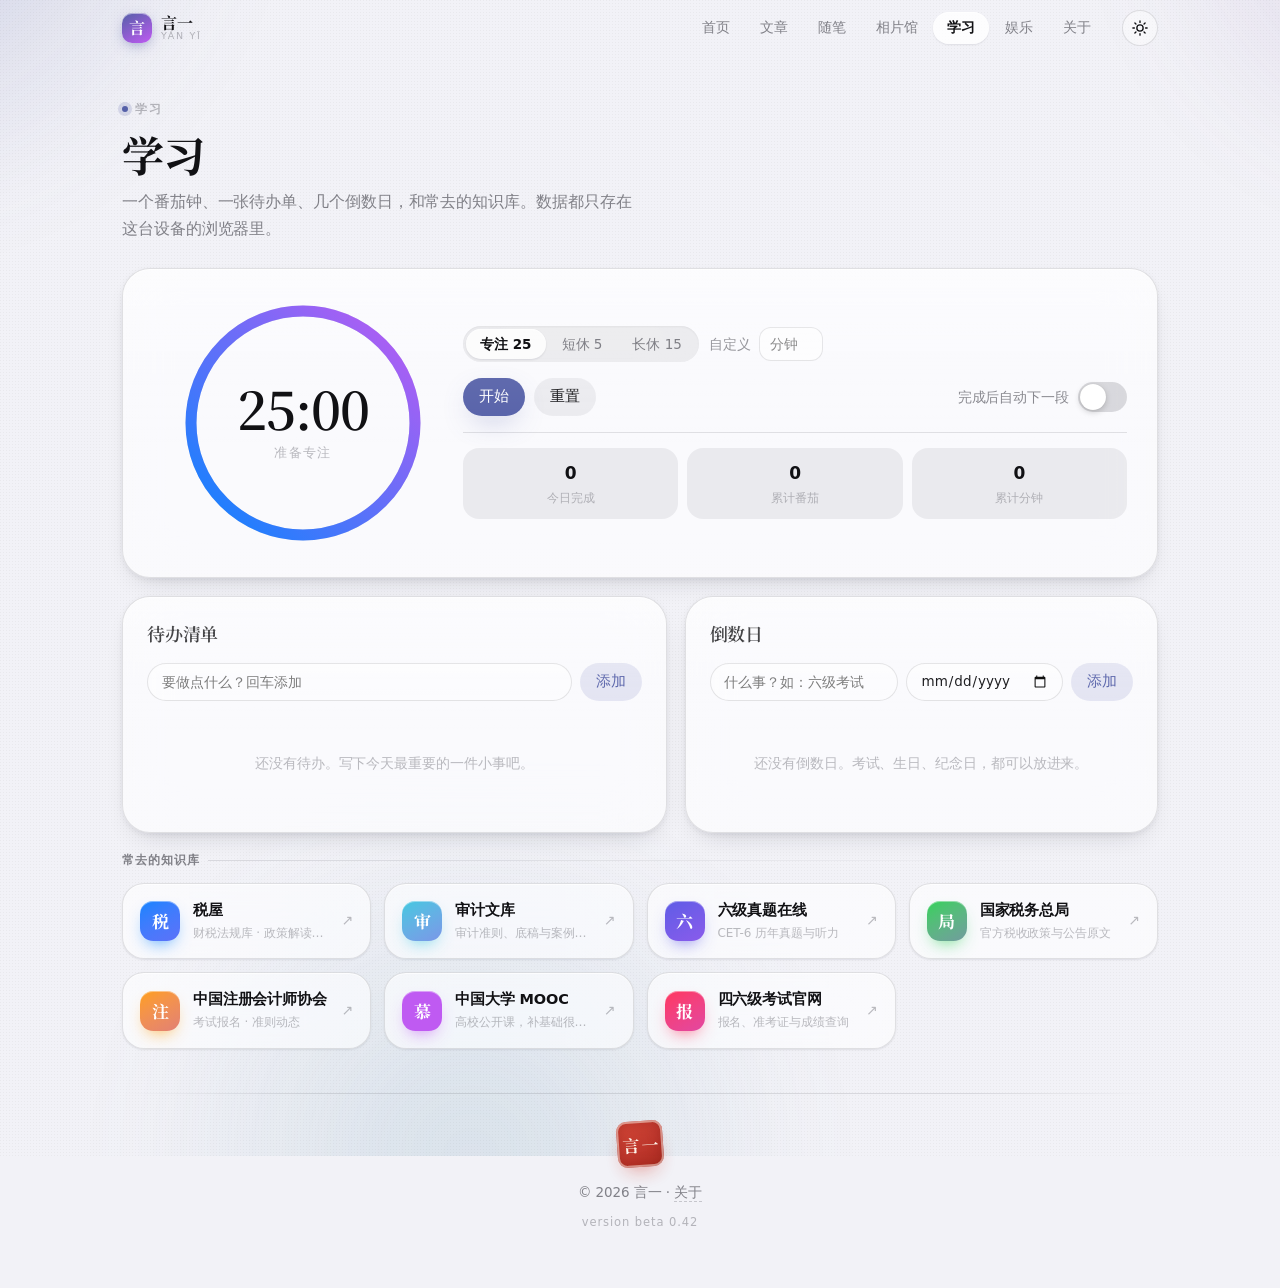
<file: study.html>
<!DOCTYPE html>
<html lang="zh-CN" data-theme="light">
<head>
<meta charset="UTF-8">
<meta name="viewport" content="width=device-width,initial-scale=1,viewport-fit=cover">
<meta name="theme-color" content="#F2F2F7" media="(prefers-color-scheme: light)">
<meta name="theme-color" content="#000000" media="(prefers-color-scheme: dark)">
<title>学习 · 言一</title>
<meta name="description" content="番茄钟、待办、倒数日常用工具，和常去的知识库。">
<meta property="og:type" content="website">
<meta property="og:site_name" content="言一">
<meta property="og:title" content="学习 · 言一">
<meta property="og:description" content="番茄钟、待办、倒数日常用工具，和常去的知识库。">
<meta property="og:url" content="https://esahc-shen.github.io/FIRSTWEB/study.html">
<meta property="og:image" content="https://esahc-shen.github.io/FIRSTWEB/photos/gallery-01-view.webp">
<meta name="twitter:card" content="summary_large_image">

<script>
(function(){
  document.documentElement.classList.add('js');
  try{
    var t = localStorage.getItem('theme');
    if(!t && window.matchMedia('(prefers-color-scheme: dark)').matches) t = 'dark';
    if(t) document.documentElement.dataset.theme = t;
  }catch(e){}
})();
</script>

<link rel="preconnect" href="https://fonts.googleapis.com">
<link rel="preconnect" href="https://fonts.gstatic.com" crossorigin>
<link href="https://fonts.googleapis.com/css2?family=Noto+Serif+SC:wght@400;600;700&display=swap" rel="stylesheet">
<link rel="stylesheet" href="assets/base.css">

<style>
/* =========================================================
   学习页
   番茄钟 + 待办 + 倒数日 + 知识库
   ========================================================= */
.study{
  max-width:var(--maxw);
  margin:0 auto;
  padding:0 var(--gutter) 44px;
  display:flex;
  flex-direction:column;
  gap:18px;
}

/* ---------- 番茄钟 ---------- */
.pomo{
  display:grid;
  grid-template-columns:300px 1fr;
  gap:10px;
  align-items:center;
  padding:28px 30px;
  border-radius:var(--r-xl);
}
.pomo-stage{
  position:relative;
  width:252px;height:252px;
  margin:0 auto;
  display:grid;
  place-items:center;
}
.pomo-ring{position:absolute;inset:0;transform:rotate(-90deg)}
.pomo-ring .track{
  fill:none;
  stroke:var(--fill-2);
  stroke-width:11;
}
.pomo-ring .prog{
  fill:none;
  stroke:url(#pomoGrad);
  stroke-width:11;
  stroke-linecap:round;
  transition:stroke-dashoffset .5s var(--ease);
}
.pomo-time{
  font-family:var(--serif);
  font-size:52px;
  font-weight:600;
  letter-spacing:-.02em;
  font-variant-numeric:tabular-nums;
  line-height:1;
}
.pomo-state{
  margin-top:8px;
  font-size:13px;
  color:var(--text-3);
  letter-spacing:.1em;
}
.pomo.is-focus .pomo-state{color:var(--accent)}
.pomo.is-break .pomo-state{color:var(--green)}

.pomo-ctrl{display:flex;flex-direction:column;gap:16px;min-width:0}
.pomo-row{display:flex;align-items:center;gap:10px;flex-wrap:wrap}
.pomo-custom{
  display:flex;align-items:center;gap:8px;
  font-size:13.5px;color:var(--text-2);
}
.pomo-custom input{
  width:64px;height:34px;
  padding:0 10px;
  border:1px solid var(--line);
  border-radius:var(--r-s);
  background:var(--glass-thin);
  font-size:14px;
  font-variant-numeric:tabular-nums;
  outline:none;
  transition:border-color var(--t-fast), box-shadow var(--t-fast);
}
.pomo-custom input:focus{
  border-color:color-mix(in srgb, var(--accent) 60%, transparent);
  box-shadow:0 0 0 3.5px color-mix(in srgb, var(--accent) 15%, transparent);
}
.pomo-actions{display:flex;align-items:center;gap:9px;flex-wrap:wrap}
.pomo-auto{display:flex;align-items:center;gap:9px;font-size:13.5px;color:var(--text-2)}
.pomo-stats{
  display:flex;gap:9px;flex-wrap:wrap;
  padding-top:15px;
  border-top:1px solid var(--line);
}
.pstat{
  flex:1 1 0;
  min-width:96px;
  display:flex;flex-direction:column;align-items:center;gap:2px;
  padding:11px 8px;
  border-radius:var(--r-m);
  background:var(--fill);
}
.pstat b{font-size:17px;font-weight:600;font-variant-numeric:tabular-nums;letter-spacing:-.01em}
.pstat span{font-size:11.5px;color:var(--text-3)}

/* ---------- 待办 / 倒数日 ---------- */
.duo{
  display:grid;
  grid-template-columns:1.15fr 1fr;
  gap:18px;
  align-items:stretch;
}
.panel{
  display:flex;
  flex-direction:column;
  padding:22px 24px 18px;
  border-radius:var(--r-xl);
}
.panel-head{
  display:flex;align-items:center;gap:10px;
  margin-bottom:14px;
}
.panel-head h2{
  font-family:var(--serif);
  font-size:18px;font-weight:600;
  margin:0;letter-spacing:-.01em;
}
.panel-count{font-size:12px;color:var(--text-3)}

.todo-input{display:flex;gap:8px;margin-bottom:12px}
.todo-input input{
  flex:1 1 auto;
  min-width:0;
  height:38px;
  padding:0 14px;
  border:1px solid var(--line);
  border-radius:var(--r-full);
  background:var(--glass-thin);
  font-size:14px;
  outline:none;
  transition:border-color var(--t-fast), box-shadow var(--t-fast);
}
.todo-input input:focus{
  border-color:color-mix(in srgb, var(--accent) 60%, transparent);
  box-shadow:0 0 0 3.5px color-mix(in srgb, var(--accent) 15%, transparent);
}
.todo-list{
  display:flex;flex-direction:column;gap:6px;
  overflow-y:auto;
  max-height:300px;
  margin:0 -6px;
  padding:0 6px;
}
.todo{
  display:flex;align-items:center;gap:11px;
  padding:9px 12px;
  border-radius:var(--r-m);
  transition:background var(--t-fast);
  animation:riseIn .38s var(--ease) both;
}
@media (hover:hover){.todo:hover{background:var(--fill)}}
.todo-check{
  flex:0 0 auto;
  width:21px;height:21px;
  border:1.6px solid var(--fill-3);
  border-radius:50%;
  background:none;
  cursor:pointer;
  display:grid;place-items:center;
  color:#fff;
  transition:background var(--t-fast) var(--spring), border-color var(--t-fast), transform var(--t-fast) var(--spring);
  -webkit-tap-highlight-color:transparent;
}
.todo-check svg{width:11px;height:11px;opacity:0;transform:scale(.4);transition:opacity var(--t-fast),transform var(--t) var(--spring)}
.todo.is-done .todo-check{background:var(--green);border-color:var(--green)}
.todo.is-done .todo-check svg{opacity:1;transform:scale(1)}
.todo-check:active{transform:scale(.85)}
.todo-text{
  flex:1 1 auto;
  min-width:0;
  font-size:14.5px;
  line-height:1.55;
  overflow-wrap:anywhere;
  transition:color var(--t), opacity var(--t);
}
.todo.is-done .todo-text{color:var(--text-3);text-decoration:line-through;opacity:.75}
.todo-del{
  flex:0 0 auto;
  width:26px;height:26px;
  border:0;border-radius:8px;
  background:none;
  color:var(--text-3);
  cursor:pointer;
  display:grid;place-items:center;
  opacity:0;
  transition:opacity var(--t-fast), color var(--t-fast), background var(--t-fast);
  -webkit-tap-highlight-color:transparent;
}
.todo:hover .todo-del,.todo-del:focus-visible{opacity:1}
@media (hover:none){.todo-del{opacity:.55}}
@media (hover:hover){.todo-del:hover{color:var(--red);background:color-mix(in srgb,var(--red) 12%,transparent)}}
.todo-del svg{width:13px;height:13px}
.todo-empty,.cd-empty{
  padding:26px 10px;
  text-align:center;
  font-size:13.5px;
  color:var(--text-3);
}

/* 倒数日 */
.cd-input{display:flex;gap:8px;margin-bottom:12px;flex-wrap:wrap}
.cd-input input{
  height:38px;
  padding:0 13px;
  border:1px solid var(--line);
  border-radius:var(--r-full);
  background:var(--glass-thin);
  font-size:13.5px;
  outline:none;
  transition:border-color var(--t-fast), box-shadow var(--t-fast);
}
.cd-input input:focus{
  border-color:color-mix(in srgb, var(--accent) 60%, transparent);
  box-shadow:0 0 0 3.5px color-mix(in srgb, var(--accent) 15%, transparent);
}
.cd-input .cd-name{flex:1 1 130px;min-width:0}
.cd-input .cd-date{flex:0 0 auto;color-scheme:light}
[data-theme="dark"] .cd-input .cd-date{color-scheme:dark}
.cd-list{display:flex;flex-direction:column;gap:8px;overflow-y:auto;max-height:300px;margin:0 -6px;padding:0 6px}
.cd-item{
  display:flex;align-items:center;gap:13px;
  padding:11px 14px;
  border-radius:var(--r-m);
  background:var(--fill);
  animation:riseIn .38s var(--ease) both;
}
.cd-days{
  flex:0 0 auto;
  min-width:56px;
  text-align:center;
  font-family:var(--serif);
  font-size:21px;font-weight:600;
  font-variant-numeric:tabular-nums;
  line-height:1.1;
  color:var(--accent);
}
.cd-days small{display:block;font-family:var(--font);font-size:10.5px;font-weight:500;color:var(--text-3);margin-top:2px;letter-spacing:.06em}
.cd-item.is-past .cd-days{color:var(--text-3)}
.cd-info{flex:1 1 auto;min-width:0}
.cd-info b{display:block;font-size:14px;font-weight:600;white-space:nowrap;overflow:hidden;text-overflow:ellipsis}
.cd-info span{font-size:12px;color:var(--text-3);font-variant-numeric:tabular-nums}
.cd-del{
  flex:0 0 auto;
  width:26px;height:26px;border:0;border-radius:8px;
  background:none;color:var(--text-3);cursor:pointer;
  display:grid;place-items:center;
  opacity:0;
  transition:opacity var(--t-fast),color var(--t-fast),background var(--t-fast);
}
.cd-item:hover .cd-del,.cd-del:focus-visible{opacity:1}
@media (hover:none){.cd-del{opacity:.55}}
@media (hover:hover){.cd-del:hover{color:var(--red);background:color-mix(in srgb,var(--red) 12%,transparent)}}
.cd-del svg{width:13px;height:13px}

/* ---------- 知识库 ---------- */
.libs{
  display:grid;
  grid-template-columns:repeat(auto-fill,minmax(min(100%,240px),1fr));
  gap:13px;
}
.lib{
  display:flex;align-items:center;gap:13px;
  padding:15px 17px;
  border-radius:var(--r-l);
  background:var(--glass);
  -webkit-backdrop-filter:var(--blur);
  backdrop-filter:var(--blur);
  border:1px solid var(--line);
  box-shadow:var(--sh-1), inset 0 1px 0 var(--sheen);
  text-decoration:none;
  color:inherit;
  transition:transform var(--t) var(--spring-soft), box-shadow var(--t) var(--spring-soft), border-color var(--t-fast);
}
@media (hover:hover){
  .lib:hover{transform:translateY(-3px);box-shadow:var(--sh-2), inset 0 1px 0 var(--sheen);border-color:color-mix(in srgb,var(--lib-c,var(--accent)) 42%,transparent)}
}
.lib:active{transform:scale(.98)}
.lib-glyph{
  flex:0 0 auto;
  display:grid;place-items:center;
  width:40px;height:40px;
  border-radius:13px;
  font-family:var(--serif);
  font-size:17px;font-weight:700;
  color:#fff;
  background:linear-gradient(150deg,var(--lib-c,var(--accent)),color-mix(in srgb,var(--lib-c,var(--accent)) 55%,var(--purple)));
  box-shadow:0 8px 18px -8px color-mix(in srgb,var(--lib-c,var(--accent)) 85%,transparent), inset 0 1px 0 rgba(255,255,255,.42);
}
.lib-info{min-width:0;flex:1 1 auto}
.lib-info b{display:block;font-size:14.5px;font-weight:600;letter-spacing:-.01em}
.lib-info span{
  display:block;
  font-size:12px;color:var(--text-3);
  white-space:nowrap;overflow:hidden;text-overflow:ellipsis;
  margin-top:1px;
}
.lib-arrow{flex:0 0 auto;color:var(--text-3);font-size:14px;transition:transform var(--t) var(--spring),color var(--t-fast)}
@media (hover:hover){.lib:hover .lib-arrow{transform:translate(2px,-2px);color:var(--lib-c,var(--accent))}}

@media (max-width:860px){
  .pomo{grid-template-columns:1fr;gap:20px}
  .duo{grid-template-columns:1fr}
}
@media (max-width:720px){
  .study{padding:0 var(--gutter) 32px;gap:14px}
  .pomo{padding:20px 18px;border-radius:26px}
  .pomo-stage{width:224px;height:224px}
  .pomo-time{font-size:45px}
  .panel{padding:18px 18px 15px;border-radius:26px}
}
</style>
</head>

<body>

<div class="aura" aria-hidden="true"><i></i><i></i><i></i></div>

<header class="topnav" id="topnav">
  <div class="topnav-inner">
    <a class="brand" href="index.html">
      <span class="brand-mark">言</span>
      <span class="brand-text"><b>言一</b><i>Yán Yī</i></span>
    </a>
    <nav class="nav-links">
      <span class="nav-pill" aria-hidden="true"></span>
      <a href="index.html" data-match="index.html calendar.html weather.html">首页</a>
      <a href="articles.html" data-match="articles.html article-whitespace.html article-why-blog.html">文章</a>
      <a href="notes.html" data-match="notes.html">随笔</a>
      <a href="gallery.html" data-match="gallery.html">相片馆</a>
      <a href="study.html" data-match="study.html">学习</a>
      <a href="play.html" data-match="play.html">娱乐</a>
      <a href="about.html" data-match="about.html">关于</a>
    </nav>
    <div class="nav-actions">
      <button class="icon-btn theme-toggle" id="themeToggle" aria-label="切换深浅色主题">
        <svg class="icon-sun" viewBox="0 0 24 24" fill="none" stroke="currentColor" stroke-width="1.8" stroke-linecap="round">
          <circle cx="12" cy="12" r="4.2"/>
          <path d="M12 2.5v2M12 19.5v2M2.5 12h2M19.5 12h2M5.2 5.2l1.4 1.4M17.4 17.4l1.4 1.4M18.8 5.2l-1.4 1.4M6.6 17.4l-1.4 1.4"/>
        </svg>
        <svg class="icon-moon" viewBox="0 0 24 24" fill="none" stroke="currentColor" stroke-width="1.8" stroke-linecap="round" stroke-linejoin="round">
          <path d="M20.5 14.2A8.5 8.5 0 1 1 9.8 3.5a6.8 6.8 0 0 0 10.7 10.7z"/>
        </svg>
      </button>
    </div>
  </div>
  <div class="nav-progress" aria-hidden="true"></div>
</header>

<div class="page">

  <header class="site-header">
    <p class="eyebrow">学习</p>
    <h1 class="page-title">学习</h1>
    <p class="page-sub">一个番茄钟、一张待办单、几个倒数日，和常去的知识库。数据都只存在这台设备的浏览器里。</p>
  </header>

  <main class="study">

    <!-- ============ 番茄钟 ============ -->
    <section class="pomo card spot" id="pomoCard" aria-label="番茄钟">
      <div class="pomo-stage">
        <svg class="pomo-ring" viewBox="0 0 252 252" aria-hidden="true">
          <defs>
            <linearGradient id="pomoGrad" x1="0" y1="0" x2="1" y2="1">
              <stop offset="0" stop-color="#0A84FF"/>
              <stop offset="1" stop-color="#BF5AF2"/>
            </linearGradient>
          </defs>
          <circle class="track" cx="126" cy="126" r="112"/>
          <circle class="prog" id="pomoProg" cx="126" cy="126" r="112"/>
        </svg>
        <div style="text-align:center">
          <div class="pomo-time" id="pomoTime">25:00</div>
          <div class="pomo-state" id="pomoState">准备专注</div>
        </div>
      </div>

      <div class="pomo-ctrl">
        <div class="pomo-row">
          <div class="segmented" id="pomoSeg" role="tablist" aria-label="番茄钟模式">
            <span class="seg-thumb" aria-hidden="true"></span>
            <button class="seg-item is-on" type="button" role="tab" data-min="25" data-kind="focus" aria-selected="true">专注 25</button>
            <button class="seg-item" type="button" role="tab" data-min="5" data-kind="break" aria-selected="false">短休 5</button>
            <button class="seg-item" type="button" role="tab" data-min="15" data-kind="break" aria-selected="false">长休 15</button>
          </div>
          <label class="pomo-custom">
            自定义
            <input type="number" id="pomoCustom" min="1" max="180" step="1" placeholder="分钟" aria-label="自定义分钟数">
          </label>
        </div>

        <div class="pomo-actions">
          <button class="btn btn--primary" id="pomoStart" type="button">开始</button>
          <button class="btn" id="pomoReset" type="button">重置</button>
          <label class="pomo-auto push-right">
            完成后自动下一段
            <button class="switch" id="pomoAuto" type="button" role="switch" aria-checked="false" aria-label="完成后自动下一段"></button>
          </label>
        </div>

        <div class="pomo-stats">
          <div class="pstat"><b id="pomoToday">0</b><span>今日完成</span></div>
          <div class="pstat"><b id="pomoTotal">0</b><span>累计番茄</span></div>
          <div class="pstat"><b id="pomoMins">0</b><span>累计分钟</span></div>
        </div>
      </div>
    </section>

    <!-- ============ 待办 + 倒数日 ============ -->
    <div class="duo">

      <section class="panel card spot" aria-label="待办清单">
        <div class="panel-head">
          <h2>待办清单</h2>
          <span class="panel-count" id="todoCount"></span>
        </div>
        <div class="todo-input">
          <input type="text" id="todoInput" maxlength="80" placeholder="要做点什么？回车添加" aria-label="新待办">
          <button class="btn btn--tint" id="todoAdd" type="button">添加</button>
        </div>
        <div class="todo-list" id="todoList"></div>
      </section>

      <section class="panel card spot" aria-label="倒数日">
        <div class="panel-head">
          <h2>倒数日</h2>
          <span class="panel-count" id="cdCount"></span>
        </div>
        <div class="cd-input">
          <input type="text" id="cdName" class="cd-name" maxlength="20" placeholder="什么事？如：六级考试" aria-label="倒数日名称">
          <input type="date" id="cdDate" class="cd-date" aria-label="目标日期">
          <button class="btn btn--tint" id="cdAdd" type="button">添加</button>
        </div>
        <div class="cd-list" id="cdList"></div>
      </section>

    </div>

    <!-- ============ 知识库 ============ -->
    <section aria-label="知识库">
      <p class="section-label">常去的知识库</p>
      <div class="libs" id="libs">
        <a class="lib spot" style="--lib-c:#0A84FF" href="https://www.shui5.cn/" target="_blank" rel="noopener noreferrer">
          <span class="lib-glyph">税</span>
          <span class="lib-info"><b>税屋</b><span>财税法规库 · 政策解读与实务</span></span>
          <span class="lib-arrow">↗</span>
        </a>
        <a class="lib spot" style="--lib-c:#40C8E0" href="https://docs.maoyanqing.com/" target="_blank" rel="noopener noreferrer">
          <span class="lib-glyph">审</span>
          <span class="lib-info"><b>审计文库</b><span>审计准则、底稿与案例资料</span></span>
          <span class="lib-arrow">↗</span>
        </a>
        <a class="lib spot" style="--lib-c:#5E5CE6" href="https://zhenti.burningvocabulary.cn/cet6" target="_blank" rel="noopener noreferrer">
          <span class="lib-glyph">六</span>
          <span class="lib-info"><b>六级真题在线</b><span>CET-6 历年真题与听力</span></span>
          <span class="lib-arrow">↗</span>
        </a>
        <a class="lib spot" style="--lib-c:#30D158" href="https://www.chinatax.gov.cn/" target="_blank" rel="noopener noreferrer">
          <span class="lib-glyph">局</span>
          <span class="lib-info"><b>国家税务总局</b><span>官方税收政策与公告原文</span></span>
          <span class="lib-arrow">↗</span>
        </a>
        <a class="lib spot" style="--lib-c:#FF9F0A" href="https://www.cicpa.org.cn/" target="_blank" rel="noopener noreferrer">
          <span class="lib-glyph">注</span>
          <span class="lib-info"><b>中国注册会计师协会</b><span>考试报名 · 准则动态</span></span>
          <span class="lib-arrow">↗</span>
        </a>
        <a class="lib spot" style="--lib-c:#BF5AF2" href="https://www.icourse163.org/" target="_blank" rel="noopener noreferrer">
          <span class="lib-glyph">慕</span>
          <span class="lib-info"><b>中国大学 MOOC</b><span>高校公开课，补基础很好用</span></span>
          <span class="lib-arrow">↗</span>
        </a>
        <a class="lib spot" style="--lib-c:#FF375F" href="https://cet-bm.neea.edu.cn/" target="_blank" rel="noopener noreferrer">
          <span class="lib-glyph">报</span>
          <span class="lib-info"><b>四六级考试官网</b><span>报名、准考证与成绩查询</span></span>
          <span class="lib-arrow">↗</span>
        </a>
      </div>
    </section>

  </main>

  <footer class="site-footer">
    <span class="seal" aria-hidden="true">言一</span>
    <p class="foot-line">© 2026 言一 · <a class="foot-link" href="about.html">关于</a></p>
    <p class="foot-ver">version <span id="siteVersion">beta 0.42</span></p>
  </footer>

</div>

<nav class="tabbar" aria-label="主导航">
  <div class="tabbar-inner">
    <a class="tab" href="index.html" data-match="index.html calendar.html weather.html">
      <svg viewBox="0 0 24 24" fill="none" stroke="currentColor" stroke-width="1.7" stroke-linecap="round" stroke-linejoin="round"><path d="M4 10.6 12 4l8 6.6V19a1.6 1.6 0 0 1-1.6 1.6h-3.6v-5.4H9.2v5.4H5.6A1.6 1.6 0 0 1 4 19z"/></svg>
      <span>首页</span>
    </a>
    <a class="tab" href="articles.html" data-match="articles.html article-whitespace.html article-why-blog.html">
      <svg viewBox="0 0 24 24" fill="none" stroke="currentColor" stroke-width="1.7" stroke-linecap="round" stroke-linejoin="round"><path d="M7 3.6h6.6L18 8v12a1.4 1.4 0 0 1-1.4 1.4H7A1.4 1.4 0 0 1 5.6 20V5A1.4 1.4 0 0 1 7 3.6z"/><path d="M13.2 3.6V8H18M8.6 12.4h6.8M8.6 15.8h4.4"/></svg>
      <span>文章</span>
    </a>
    <a class="tab" href="notes.html" data-match="notes.html">
      <svg viewBox="0 0 24 24" fill="none" stroke="currentColor" stroke-width="1.7" stroke-linecap="round" stroke-linejoin="round"><path d="M20.2 3.8c-6.2.2-10.7 4.3-12.4 10L6 20l6.2-1.8c5.7-1.7 9.8-6.2 10-12.4z"/><path d="M14.6 9.4 6 20"/></svg>
      <span>随笔</span>
    </a>
    <a class="tab" href="gallery.html" data-match="gallery.html">
      <svg viewBox="0 0 24 24" fill="none" stroke="currentColor" stroke-width="1.7" stroke-linecap="round" stroke-linejoin="round"><rect x="3.6" y="4.8" width="16.8" height="14.4" rx="3.2"/><circle cx="9" cy="10" r="1.5"/><path d="m4.4 16.8 4.9-4.4 3.9 3.5 3-2.5 3.4 3"/></svg>
      <span>相片馆</span>
    </a>
    <a class="tab" href="study.html" data-match="study.html">
      <svg viewBox="0 0 24 24" fill="none" stroke="currentColor" stroke-width="1.7" stroke-linecap="round" stroke-linejoin="round"><path d="M2.6 4.6h5.8a3.6 3.6 0 0 1 3.6 3.6v12.2a3 3 0 0 0-3-3H2.6z"/><path d="M21.4 4.6h-5.8a3.6 3.6 0 0 0-3.6 3.6v12.2a3 3 0 0 1 3-3h6.4z"/></svg>
      <span>学习</span>
    </a>
    <a class="tab" href="play.html" data-match="play.html">
      <svg viewBox="0 0 24 24" fill="none" stroke="currentColor" stroke-width="1.7" stroke-linecap="round" stroke-linejoin="round"><rect x="3.6" y="3.6" width="16.8" height="16.8" rx="4.2"/><circle cx="8.6" cy="8.6" r="1.15" fill="currentColor" stroke="none"/><circle cx="15.4" cy="15.4" r="1.15" fill="currentColor" stroke="none"/><circle cx="15.4" cy="8.6" r="1.15" fill="currentColor" stroke="none"/><circle cx="8.6" cy="15.4" r="1.15" fill="currentColor" stroke="none"/></svg>
      <span>娱乐</span>
    </a>
  </div>
</nav>

<script src="assets/app.js" defer></script>
<script src="assets/study.js" defer></script>

</body>
</html>
</file>
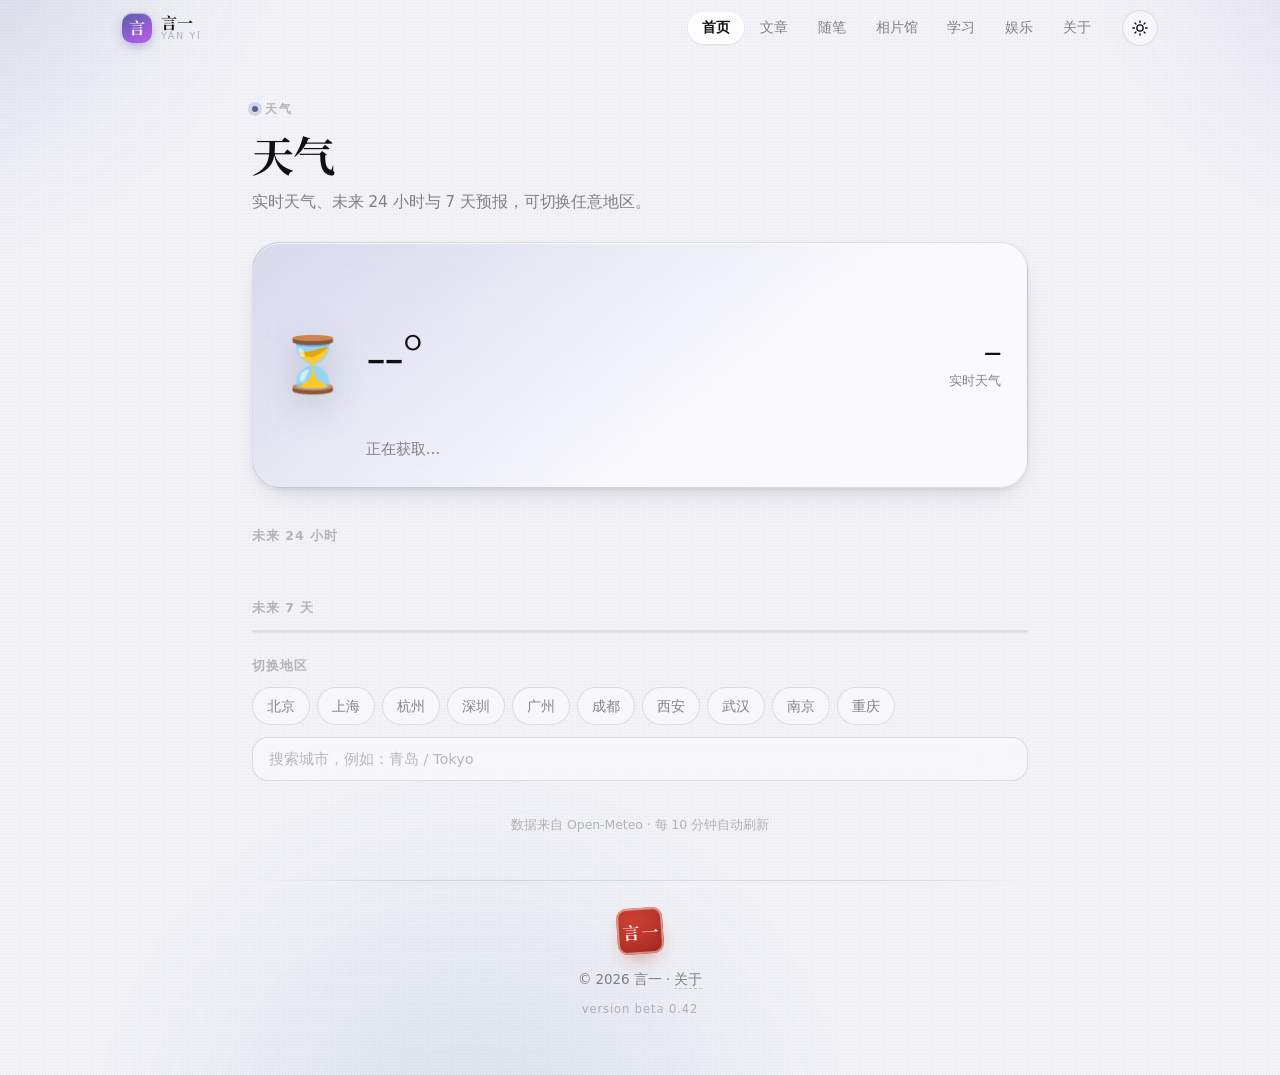
<file: weather.html>
<!DOCTYPE html>
<html lang="zh-CN" data-theme="light">
<head>
<meta charset="UTF-8">
<meta name="viewport" content="width=device-width,initial-scale=1,viewport-fit=cover">
<meta name="theme-color" content="#F2F2F7" media="(prefers-color-scheme: light)">
<meta name="theme-color" content="#000000" media="(prefers-color-scheme: dark)">
<title>天气 · 言一</title>
<meta name="description" content="逐小时与未来 7 天天气，可切换城市。">
<meta property="og:type" content="website">
<meta property="og:site_name" content="言一">
<meta property="og:title" content="天气 · 言一">
<meta property="og:description" content="逐小时与未来 7 天天气，可切换城市。">
<meta property="og:url" content="https://esahc-shen.github.io/FIRSTWEB/weather.html">
<meta property="og:image" content="https://esahc-shen.github.io/FIRSTWEB/photos/gallery-01-view.webp">
<meta name="twitter:card" content="summary_large_image">

<script>
(function(){
  document.documentElement.classList.add('js');
  try{
    var t = localStorage.getItem('theme');
    if(!t && window.matchMedia('(prefers-color-scheme: dark)').matches) t = 'dark';
    if(t) document.documentElement.dataset.theme = t;
  }catch(e){}
})();
</script>

<link rel="preconnect" href="https://fonts.googleapis.com">
<link rel="preconnect" href="https://fonts.gstatic.com" crossorigin>
<link href="https://fonts.googleapis.com/css2?family=Noto+Serif+SC:wght@400;600;700&display=swap" rel="stylesheet">
<link rel="stylesheet" href="assets/base.css">

<style>
/* =========================================================
   天气页
   ========================================================= */
.wv-page{
  max-width:820px;
  margin:0 auto;
  padding:0 var(--gutter) 44px;
}

.wv-hero{
  position:relative;
  display:flex;
  align-items:center;
  gap:20px;
  padding:26px 26px;
  margin-bottom:16px;
  border-radius:var(--r-xl);
  border:1px solid var(--line);
  background:linear-gradient(140deg,
    color-mix(in srgb, var(--accent) 16%, transparent),
    var(--glass) 62%);
  -webkit-backdrop-filter:var(--blur-strong);
  backdrop-filter:var(--blur-strong);
  box-shadow:var(--sh-2), inset 0 1px 0 var(--sheen);
  overflow:hidden;
}
.wv-hero::after{
  content:"";
  position:absolute;
  right:-30px;top:-40px;
  width:200px;height:200px;
  border-radius:50%;
  background:radial-gradient(circle at 40% 40%, color-mix(in srgb, var(--purple) 26%, transparent), transparent 68%);
  pointer-events:none;
}
.wv-icon{
  font-size:54px;
  line-height:1;
  flex-shrink:0;
  filter:drop-shadow(0 10px 18px rgba(15,23,42,.22));
  animation:popIn .6s var(--spring-soft) backwards;
}
.wv-temp{
  font-family:var(--serif);
  font-size:clamp(40px,9vw,56px);
  font-weight:600;
  line-height:1;
  letter-spacing:-.03em;
  font-variant-numeric:tabular-nums;
}
.wv-desc{font-size:15px;color:var(--text-2);margin:7px 0 0}
.wv-place{
  margin-left:auto;
  text-align:right;
  font-size:12.5px;
  color:var(--text-2);
  position:relative;
}
.wv-place b{
  display:block;
  font-size:17px;
  color:var(--text);
  font-weight:600;
  letter-spacing:-.01em;
  margin-bottom:4px;
}

.wv-facts{
  display:grid;
  grid-template-columns:repeat(4,1fr);
  gap:10px;
  margin-bottom:22px;
}
.fact{
  display:flex;flex-direction:column;align-items:center;gap:3px;
  padding:14px 8px;
  border:1px solid var(--line);
  border-radius:var(--r-l);
  background:var(--glass-thin);
  -webkit-backdrop-filter:var(--blur);
  backdrop-filter:var(--blur);
  box-shadow:inset 0 1px 0 var(--sheen);
  transition:transform var(--t) var(--spring-soft);
  animation:popIn .48s var(--spring-soft) backwards;
}
@media (hover:hover){.fact:hover{transform:translateY(-2px)}}
.fact b{font-size:16.5px;font-weight:600;font-variant-numeric:tabular-nums;letter-spacing:-.01em}
.fact span{font-size:11.5px;color:var(--text-3)}

.wv-sec{margin-bottom:24px}
.wv-sec-t{
  display:flex;
  align-items:center;
  font-size:12.5px;
  font-weight:600;
  letter-spacing:.08em;
  text-transform:uppercase;
  color:var(--text-3);
  margin:0 0 11px;
}

/* 逐时 */
.wv-hourly{
  display:flex;
  gap:8px;
  overflow-x:auto;
  padding:4px 2px 12px;
  scroll-snap-type:x proximity;
  overscroll-behavior-x:contain;
}
.hr{
  flex:0 0 auto;
  width:64px;
  display:flex;
  flex-direction:column;
  align-items:center;
  gap:5px;
  padding:12px 4px;
  border:1px solid var(--line);
  border-radius:var(--r-m);
  background:var(--glass-thin);
  -webkit-backdrop-filter:var(--blur);
  backdrop-filter:var(--blur);
  box-shadow:inset 0 1px 0 var(--sheen);
  scroll-snap-align:start;
  font-variant-numeric:tabular-nums;
  transition:transform var(--t) var(--spring-soft),background var(--t-fast);
  animation:riseIn .44s var(--ease) backwards;
}
@media (hover:hover){.hr:hover{transform:translateY(-3px)}}
.hr.is-now{
  border-color:color-mix(in srgb, var(--accent) 45%, transparent);
  background:color-mix(in srgb, var(--accent) 13%, transparent);
}
.hr-h{font-size:11px;color:var(--text-3)}
.hr.is-now .hr-h{color:var(--accent);font-weight:600}
.hr-i{font-size:18px;line-height:1}
.hr-t{font-size:14px;font-weight:600}
.hr-p{font-size:10.5px;color:var(--accent);min-height:14px}

/* 7 天 */
.wv-daily{
  border:1px solid var(--line);
  border-radius:var(--r-l);
  background:var(--glass);
  -webkit-backdrop-filter:var(--blur);
  backdrop-filter:var(--blur);
  box-shadow:var(--sh-1), inset 0 1px 0 var(--sheen);
  overflow:hidden;
}
.dy{
  display:grid;
  grid-template-columns:56px 32px 42px 1fr 42px 44px;
  align-items:center;
  gap:8px;
  padding:12px 16px;
  border-bottom:1px solid var(--line);
  font-variant-numeric:tabular-nums;
  transition:background var(--t-fast);
  animation:riseIn .46s var(--ease) backwards;
}
@media (hover:hover){.dy:hover{background:var(--fill)}}
.dy:last-child{border-bottom:0}
.dy-l{font-size:13px;color:var(--text-2)}
.dy-i{font-size:17px;line-height:1;text-align:center}
.dy-lo,.dy-hi{font-size:13.5px;text-align:center}
.dy-hi{font-weight:600}
.dy-bar{
  position:relative;
  height:5px;
  border-radius:5px;
  background:var(--fill-2);
  overflow:hidden;
}
.dy-bar i{
  position:absolute;top:0;bottom:0;
  border-radius:5px;
  background:linear-gradient(90deg,var(--teal),var(--accent));
  transform-origin:0 50%;
  animation:barIn .7s var(--ease) backwards;
}
@keyframes barIn{from{transform:scaleX(.1);opacity:.4}to{transform:scaleX(1);opacity:1}}
.dy-p{font-size:11.5px;color:var(--accent);text-align:right}

/* 地区切换 */
.wv-chips{display:flex;flex-wrap:wrap;gap:7px;margin-bottom:12px}
.wv-search{
  width:100%;
  height:44px;
  padding:0 16px;
  border:1px solid var(--line);
  border-radius:var(--r-m);
  background:var(--glass-thin);
  -webkit-backdrop-filter:var(--blur);
  backdrop-filter:var(--blur);
  font-size:14.5px;
  color:var(--text);
  outline:none;
  transition:border-color var(--t-fast),box-shadow var(--t-fast),background var(--t-fast);
}
.wv-search::placeholder{color:var(--text-3)}
.wv-search:focus{
  border-color:color-mix(in srgb, var(--accent) 60%, transparent);
  background:var(--surface);
  box-shadow:0 0 0 4px color-mix(in srgb, var(--accent) 16%, transparent);
}
.wv-results{display:flex;flex-direction:column;gap:7px;margin-top:10px}
.wv-result{
  display:flex;align-items:baseline;justify-content:space-between;gap:12px;
  padding:12px 16px;
  border:1px solid var(--line);
  border-radius:var(--r-m);
  background:var(--glass-thin);
  -webkit-backdrop-filter:var(--blur);
  backdrop-filter:var(--blur);
  font-size:14px;
  color:var(--text);
  cursor:pointer;
  text-align:left;
  transition:transform var(--t) var(--spring-soft),border-color var(--t-fast),background var(--t-fast);
  animation:riseIn .4s var(--ease) backwards;
}
@media (hover:hover){.wv-result:hover{border-color:color-mix(in srgb, var(--accent) 45%, transparent);transform:translateX(3px)}}
.wv-result span{font-size:12px;color:var(--text-3)}
.wv-empty{font-size:13px;color:var(--text-3);margin:6px 2px}

/* 刷新提示 */
.wv-refresh{
  display:flex;
  align-items:center;
  justify-content:center;
  gap:8px;
  margin:22px auto 0;
  font-size:12.5px;
  color:var(--text-3);
}

@media (max-width:720px){
  .wv-page{padding:0 var(--gutter) 34px}
  .wv-hero{padding:20px;gap:15px;border-radius:26px}
  .wv-icon{font-size:42px}
  .wv-facts{grid-template-columns:repeat(2,1fr);border-radius:22px}
  .dy{grid-template-columns:48px 26px 34px 1fr 34px 38px;gap:6px;padding:11px 12px}
  .dy-l{font-size:12px}
}
</style>
</head>

<body>

<div class="aura" aria-hidden="true"><i></i><i></i><i></i></div>

<header class="topnav" id="topnav">
  <div class="topnav-inner">
    <a class="brand" href="index.html">
      <span class="brand-mark">言</span>
      <span class="brand-text"><b>言一</b><i>Yán Yī</i></span>
    </a>
    <nav class="nav-links">
      <span class="nav-pill" aria-hidden="true"></span>
      <a href="index.html" data-match="index.html calendar.html weather.html">首页</a>
      <a href="articles.html" data-match="articles.html article-whitespace.html article-why-blog.html">文章</a>
      <a href="notes.html" data-match="notes.html">随笔</a>
      <a href="gallery.html" data-match="gallery.html">相片馆</a>
      <a href="study.html" data-match="study.html">学习</a>
      <a href="play.html" data-match="play.html">娱乐</a>
      <a href="about.html" data-match="about.html">关于</a>
    </nav>
    <div class="nav-actions">
      <button class="icon-btn theme-toggle" id="themeToggle" aria-label="切换深浅色主题">
        <svg class="icon-sun" viewBox="0 0 24 24" fill="none" stroke="currentColor" stroke-width="1.8" stroke-linecap="round">
          <circle cx="12" cy="12" r="4.2"/>
          <path d="M12 2.5v2M12 19.5v2M2.5 12h2M19.5 12h2M5.2 5.2l1.4 1.4M17.4 17.4l1.4 1.4M18.8 5.2l-1.4 1.4M6.6 17.4l-1.4 1.4"/>
        </svg>
        <svg class="icon-moon" viewBox="0 0 24 24" fill="none" stroke="currentColor" stroke-width="1.8" stroke-linecap="round" stroke-linejoin="round">
          <path d="M20.5 14.2A8.5 8.5 0 1 1 9.8 3.5a6.8 6.8 0 0 0 10.7 10.7z"/>
        </svg>
      </button>
    </div>
  </div>
  <div class="nav-progress" aria-hidden="true"></div>
</header>

<div class="page">

  <header class="site-header" style="max-width:820px">
    <p class="eyebrow">天气</p>
    <h1 class="page-title">天气</h1>
    <p class="page-sub">实时天气、未来 24 小时与 7 天预报，可切换任意地区。</p>
  </header>

  <main class="wv-page">

    <div class="wv-hero spot">
      <span class="wv-icon" id="wvIcon">⏳</span>
      <div>
        <p class="wv-temp" id="wvBig">--°</p>
        <p class="wv-desc" id="wvDesc">正在获取…</p>
      </div>
      <div class="wv-place">
        <b id="wvPlace">—</b>
        <span>实时天气</span>
      </div>
    </div>

    <div class="wv-facts" id="wvFacts"></div>

    <section class="wv-sec">
      <h3 class="wv-sec-t">未来 24 小时</h3>
      <div class="wv-hourly" id="wvHourly"></div>
    </section>

    <section class="wv-sec">
      <h3 class="wv-sec-t">未来 7 天<span class="push-right" id="wvSun" style="font-size:12px;opacity:.75;text-transform:none;letter-spacing:0"></span></h3>
      <div class="wv-daily" id="wvDaily"></div>
    </section>

    <section class="wv-sec">
      <h3 class="wv-sec-t">切换地区</h3>
      <div class="wv-chips" id="wvChips"></div>
      <input class="wv-search" id="wvSearch" type="search" placeholder="搜索城市，例如：青岛 / Tokyo" autocomplete="off">
      <div class="wv-results" id="wvResults"></div>
    </section>

    <p class="wv-refresh">数据来自 Open-Meteo · 每 10 分钟自动刷新</p>

  </main>

  <footer class="site-footer" style="max-width:820px">
    <span class="seal" aria-hidden="true">言一</span>
    <p class="foot-line">© 2026 言一 · <a class="foot-link" href="about.html">关于</a></p>
    <p class="foot-ver">version <span id="siteVersion">beta 0.42</span></p>
  </footer>

</div>

<nav class="tabbar" aria-label="主导航">
  <div class="tabbar-inner">
    <a class="tab" href="index.html" data-match="index.html calendar.html weather.html">
      <svg viewBox="0 0 24 24" fill="none" stroke="currentColor" stroke-width="1.7" stroke-linecap="round" stroke-linejoin="round"><path d="M4 10.6 12 4l8 6.6V19a1.6 1.6 0 0 1-1.6 1.6h-3.6v-5.4H9.2v5.4H5.6A1.6 1.6 0 0 1 4 19z"/></svg>
      <span>首页</span>
    </a>
    <a class="tab" href="articles.html" data-match="articles.html">
      <svg viewBox="0 0 24 24" fill="none" stroke="currentColor" stroke-width="1.7" stroke-linecap="round" stroke-linejoin="round"><path d="M7 3.6h6.6L18 8v12a1.4 1.4 0 0 1-1.4 1.4H7A1.4 1.4 0 0 1 5.6 20V5A1.4 1.4 0 0 1 7 3.6z"/><path d="M13.2 3.6V8H18M8.6 12.4h6.8M8.6 15.8h4.4"/></svg>
      <span>文章</span>
    </a>
    <a class="tab" href="notes.html" data-match="notes.html">
      <svg viewBox="0 0 24 24" fill="none" stroke="currentColor" stroke-width="1.7" stroke-linecap="round" stroke-linejoin="round"><path d="M20.2 3.8c-6.2.2-10.7 4.3-12.4 10L6 20l6.2-1.8c5.7-1.7 9.8-6.2 10-12.4z"/><path d="M14.6 9.4 6 20"/></svg>
      <span>随笔</span>
    </a>
    <a class="tab" href="gallery.html" data-match="gallery.html">
      <svg viewBox="0 0 24 24" fill="none" stroke="currentColor" stroke-width="1.7" stroke-linecap="round" stroke-linejoin="round"><rect x="3.6" y="4.8" width="16.8" height="14.4" rx="3.2"/><circle cx="9" cy="10" r="1.5"/><path d="m4.4 16.8 4.9-4.4 3.9 3.5 3-2.5 3.4 3"/></svg>
      <span>相片馆</span>
    </a>
    <a class="tab" href="study.html" data-match="study.html">
      <svg viewBox="0 0 24 24" fill="none" stroke="currentColor" stroke-width="1.7" stroke-linecap="round" stroke-linejoin="round"><path d="M2.6 4.6h5.8a3.6 3.6 0 0 1 3.6 3.6v12.2a3 3 0 0 0-3-3H2.6z"/><path d="M21.4 4.6h-5.8a3.6 3.6 0 0 0-3.6 3.6v12.2a3 3 0 0 1 3-3h6.4z"/></svg>
      <span>学习</span>
    </a>
    <a class="tab" href="play.html" data-match="play.html">
      <svg viewBox="0 0 24 24" fill="none" stroke="currentColor" stroke-width="1.7" stroke-linecap="round" stroke-linejoin="round"><rect x="3.6" y="3.6" width="16.8" height="16.8" rx="4.2"/><circle cx="8.6" cy="8.6" r="1.15" fill="currentColor" stroke="none"/><circle cx="15.4" cy="15.4" r="1.15" fill="currentColor" stroke="none"/><circle cx="15.4" cy="8.6" r="1.15" fill="currentColor" stroke="none"/><circle cx="8.6" cy="15.4" r="1.15" fill="currentColor" stroke="none"/></svg>
      <span>娱乐</span>
    </a>
  </div>
</nav>

<script src="assets/app.js" defer></script>
<script src="assets/weather.js" defer></script>
<script>
document.addEventListener('DOMContentLoaded', function () {
  YY.animate('.wv-hero', 0);
});
</script>

</body>
</html>
</file>
<file: assets/base.css>
/* =========================================================
   言一 · 共用样式
   Liquid Glass 设计系统（Apple iOS 27 风格）
   version beta 0.42
   ---------------------------------------------------------
   1. 设计令牌
   2. 基础与背景氛围
   3. 玻璃材质 / 卡片
   4. 按钮 / 分段控件 / 开关 / 滑块 / 标签
   5. 导航栏 + 底部标签栏
   6. 页头 / 页脚
   7. 动效系统（入场 / 揭示 / 按压 / 弹簧）
   8. 浮层：Toast / Sheet / 灯箱基座
   9. 响应式 / 无障碍
   ========================================================= */

/* ============ 1. 设计令牌 ============ */
:root{
  color-scheme:light;

  /* —— 系统色 —— */
  --blue:#0A84FF;
  --blue-deep:#0060DF;
  --green:#30D158;
  --teal:#40C8E0;
  --indigo:#5E5CE6;
  --purple:#BF5AF2;
  --pink:#FF375F;
  --orange:#FF9F0A;
  --yellow:#FFD60A;
  --red:#FF453A;
  --gray:#8E8E93;

  --accent:var(--blue);
  --accent-2:var(--teal);
  --accent-3:var(--purple);
  --festival:#FF3B30;

  /* 背景光晕三色（RGB 三元组，透明度在使用处按主题给出；
     节气主题色生效时由 app.js 整组改写） */
  --tone-c1:10,132,255;
  --tone-c2:191,90,242;
  --tone-c3:64,200,224;

  /* —— 底色 / 材质 —— */
  --bg:#F2F2F7;
  --bg-deep:#E7E7EE;
  --surface:#FFFFFF;
  --surface-2:#F7F7FA;

  --glass:rgba(255,255,255,.62);
  --glass-strong:rgba(255,255,255,.82);
  --glass-thin:rgba(255,255,255,.44);
  --glass-dark:rgba(255,255,255,.72);

  --fill:rgba(120,120,128,.12);
  --fill-2:rgba(120,120,128,.18);
  --fill-3:rgba(120,120,128,.26);

  --line:rgba(60,60,67,.14);
  --line-strong:rgba(60,60,67,.24);
  --sheen:rgba(255,255,255,.72);

  /* —— 文字 —— */
  --text:#111114;
  --text-2:rgba(60,60,67,.62);
  --text-3:rgba(60,60,67,.34);
  --on-accent:#FFFFFF;

  /* —— 圆角（连续曲率近似） —— */
  --r-xs:9px;
  --r-s:12px;
  --r-m:16px;
  --r-l:22px;
  --r-xl:28px;
  --r-full:999px;

  /* —— 阴影 —— */
  --sh-1:0 1px 2px rgba(16,24,40,.06), 0 1px 3px rgba(16,24,40,.04);
  --sh-2:0 2px 8px -2px rgba(16,24,40,.10), 0 12px 28px -14px rgba(16,24,40,.20);
  --sh-3:0 6px 18px -6px rgba(16,24,40,.16), 0 30px 60px -28px rgba(16,24,40,.30);
  --sh-glow:0 10px 30px -10px color-mix(in srgb, var(--accent) 45%, transparent);

  /* —— 动效 —— */
  --spring:cubic-bezier(.34,1.42,.5,1);
  --spring-soft:cubic-bezier(.28,1.16,.42,1);
  --ease:cubic-bezier(.22,1,.36,1);
  --ease-in-out:cubic-bezier(.4,0,.2,1);
  --t-fast:.18s;
  --t:.3s;
  --t-slow:.52s;

  --blur:saturate(180%) blur(28px);
  --blur-strong:saturate(200%) blur(44px);

  /* —— 布局 —— */
  --maxw:1080px;
  --narrow:760px;
  --nav-h:56px;
  --gutter:22px;
  --tabbar-h:0px;

  --font:-apple-system,BlinkMacSystemFont,"SF Pro Text","SF Pro Display","Segoe UI Variable Text",
         "Segoe UI","PingFang SC","Hiragino Sans GB","Microsoft YaHei UI","Microsoft YaHei",
         system-ui,sans-serif;
  --serif:"Noto Serif SC","Songti SC","STSong",Georgia,serif;
  --mono:ui-monospace,"SF Mono",SFMono-Regular,Menlo,Consolas,monospace;
}

[data-theme="dark"]{
  color-scheme:dark;

  --blue:#0A84FF;
  --blue-deep:#409CFF;
  --accent:var(--blue);
  --festival:#FF6961;

  --bg:#000000;
  --bg-deep:#0B0B0F;
  --surface:#1C1C1E;
  --surface-2:#2C2C2E;

  --glass:rgba(28,28,30,.60);
  --glass-strong:rgba(28,28,30,.82);
  --glass-thin:rgba(28,28,30,.42);
  --glass-dark:rgba(28,28,30,.72);

  --fill:rgba(120,120,128,.24);
  --fill-2:rgba(120,120,128,.32);
  --fill-3:rgba(120,120,128,.44);

  --line:rgba(255,255,255,.12);
  --line-strong:rgba(255,255,255,.22);
  --sheen:rgba(255,255,255,.22);

  --text:#F5F5F7;
  --text-2:rgba(235,235,245,.62);
  --text-3:rgba(235,235,245,.32);

  --sh-1:0 1px 2px rgba(0,0,0,.6);
  --sh-2:0 2px 10px -2px rgba(0,0,0,.7), 0 16px 32px -18px rgba(0,0,0,.9);
  --sh-3:0 10px 24px -8px rgba(0,0,0,.8), 0 40px 80px -34px rgba(0,0,0,1);
}

/* ============ 2. 基础与背景氛围 ============ */
*,*::before,*::after{box-sizing:border-box}

html{
  -webkit-text-size-adjust:100%;
  scroll-behavior:smooth;
}

body{
  margin:0;
  min-height:100dvh;
  background:var(--bg);
  color:var(--text);
  font-family:var(--font);
  font-size:16px;
  line-height:1.65;
  letter-spacing:-.005em;
  -webkit-font-smoothing:antialiased;
  -moz-osx-font-smoothing:grayscale;
  text-rendering:optimizeLegibility;
  transition:background var(--t) var(--ease), color var(--t) var(--ease);
  overflow-x:hidden;
}

/* 背景光晕：只用 transform / opacity 动画，全程 GPU 合成 */
.aura{
  position:fixed;
  inset:-20vmax;
  z-index:0;
  pointer-events:none;
  overflow:hidden;
}
.aura i{
  position:absolute;
  display:block;
  border-radius:50%;
  filter:blur(60px);
  opacity:.55;
  will-change:transform;
}
.aura i:nth-child(1){
  width:46vmax;height:46vmax;left:-6vmax;top:-8vmax;
  background:radial-gradient(circle at 35% 35%, rgba(var(--tone-c1),.55), transparent 68%);
  animation:auraA 26s var(--ease-in-out) infinite alternate;
}
.aura i:nth-child(2){
  width:40vmax;height:40vmax;right:-8vmax;top:-4vmax;
  background:radial-gradient(circle at 60% 40%, rgba(var(--tone-c2),.42), transparent 68%);
  animation:auraB 32s var(--ease-in-out) infinite alternate;
}
.aura i:nth-child(3){
  width:52vmax;height:52vmax;left:22%;bottom:-26vmax;
  background:radial-gradient(circle at 50% 50%, rgba(var(--tone-c3),.38), transparent 70%);
  animation:auraC 38s var(--ease-in-out) infinite alternate;
}
[data-theme="dark"] .aura i{opacity:.42;filter:blur(70px)}
[data-theme="dark"] .aura i:nth-child(1){background:radial-gradient(circle at 35% 35%, rgba(var(--tone-c1),.42), transparent 68%)}
[data-theme="dark"] .aura i:nth-child(2){background:radial-gradient(circle at 60% 40%, rgba(var(--tone-c2),.34), transparent 68%)}
[data-theme="dark"] .aura i:nth-child(3){background:radial-gradient(circle at 50% 50%, rgba(var(--tone-c3),.24), transparent 70%)}

/* 细腻颗粒，让大面积渐变更有质感 */
.aura::after{
  content:"";
  position:absolute;
  inset:0;
  background-image:radial-gradient(rgba(120,120,128,.16) .5px, transparent .5px);
  background-size:3px 3px;
  opacity:.5;
}

@keyframes auraA{from{transform:translate3d(0,0,0) scale(1)}to{transform:translate3d(8vmax,6vmax,0) scale(1.16)}}
@keyframes auraB{from{transform:translate3d(0,0,0) scale(1.08)}to{transform:translate3d(-7vmax,7vmax,0) scale(.94)}}
@keyframes auraC{from{transform:translate3d(0,0,0) scale(.96)}to{transform:translate3d(6vmax,-5vmax,0) scale(1.14)}}

.page{position:relative;z-index:1}
img{display:block;max-width:100%}
a{color:inherit}
button,input,select,textarea{font:inherit;color:inherit}
::selection{background:color-mix(in srgb, var(--accent) 32%, transparent);color:var(--text)}

:focus-visible{
  outline:2.5px solid color-mix(in srgb, var(--accent) 70%, transparent);
  outline-offset:2px;
  border-radius:6px;
}

/* 滚动条：细、无轨道，接近系统观感 */
*{scrollbar-width:thin;scrollbar-color:var(--fill-3) transparent}
*::-webkit-scrollbar{width:9px;height:9px}
*::-webkit-scrollbar-track{background:transparent}
*::-webkit-scrollbar-thumb{
  background:var(--fill-2);
  border:2.5px solid transparent;
  background-clip:content-box;
  border-radius:99px;
}
*::-webkit-scrollbar-thumb:hover{background:var(--fill-3);background-clip:content-box}

/* ============ 3. 玻璃材质 / 卡片 ============ */
.glass,
.card{
  position:relative;
  background:var(--glass);
  -webkit-backdrop-filter:var(--blur);
  backdrop-filter:var(--blur);
  border:1px solid var(--line);
  border-radius:var(--r-l);
  box-shadow:var(--sh-2), inset 0 1px 0 var(--sheen);
}

/* 顶部镜面高光：Liquid Glass 的关键一笔 */
.glass::before,
.card::before{
  content:"";
  position:absolute;
  inset:0;
  border-radius:inherit;
  pointer-events:none;
  background:linear-gradient(180deg,
    rgba(255,255,255,.42),
    rgba(255,255,255,.08) 34%,
    rgba(255,255,255,0) 58%);
  opacity:.85;
  transition:opacity var(--t) var(--ease);
}
[data-theme="dark"] .glass::before,
[data-theme="dark"] .card::before{
  background:linear-gradient(180deg,
    rgba(255,255,255,.14),
    rgba(255,255,255,.04) 34%,
    rgba(255,255,255,0) 58%);
}

.card--flat{background:var(--surface);-webkit-backdrop-filter:none;backdrop-filter:none}
.card--soft{background:var(--glass-thin)}

/* 指针跟随高光（.spot 由 app.js 更新 --mx/--my） */
.spot::after{
  content:"";
  position:absolute;
  inset:0;
  border-radius:inherit;
  pointer-events:none;
  background:radial-gradient(240px circle at var(--mx,50%) var(--my,0%),
    rgba(255,255,255,.55), rgba(255,255,255,0) 62%);
  opacity:0;
  transition:opacity var(--t) var(--ease);
}
[data-theme="dark"] .spot::after{
  background:radial-gradient(240px circle at var(--mx,50%) var(--my,0%),
    rgba(255,255,255,.18), rgba(255,255,255,0) 62%);
}
.spot:hover::after{opacity:1}

/* 可点击的卡片：悬停浮起 + 按压回弹 */
.lift{
  transition:transform var(--t-slow) var(--spring-soft),
             box-shadow var(--t-slow) var(--spring-soft),
             border-color var(--t) var(--ease),
             background var(--t) var(--ease);
}
@media (hover:hover){
  .lift:hover{
    transform:translateY(-4px) scale(1.006);
    box-shadow:var(--sh-3), inset 0 1px 0 var(--sheen);
  }
}
.lift:active{transform:translateY(-1px) scale(.985);transition-duration:.16s}

/* 分区小标签 */
.section-label{
  display:flex;
  align-items:center;
  gap:8px;
  font-size:12px;
  font-weight:600;
  letter-spacing:.08em;
  text-transform:uppercase;
  color:var(--text-2);
  margin:0 0 12px;
}
.section-label::after{
  content:"";
  flex:1;
  height:1px;
  background:linear-gradient(90deg,var(--line),transparent);
}

/* 把元素顶到行尾 */
.push-right{margin-left:auto}

/* ============ 4. 控件 ============ */
.btn{
  display:inline-flex;
  align-items:center;
  justify-content:center;
  gap:7px;
  height:38px;
  padding:0 16px;
  border:0;
  border-radius:var(--r-full);
  background:var(--fill);
  color:var(--text);
  font-size:14.5px;
  font-weight:500;
  text-decoration:none;
  cursor:pointer;
  white-space:nowrap;
  -webkit-tap-highlight-color:transparent;
  transition:transform var(--t-fast) var(--spring),
             background var(--t-fast) var(--ease),
             color var(--t-fast) var(--ease),
             box-shadow var(--t-fast) var(--ease),
             opacity var(--t-fast) var(--ease);
}
@media (hover:hover){.btn:hover{background:var(--fill-2)}}
.btn:active{transform:scale(.955)}

.btn--primary{
  background:var(--accent);
  color:var(--on-accent);
  box-shadow:var(--sh-glow);
}
@media (hover:hover){.btn--primary:hover{background:color-mix(in srgb, var(--accent) 88%, #000)}}

.btn--tint{
  background:color-mix(in srgb, var(--accent) 14%, transparent);
  color:var(--accent);
}
@media (hover:hover){.btn--tint:hover{background:color-mix(in srgb, var(--accent) 22%, transparent)}}

.btn--plain{background:transparent;color:var(--accent);padding:0 10px}
@media (hover:hover){.btn--plain:hover{background:color-mix(in srgb, var(--accent) 12%, transparent)}}

.btn--sm{height:31px;padding:0 12px;font-size:13.5px}
.btn[disabled],.btn.is-busy{opacity:.45;pointer-events:none}

/* 幽灵按钮（兼容旧标记） */
.ghost-btn{
  display:inline-flex;
  align-items:center;
  gap:6px;
  height:32px;
  padding:0 11px;
  border:0;
  border-radius:var(--r-full);
  background:none;
  font-size:13.5px;
  font-weight:500;
  color:var(--text-2);
  text-decoration:none;
  cursor:pointer;
  -webkit-tap-highlight-color:transparent;
  transition:color var(--t-fast),background var(--t-fast),transform var(--t-fast) var(--spring);
}
@media (hover:hover){.ghost-btn:hover{color:var(--accent);background:color-mix(in srgb, var(--accent) 12%, transparent)}}
.ghost-btn:active{transform:scale(.955)}
.ghost-btn .arw{transition:transform var(--t) var(--spring)}
@media (hover:hover){.ghost-btn:hover .arw{transform:translateX(3px)}}

.icon-btn{
  flex:0 0 auto;
  width:36px;height:36px;
  display:grid;place-items:center;
  border:1px solid var(--line);
  border-radius:var(--r-full);
  background:var(--glass-thin);
  -webkit-backdrop-filter:var(--blur);
  backdrop-filter:var(--blur);
  color:var(--text);
  cursor:pointer;
  -webkit-tap-highlight-color:transparent;
  transition:transform var(--t) var(--spring),background var(--t-fast),border-color var(--t-fast),color var(--t-fast);
}
@media (hover:hover){.icon-btn:hover{background:var(--fill-2);transform:translateY(-1px)}}
.icon-btn:active{transform:scale(.9)}
.icon-btn svg{width:18px;height:18px}

/* 主题按钮里的日 / 月图标交叉淡入 */
.theme-toggle .icon-moon{display:none}
[data-theme="dark"] .theme-toggle .icon-sun{display:none}
[data-theme="dark"] .theme-toggle .icon-moon{display:block}

/* —— 分段控件 —— */
.segmented{
  position:relative;
  display:inline-flex;
  align-items:center;
  gap:2px;
  padding:3px;
  border-radius:var(--r-full);
  background:var(--fill);
  -webkit-backdrop-filter:var(--blur);
  backdrop-filter:var(--blur);
  box-shadow:inset 0 1px 2px rgba(0,0,0,.05);
}
.seg-thumb{
  position:absolute;
  top:3px;bottom:3px;left:0;
  width:60px;
  border-radius:var(--r-full);
  background:var(--glass-strong);
  box-shadow:var(--sh-1), inset 0 1px 0 var(--sheen);
  transform:translateX(0);
  transition:transform .42s var(--spring), width .42s var(--spring), opacity var(--t) var(--ease);
  pointer-events:none;
  opacity:0;
}
.seg-thumb.is-ready{opacity:1}
[data-theme="dark"] .seg-thumb{background:rgba(99,99,102,.72)}
.seg-item{
  position:relative;
  z-index:1;
  height:30px;
  padding:0 14px;
  border:0;
  border-radius:var(--r-full);
  background:none;
  font-size:13.5px;
  font-weight:500;
  color:var(--text-2);
  cursor:pointer;
  white-space:nowrap;
  -webkit-tap-highlight-color:transparent;
  transition:color var(--t) var(--ease),transform var(--t-fast) var(--spring);
}
.seg-item.is-on{color:var(--text);font-weight:600}
.seg-item:active{transform:scale(.95)}

/* —— 开关 —— */
.switch{
  position:relative;
  flex:0 0 auto;
  width:49px;height:30px;
  border:0;padding:0;
  border-radius:var(--r-full);
  background:var(--fill-3);
  cursor:pointer;
  -webkit-tap-highlight-color:transparent;
  transition:background var(--t) var(--ease);
}
.switch::after{
  content:"";
  position:absolute;
  top:2px;left:2px;
  width:26px;height:26px;
  border-radius:50%;
  background:#fff;
  box-shadow:0 2px 6px rgba(0,0,0,.2), 0 0 1px rgba(0,0,0,.12);
  transition:transform .34s var(--spring), width .34s var(--spring);
}
.switch[aria-checked="true"]{background:var(--green)}
.switch[aria-checked="true"]::after{transform:translateX(19px)}
.switch:active::after{width:29px}
.switch[aria-checked="true"]:active::after{transform:translateX(16px)}

/* —— 滑块 —— */
.slider{
  -webkit-appearance:none;
  appearance:none;
  width:100%;
  height:30px;
  background:transparent;
  cursor:pointer;
}
.slider::-webkit-slider-runnable-track{
  height:6px;
  border-radius:99px;
  background:linear-gradient(90deg,var(--accent) var(--fill-pct,60%), var(--fill-2) var(--fill-pct,60%));
}
.slider::-webkit-slider-thumb{
  -webkit-appearance:none;
  appearance:none;
  width:26px;height:26px;
  margin-top:-10px;
  border-radius:50%;
  background:#fff;
  border:.5px solid rgba(0,0,0,.06);
  box-shadow:0 2px 8px rgba(0,0,0,.22);
  transition:transform var(--t-fast) var(--spring);
}
.slider:active::-webkit-slider-thumb{transform:scale(1.12)}
.slider::-moz-range-track{height:6px;border-radius:99px;background:var(--fill-2)}
.slider::-moz-range-progress{height:6px;border-radius:99px;background:var(--accent)}
.slider::-moz-range-thumb{
  width:24px;height:24px;border:0;border-radius:50%;background:#fff;
  box-shadow:0 2px 8px rgba(0,0,0,.22);
}

/* —— 标签 / 胶囊 —— */
.tag{
  display:inline-flex;
  align-items:center;
  gap:5px;
  font-size:12px;
  font-weight:600;
  padding:3px 10px;
  border-radius:var(--r-full);
  background:color-mix(in srgb, var(--accent) 14%, transparent);
  color:var(--accent);
  white-space:nowrap;
}
.tag--2{background:color-mix(in srgb, var(--teal) 16%, transparent);color:color-mix(in srgb, var(--teal) 82%, #000)}
.tag--3{background:color-mix(in srgb, var(--purple) 15%, transparent);color:var(--purple)}
.tag--fest{background:color-mix(in srgb, var(--festival) 14%, transparent);color:var(--festival)}
.tag--gray{background:var(--fill);color:var(--text-2)}
[data-theme="dark"] .tag--2{color:var(--teal)}

.chip{
  padding:7px 14px;
  border:1px solid var(--line);
  border-radius:var(--r-full);
  background:var(--glass-thin);
  font-size:13.5px;
  font-weight:500;
  color:var(--text-2);
  cursor:pointer;
  -webkit-tap-highlight-color:transparent;
  transition:transform var(--t-fast) var(--spring),color var(--t-fast),border-color var(--t-fast),background var(--t-fast);
}
@media (hover:hover){.chip:hover{color:var(--accent);border-color:color-mix(in srgb, var(--accent) 45%, transparent);transform:translateY(-1px)}}
.chip:active{transform:scale(.95)}
.chip.is-on{
  background:var(--accent);
  border-color:transparent;
  color:var(--on-accent);
  box-shadow:var(--sh-glow);
}

/* ============ 5. 导航栏 + 底部标签栏 ============ */
.topnav{
  position:sticky;
  top:0;
  z-index:200;
  background:transparent;
  transition:background var(--t) var(--ease), box-shadow var(--t) var(--ease);
}
.topnav::after{
  content:"";
  position:absolute;
  inset:0;
  z-index:-1;
  background:var(--glass);
  -webkit-backdrop-filter:var(--blur-strong);
  backdrop-filter:var(--blur-strong);
  opacity:0;
  transition:opacity var(--t) var(--ease);
}
.topnav.is-solid::after{opacity:1}
.topnav.is-solid{box-shadow:0 1px 0 var(--line)}
.topnav-inner{
  position:relative;
  max-width:var(--maxw);
  height:var(--nav-h);
  margin:0 auto;
  padding:0 var(--gutter);
  display:flex;
  align-items:center;
  gap:14px;
}
/* 顶部进度条 */
.nav-progress{
  position:absolute;
  left:0;right:0;bottom:0;
  height:2px;
  background:linear-gradient(90deg,var(--accent),var(--purple));
  transform-origin:0 50%;
  transform:scaleX(var(--p,0));
  opacity:0;
  transition:opacity var(--t) var(--ease);
}
.topnav.is-solid .nav-progress{opacity:.9}

.brand{
  display:flex;
  align-items:center;
  gap:9px;
  margin-right:auto;
  text-decoration:none;
  color:var(--text);
  white-space:nowrap;
  -webkit-tap-highlight-color:transparent;
}
.brand-mark{
  width:30px;height:30px;
  display:grid;place-items:center;
  border-radius:10px;
  background:linear-gradient(150deg,var(--accent),var(--purple));
  color:#fff;
  font-family:var(--serif);
  font-size:16px;
  font-weight:700;
  box-shadow:0 4px 14px -4px color-mix(in srgb, var(--accent) 70%, transparent),
             inset 0 1px 0 rgba(255,255,255,.5);
  transition:transform var(--t) var(--spring);
}
@media (hover:hover){.brand:hover .brand-mark{transform:rotate(-6deg) scale(1.06)}}
.brand-text{display:flex;flex-direction:column;line-height:1.05}
.brand-text b{font-family:var(--serif);font-size:16px;font-weight:700;letter-spacing:.02em}
.brand-text i{font-style:normal;font-size:9.5px;letter-spacing:.18em;color:var(--text-3);text-transform:uppercase}

.nav-links{
  position:relative;
  display:flex;
  align-items:center;
  gap:2px;
  padding:3px;
  border-radius:var(--r-full);
}
.nav-pill{
  position:absolute;
  top:3px;bottom:3px;left:0;
  width:0;
  border-radius:var(--r-full);
  background:var(--glass-strong);
  box-shadow:var(--sh-1), inset 0 1px 0 var(--sheen);
  opacity:0;
  transition:transform .5s var(--spring), width .5s var(--spring), opacity var(--t) var(--ease);
  pointer-events:none;
}
[data-theme="dark"] .nav-pill{background:rgba(99,99,102,.66)}
.nav-pill.is-ready{opacity:1}
.nav-links a{
  position:relative;
  z-index:1;
  display:inline-flex;
  align-items:center;
  height:32px;
  padding:0 14px;
  border-radius:var(--r-full);
  font-size:14px;
  font-weight:500;
  color:var(--text-2);
  text-decoration:none;
  -webkit-tap-highlight-color:transparent;
  transition:color var(--t) var(--ease), transform var(--t-fast) var(--spring);
}
@media (hover:hover){.nav-links a:hover{color:var(--text)}}
.nav-links a:active{transform:scale(.95)}
.nav-links a.is-active{color:var(--text);font-weight:600}

.nav-actions{display:flex;align-items:center;gap:8px}

/* 底部标签栏（移动端） */
.tabbar{
  position:fixed;
  left:0;right:0;bottom:0;
  z-index:200;
  display:none;
  padding:6px 8px calc(6px + env(safe-area-inset-bottom,0px));
  background:var(--glass-strong);
  -webkit-backdrop-filter:var(--blur-strong);
  backdrop-filter:var(--blur-strong);
  border-top:1px solid var(--line);
}
.tabbar-inner{display:flex;align-items:stretch;justify-content:space-around;max-width:520px;margin:0 auto}
.tab{
  flex:1 1 0;
  display:flex;
  flex-direction:column;
  align-items:center;
  gap:3px;
  padding:5px 2px 3px;
  border-radius:var(--r-s);
  color:var(--text-3);
  text-decoration:none;
  font-size:10.5px;
  font-weight:500;
  -webkit-tap-highlight-color:transparent;
  transition:color var(--t) var(--ease), transform var(--t) var(--spring);
}
.tab svg{width:23px;height:23px;transition:transform var(--t) var(--spring)}
.tab:active{transform:scale(.92)}
.tab.is-active{color:var(--accent)}
.tab.is-active svg{transform:translateY(-1px) scale(1.06)}

/* ============ 6. 页头 / 页脚 ============ */
.site-header{
  max-width:var(--maxw);
  margin:0 auto;
  padding:38px var(--gutter) 26px;
}
.eyebrow{
  display:inline-flex;
  align-items:center;
  gap:7px;
  font-size:11.5px;
  font-weight:600;
  letter-spacing:.14em;
  text-transform:uppercase;
  color:var(--text-3);
  margin:0 0 12px;
}
.eyebrow::before{
  content:"";
  width:6px;height:6px;border-radius:50%;
  background:var(--accent);
  box-shadow:0 0 0 4px color-mix(in srgb, var(--accent) 18%, transparent);
}
.page-title{
  font-family:var(--serif);
  font-size:clamp(30px,5.4vw,42px);
  font-weight:700;
  letter-spacing:-.02em;
  line-height:1.16;
  margin:0 0 10px;
}
.page-sub{
  margin:0;
  color:var(--text-2);
  font-size:15.5px;
  max-width:52ch;
  line-height:1.7;
}

.site-footer{
  position:relative;
  max-width:var(--maxw);
  margin:0 auto;
  padding:28px var(--gutter) calc(56px + var(--tabbar-h));
  text-align:center;
  color:var(--text-2);
  font-size:13px;
}
.site-footer::before{
  content:"";
  position:absolute;
  top:0;left:var(--gutter);right:var(--gutter);
  height:1px;
  background:linear-gradient(90deg,transparent,var(--line) 18%,var(--line) 82%,transparent);
}
.site-footer p{margin:0}
.foot-stats{
  display:flex;
  justify-content:center;
  gap:14px;
  margin:0 0 20px;
}
.stat{
  min-width:112px;
  display:flex;
  flex-direction:column;
  align-items:center;
  gap:1px;
  padding:12px 18px;
  border-radius:var(--r-m);
  background:var(--glass-thin);
  -webkit-backdrop-filter:var(--blur);
  backdrop-filter:var(--blur);
  border:1px solid var(--line);
  box-shadow:inset 0 1px 0 var(--sheen);
}
.stat b{
  font-size:20px;
  font-weight:600;
  letter-spacing:-.01em;
  font-variant-numeric:tabular-nums;
}
.stat i{font-style:normal;font-size:11.5px;color:var(--text-2)}
.stat i.off{opacity:.6}
.foot-line{font-size:13.5px;color:var(--text-2)}
.foot-link{
  color:var(--text-2);
  text-decoration:none;
  border-bottom:1px dashed var(--line-strong);
  padding-bottom:1px;
  transition:color var(--t-fast),border-color var(--t-fast);
}
@media (hover:hover){
  .foot-link:hover{color:var(--accent);border-color:color-mix(in srgb,var(--accent) 45%,transparent)}
}
.foot-ver{
  margin-top:10px !important;
  font-size:11.5px;
  letter-spacing:.08em;
  color:var(--text-3);
  font-variant-numeric:tabular-nums;
}

/* ============ 7. 动效系统 ============ */
@keyframes riseIn{
  from{opacity:0;transform:translate3d(0,14px,0) scale(.985)}
  to{opacity:1;transform:none}
}
@keyframes popIn{
  0%{opacity:0;transform:scale(.9)}
  60%{opacity:1;transform:scale(1.014)}
  100%{opacity:1;transform:scale(1)}
}
@keyframes sheen{
  from{transform:translateX(-120%)}
  to{transform:translateX(220%)}
}
@keyframes shimmer{
  from{background-position:-140% 0}
  to{background-position:240% 0}
}

/* JS 可用时才隐藏待入场元素，避免无脚本时白屏 */
.js .reveal{opacity:0;transform:translate3d(0,16px,0) scale(.99)}
.js .reveal.is-in{
  animation:riseIn .62s var(--ease) both;
  animation-delay:var(--d,0ms);
}
.enter{animation:riseIn .55s var(--ease) both;animation-delay:var(--d,0ms)}
.pop{animation:popIn .5s var(--spring-soft) both}

/* 骨架屏 */
.skeleton{
  border-radius:var(--r-s);
  background:linear-gradient(90deg,
    var(--fill) 0%, var(--fill-2) 42%, var(--fill) 78%);
  background-size:220% 100%;
  animation:shimmer 1.5s linear infinite;
  color:transparent !important;
}

/* 图标按钮的通用旋转 */
.spin{animation:spin 1s linear infinite}
@keyframes spin{to{transform:rotate(360deg)}}

/* ============ 8. 浮层 ============ */
/* Toast */
.toast-host{
  position:fixed;
  left:50%;
  bottom:calc(26px + var(--tabbar-h));
  z-index:900;
  display:flex;
  flex-direction:column;
  align-items:center;
  gap:9px;
  transform:translateX(-50%);
  pointer-events:none;
  width:max-content;
  max-width:92vw;
}
.toast{
  display:flex;
  align-items:center;
  gap:9px;
  padding:11px 18px;
  border-radius:var(--r-full);
  background:var(--glass-strong);
  -webkit-backdrop-filter:var(--blur-strong);
  backdrop-filter:var(--blur-strong);
  border:1px solid var(--line);
  box-shadow:var(--sh-3), inset 0 1px 0 var(--sheen);
  font-size:14px;
  font-weight:500;
  color:var(--text);
  animation:toastIn .48s var(--spring) both;
}
.toast.is-out{animation:toastOut .3s var(--ease-in-out) both}
.toast--ok::before{content:"✓";color:var(--green);font-weight:700}
.toast--warn::before{content:"!";color:var(--orange);font-weight:700}
@keyframes toastIn{
  from{opacity:0;transform:translateY(18px) scale(.92)}
  to{opacity:1;transform:none}
}
@keyframes toastOut{
  to{opacity:0;transform:translateY(10px) scale(.96)}
}

/* Sheet（底部抽屉） */
.sheet{
  position:fixed;
  inset:0;
  z-index:800;
  display:flex;
  align-items:flex-end;
  justify-content:center;
  padding:0;
  visibility:hidden;
}
.sheet.is-open{visibility:visible}
.sheet-backdrop{
  position:absolute;
  inset:0;
  background:rgba(10,12,18,.36);
  -webkit-backdrop-filter:blur(3px);
  backdrop-filter:blur(3px);
  opacity:0;
  transition:opacity var(--t) var(--ease);
}
.sheet.is-open .sheet-backdrop{opacity:1}
.sheet-panel{
  position:relative;
  width:min(560px,100%);
  max-height:min(86dvh,860px);
  display:flex;
  flex-direction:column;
  margin:0 0 0;
  padding:10px 20px calc(24px + env(safe-area-inset-bottom,0px));
  border-radius:var(--r-xl) var(--r-xl) 0 0;
  background:var(--glass-strong);
  -webkit-backdrop-filter:var(--blur-strong);
  backdrop-filter:var(--blur-strong);
  border:1px solid var(--line);
  border-bottom:0;
  box-shadow:0 -20px 60px -20px rgba(0,0,0,.4), inset 0 1px 0 var(--sheen);
  transform:translateY(102%);
  transition:transform .52s var(--spring);
  will-change:transform;
}
.sheet.is-open .sheet-panel{transform:none}
.sheet.is-dragging .sheet-panel{transition:none}
.sheet-grab{
  width:38px;height:5px;
  border-radius:99px;
  background:var(--fill-3);
  margin:4px auto 14px;
}
.sheet-head{
  display:flex;
  align-items:center;
  gap:12px;
  padding-bottom:14px;
  border-bottom:1px solid var(--line);
}
.sheet-title{font-size:19px;font-weight:650;letter-spacing:-.015em;margin:0}
.sheet-sub{margin:2px 0 0;font-size:13px;color:var(--text-2)}
.sheet-body{
  flex:1 1 auto;
  min-height:0;
  overflow-y:auto;
  overscroll-behavior:contain;
  padding:16px 2px 6px;
  margin:0 -2px;
}
@media (min-width:721px){
  .sheet{align-items:center;padding:32px}
  .sheet-panel{
    border-radius:var(--r-xl);
    border-bottom:1px solid var(--line);
    max-height:min(84dvh,820px);
    transform:translateY(26px) scale(.96);
    opacity:0;
    transition:transform .5s var(--spring), opacity .3s var(--ease);
  }
  .sheet.is-open .sheet-panel{opacity:1}
  .sheet-grab{display:none}
}

/* 灯箱基座（相片馆） */
.lightbox{
  position:fixed;
  inset:0;
  z-index:700;
  display:flex;
  align-items:center;
  justify-content:center;
  padding:44px 72px;
  background:rgba(6,8,14,.72);
  -webkit-backdrop-filter:blur(26px) saturate(160%);
  backdrop-filter:blur(26px) saturate(160%);
  opacity:0;
  pointer-events:none;
  transition:opacity var(--t) var(--ease), backdrop-filter var(--t) var(--ease);
}
.lightbox.is-open{opacity:1;pointer-events:auto}

/* ============ 9. 页面切换：跨文档 View Transition ============
   支持的浏览器里，站内跳转是柔和的交叉淡入；不支持就正常跳转。 */
@view-transition{navigation:auto}

::view-transition-old(root),
::view-transition-new(root){
  animation-duration:.34s;
  animation-timing-function:var(--ease);
}
.topnav{view-transition-name:topnav}
::view-transition-old(topnav),
::view-transition-new(topnav){animation-duration:.34s}

/* 深浅色切换：从按钮扩散的圆形揭示 */
.theme-vt::view-transition-old(root){animation:none}
.theme-vt::view-transition-new(root){
  animation:revealCircle .58s var(--ease) both;
  mix-blend-mode:normal;
}
@keyframes revealCircle{
  from{clip-path:circle(0px at var(--vt-x,50%) var(--vt-y,0%))}
  to{clip-path:circle(145vmax at var(--vt-x,50%) var(--vt-y,0%))}
}

/* ============ 10. 响应式 / 无障碍 ============ */
@media (max-width:720px){
  :root{--nav-h:52px;--gutter:18px;--tabbar-h:62px}
  .nav-links{display:none}
  .tabbar{display:block}
  .site-header{padding:26px var(--gutter) 22px}
  .page-title{font-size:clamp(26px,7.4vw,32px)}
  .page-sub{font-size:15px}
  .foot-stats{gap:10px}
  .stat{min-width:96px;padding:10px 14px}
  .sheet-panel{width:100%}
}

@media (prefers-reduced-motion:reduce){
  *,*::before,*::after{
    animation-duration:.001ms !important;
    animation-iteration-count:1 !important;
    transition-duration:.001ms !important;
    scroll-behavior:auto !important;
  }
  .aura i{animation:none}
}

/* 打印 */
@media print{
  .topnav,.tabbar,.aura,.site-footer{display:none !important}
}

/* ============ 11. 个人化印记 ============ */
/* 朱砂印章：页脚的落款 */
.seal{
  display:inline-grid;
  place-items:center;
  width:46px;height:46px;
  margin:0 auto 14px;
  border-radius:10px;
  background:linear-gradient(150deg,#D43D2E,#A91F14);
  color:#FFF3E8;
  font-family:var(--serif);
  font-size:17px;
  font-weight:700;
  letter-spacing:2px;
  text-indent:2px;
  line-height:1;
  transform:rotate(-4deg);
  box-shadow:0 10px 20px -9px rgba(212,61,46,.6),
             inset 0 0 0 2px rgba(255,243,232,.5),
             inset 0 0 14px rgba(110,8,2,.4);
  opacity:.94;
  user-select:none;
  transition:transform var(--t) var(--spring), opacity var(--t);
}
@media (hover:hover){.seal:hover{transform:rotate(0deg) scale(1.05);opacity:1}}

/* 点击墨点涟漪（app.js 注入） */
.ink{
  position:fixed;
  z-index:950;
  width:10px;height:10px;
  margin:-5px 0 0 -5px;
  border-radius:50%;
  background:radial-gradient(circle at 40% 40%,
    color-mix(in srgb, var(--accent) 88%, #fff),
    var(--purple));
  pointer-events:none;
  animation:inkPop .62s var(--ease) forwards;
}
@keyframes inkPop{
  0%{transform:scale(.35);opacity:.65}
  100%{transform:scale(3);opacity:0}
}

/* Logo 彩带彩蛋（app.js 注入） */
.confetti{
  position:fixed;
  z-index:960;
  width:8px;height:8px;
  border-radius:2.5px;
  pointer-events:none;
}

/* ============ 12. 文章正文排版 ============ */
.article-wrap{
  max-width:var(--narrow);
  margin:0 auto;
  padding:0 var(--gutter) 40px;
}
.article-head{margin-bottom:22px}
.article-head .meta{margin-top:14px}
.article-title{
  font-family:var(--serif);
  font-size:clamp(28px,5.6vw,38px);
  font-weight:700;
  letter-spacing:-.02em;
  line-height:1.32;
  margin:10px 0 0;
}
.article-cover{
  margin:0 0 30px;
  border-radius:var(--r-xl);
  overflow:hidden;
  box-shadow:var(--sh-2), inset 0 0 0 1px var(--line);
}
.article-cover img{
  width:100%;
  aspect-ratio:21/10;
  object-fit:cover;
}
.article-body{
  font-family:var(--serif);
  font-size:16.5px;
  line-height:2.05;
  letter-spacing:.01em;
  color:var(--text);
}
.article-body p{margin:0 0 1.35em}
/* 首字下沉 */
.article-body .lede::first-letter{
  float:left;
  font-size:3.15em;
  font-weight:700;
  line-height:.86;
  padding:6px 10px 0 0;
  color:var(--accent);
}
.article-body h2{
  font-size:22px;
  font-weight:700;
  line-height:1.5;
  margin:2.1em 0 .85em;
  padding-left:13px;
  border-left:3px solid transparent;
  border-image:linear-gradient(180deg,var(--accent),var(--purple)) 1;
}
.article-body strong{font-weight:700}
.article-body em{font-style:italic}
/* 拉页引文 */
.article-body blockquote{
  margin:1.9em 0;
  padding:22px 26px;
  border-radius:var(--r-l);
  background:color-mix(in srgb, var(--accent) 7%, transparent);
  border:1px solid color-mix(in srgb, var(--accent) 16%, transparent);
  font-size:17px;
  line-height:1.95;
  color:var(--text);
}
.article-body blockquote p{margin:0}
.article-body blockquote p + p{margin-top:.8em}
/* 装饰分隔线 */
.article-body hr{
  border:0;
  margin:2.4em auto;
  width:120px;height:14px;
  background-image:radial-gradient(circle, var(--text-3) 1.6px, transparent 1.7px);
  background-size:24px 14px;
  background-repeat:repeat-x;
  background-position:center;
  opacity:.7;
}
.article-body ul,.article-body ol{margin:0 0 1.35em;padding-left:1.4em}
.article-body li{margin-bottom:.45em;line-height:1.95}
.article-body a{color:var(--accent);text-decoration:underline;text-underline-offset:3px;text-decoration-color:color-mix(in srgb,var(--accent) 45%,transparent)}
/* 上一篇 / 下一篇 */
.article-nav{
  display:grid;
  grid-template-columns:1fr 1fr;
  gap:14px;
  margin-top:44px;
  padding-top:26px;
  border-top:1px solid var(--line);
}
.anav{
  display:flex;
  flex-direction:column;
  gap:5px;
  padding:16px 19px;
  border-radius:var(--r-l);
  background:var(--glass);
  -webkit-backdrop-filter:var(--blur);
  backdrop-filter:var(--blur);
  border:1px solid var(--line);
  box-shadow:var(--sh-1), inset 0 1px 0 var(--sheen);
  text-decoration:none;
  color:inherit;
  transition:transform var(--t) var(--spring-soft), box-shadow var(--t) var(--spring-soft), border-color var(--t-fast);
}
@media (hover:hover){
  .anav:hover{transform:translateY(-3px);box-shadow:var(--sh-2), inset 0 1px 0 var(--sheen);border-color:color-mix(in srgb,var(--accent) 35%,transparent)}
}
.anav span{font-size:12px;color:var(--text-3)}
.anav b{
  font-family:var(--serif);
  font-size:15px;font-weight:600;line-height:1.55;
  display:-webkit-box;
  -webkit-line-clamp:2;
  -webkit-box-orient:vertical;
  overflow:hidden;
}
.anav--next{text-align:right;align-items:flex-end}
.anav--empty{visibility:hidden}
@media (max-width:720px){
  .article-wrap{padding:0 var(--gutter) 30px}
  .article-body{font-size:16px;line-height:1.98}
  .article-nav{grid-template-columns:1fr;gap:11px}
  .anav--next{text-align:left;align-items:flex-start}
}
</file>
